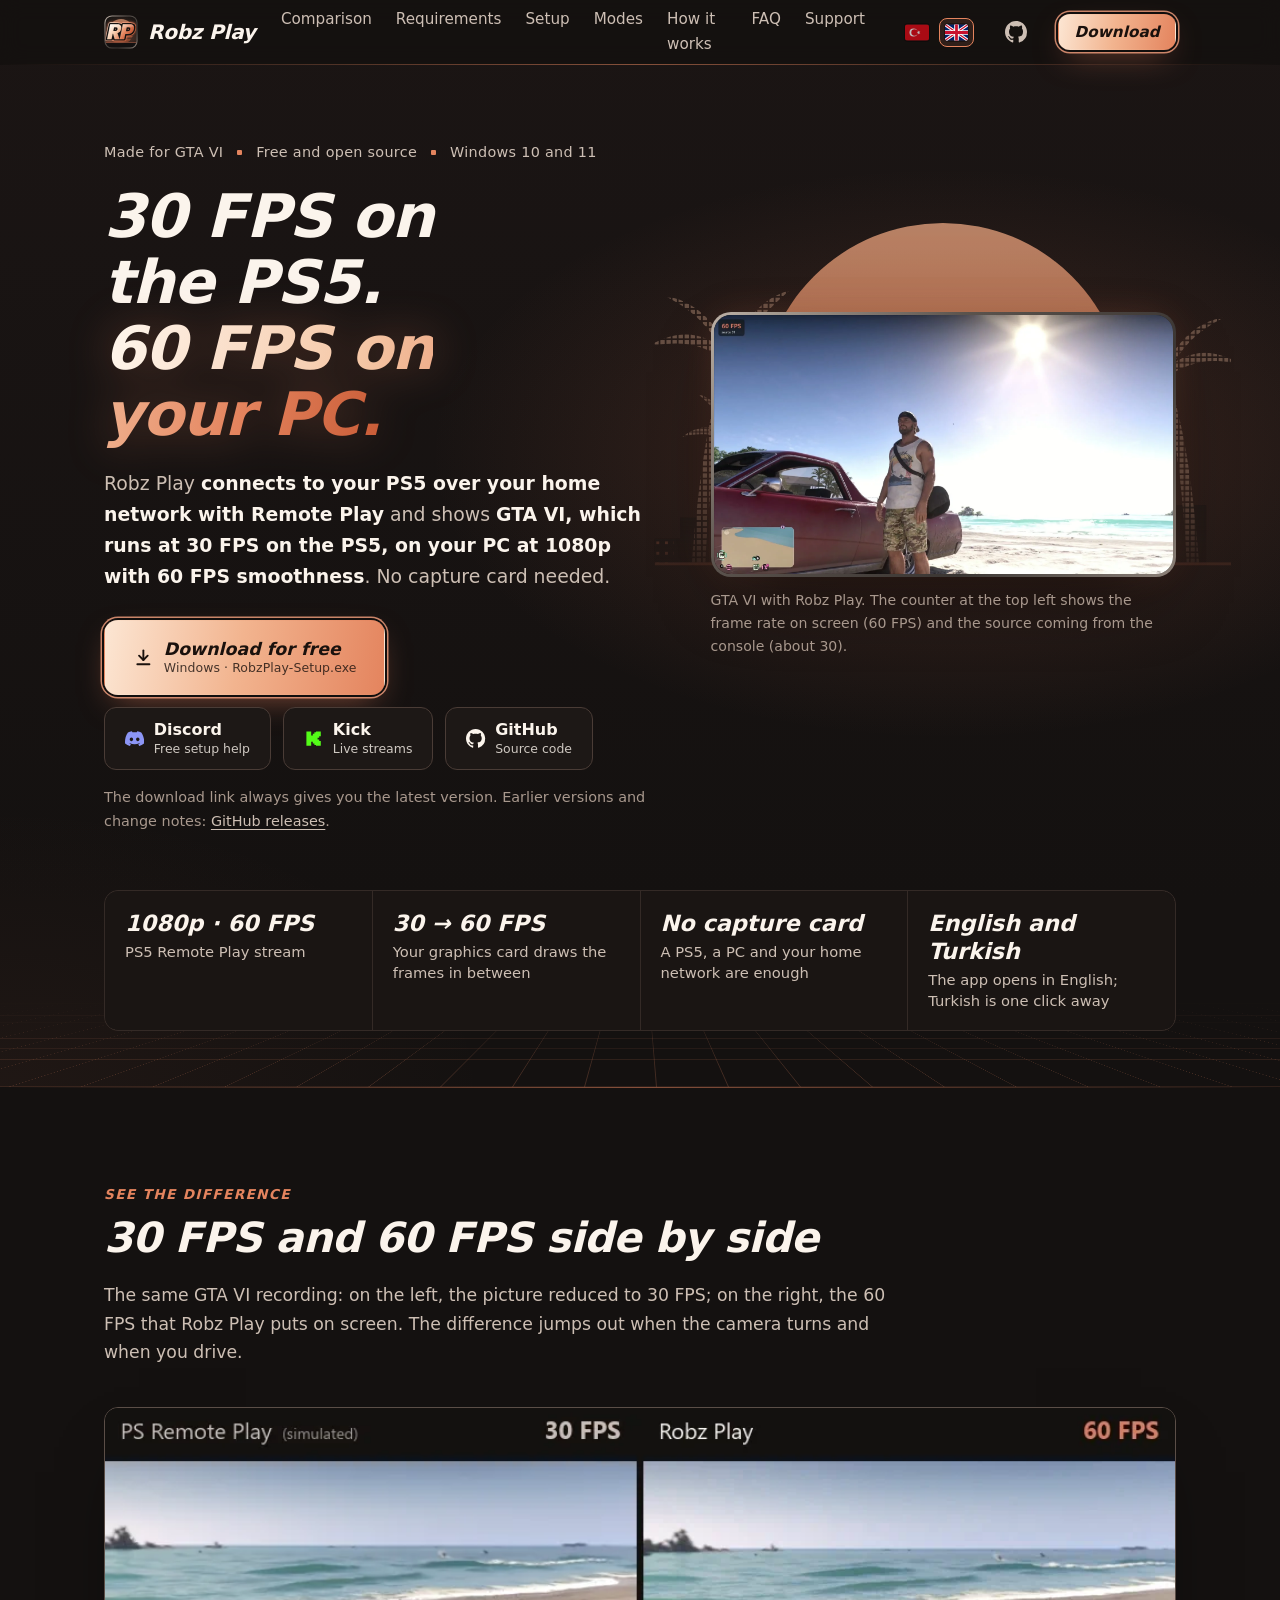
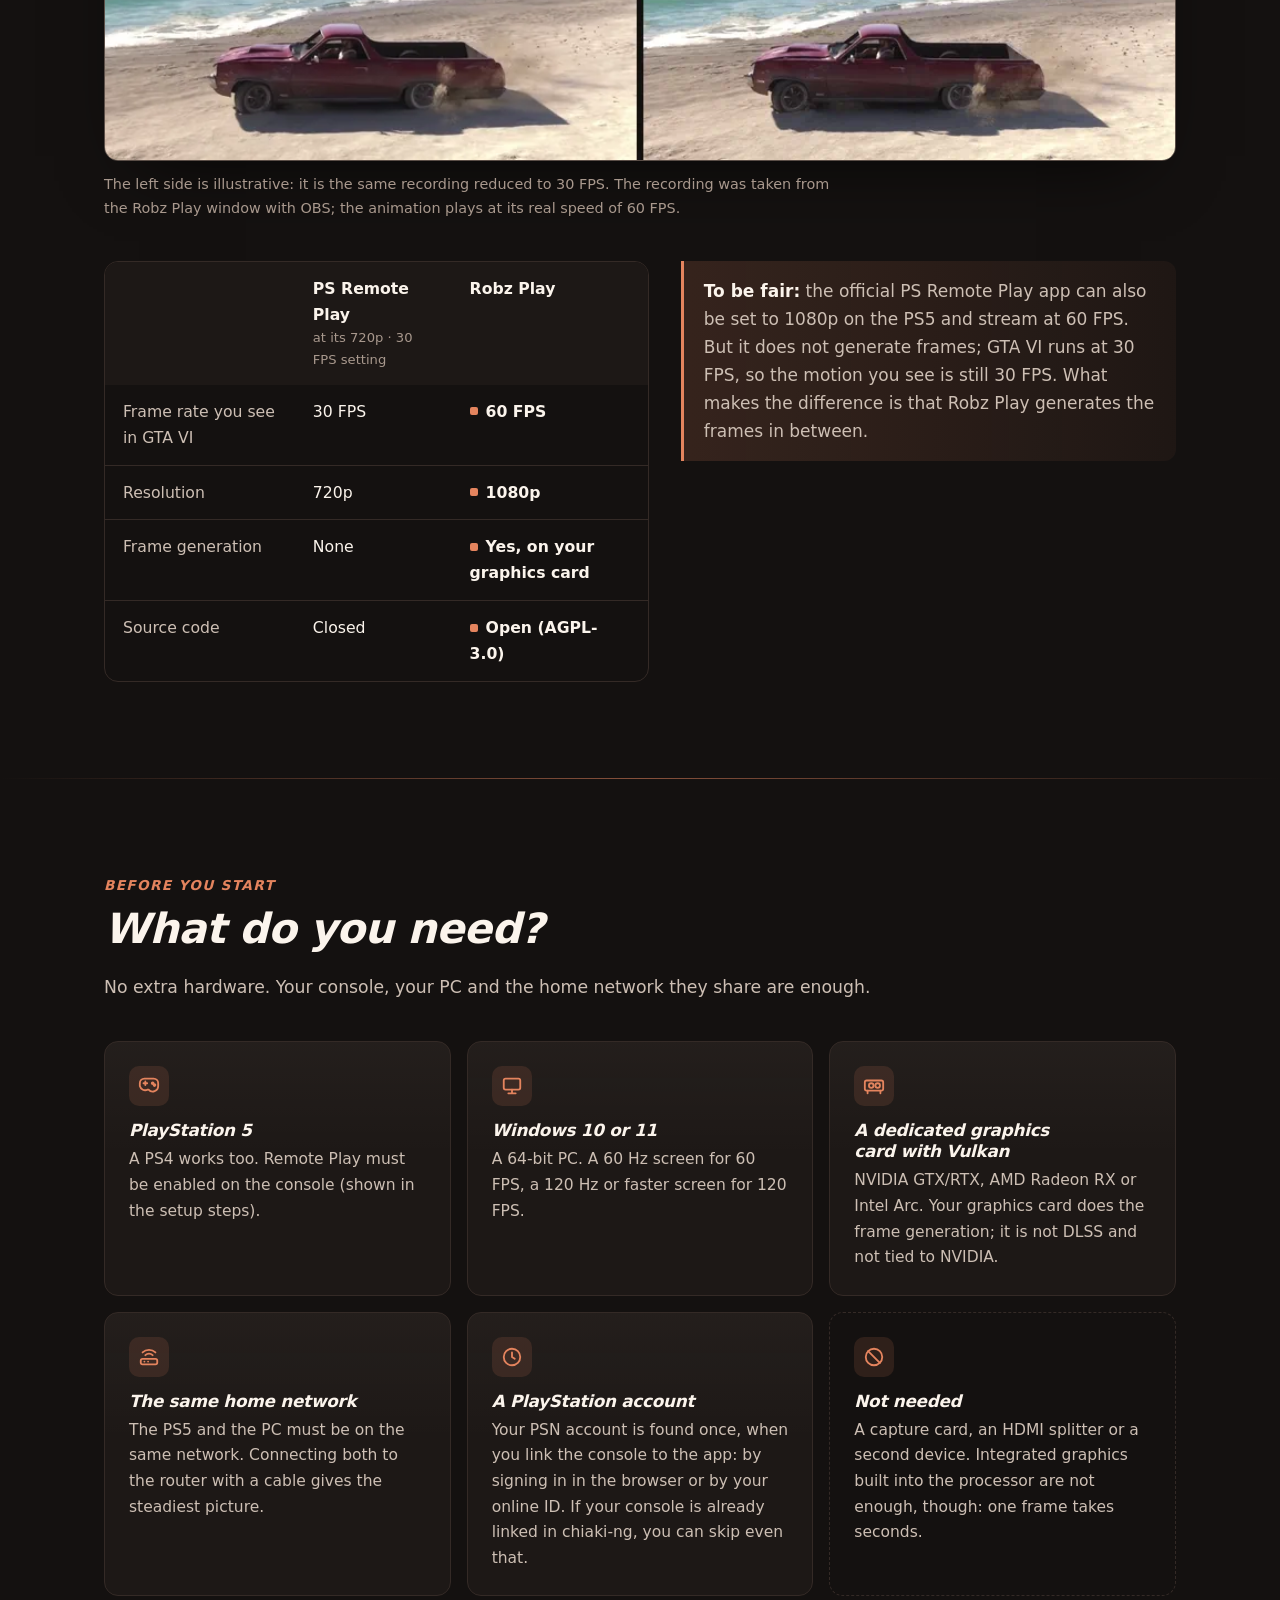
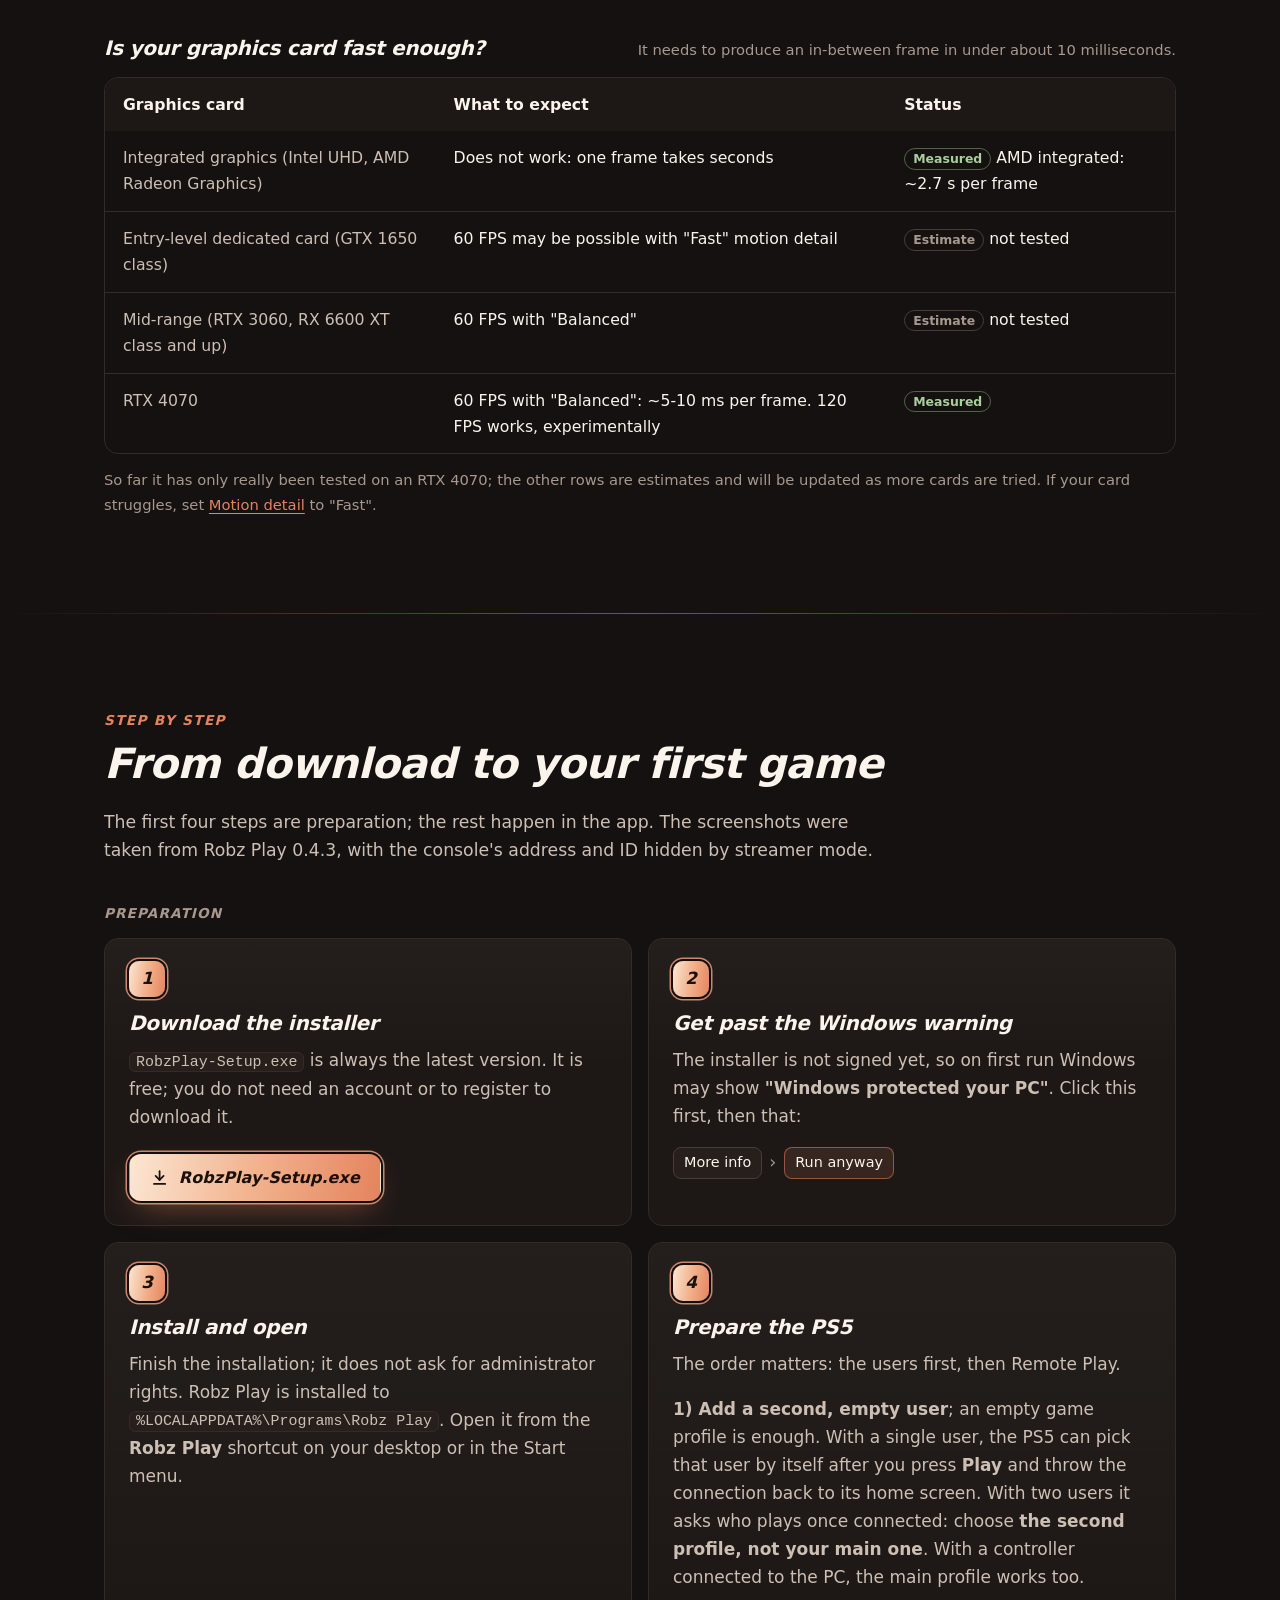
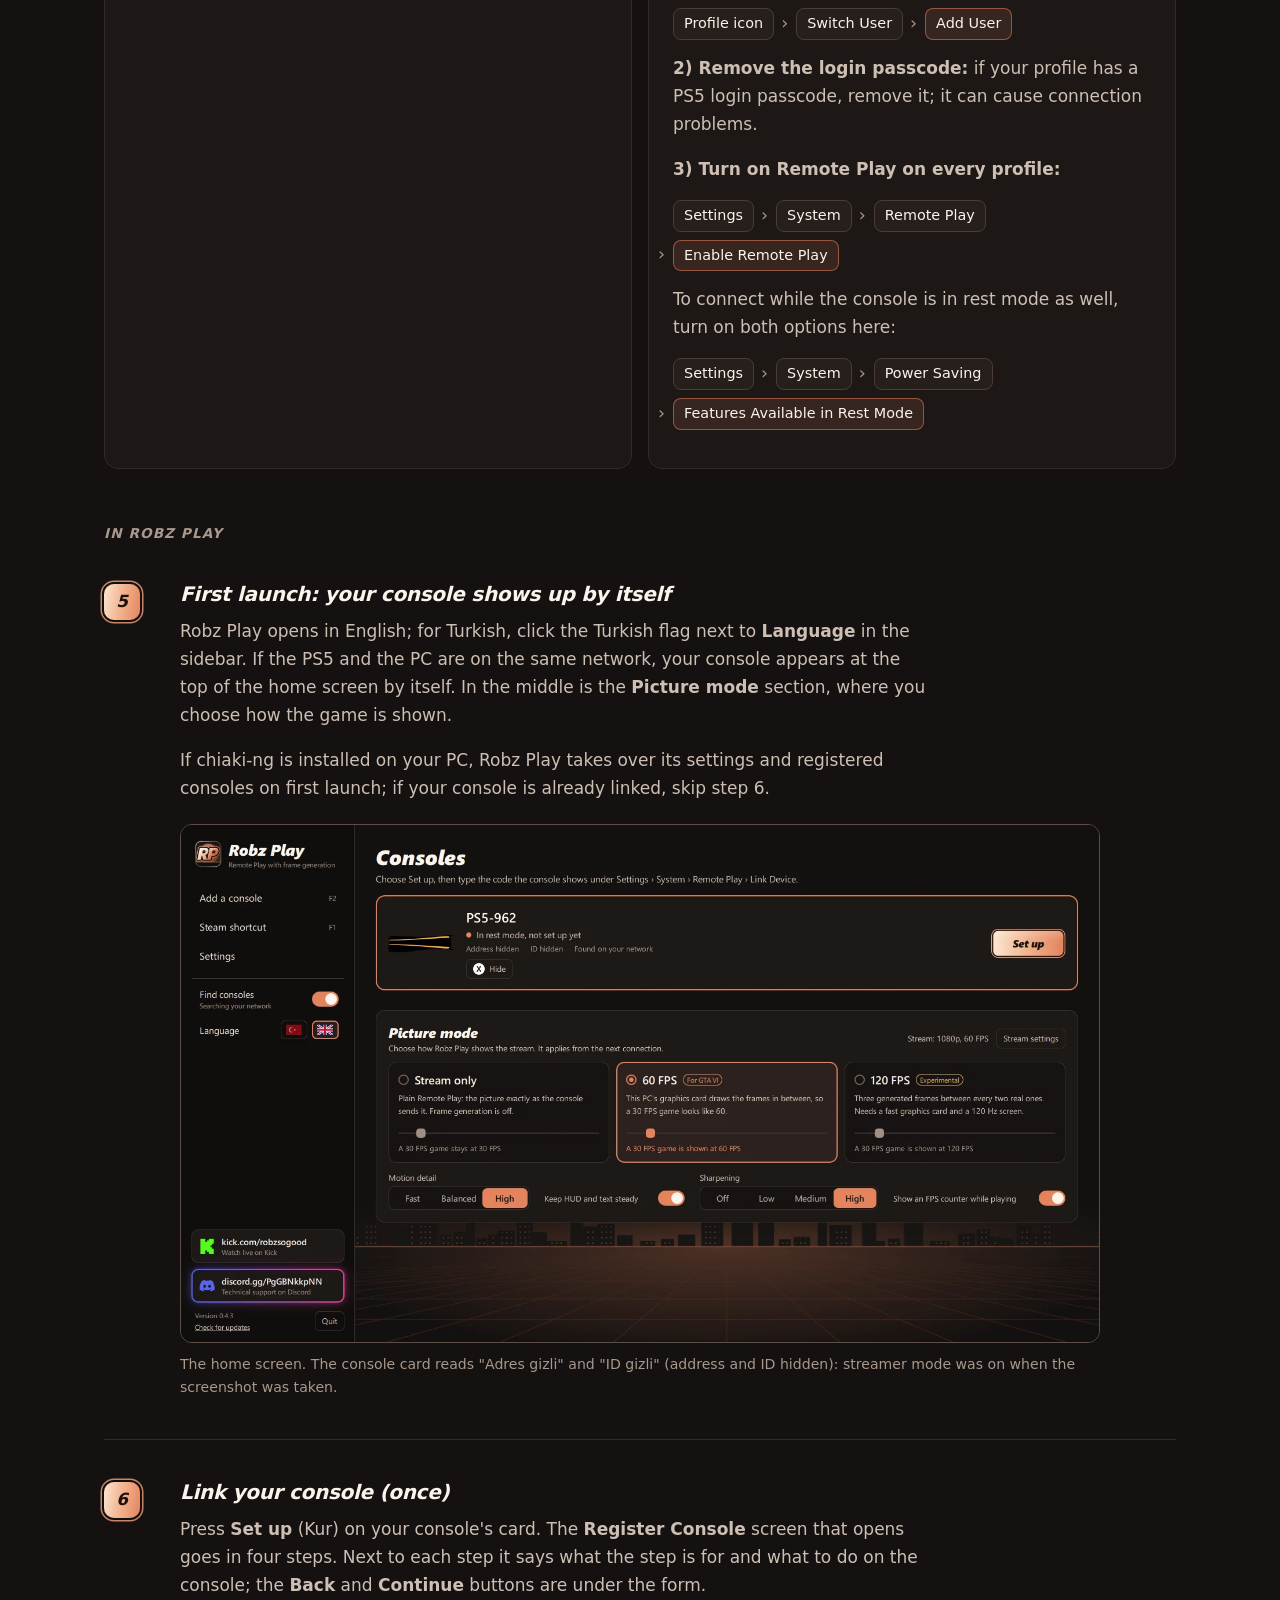
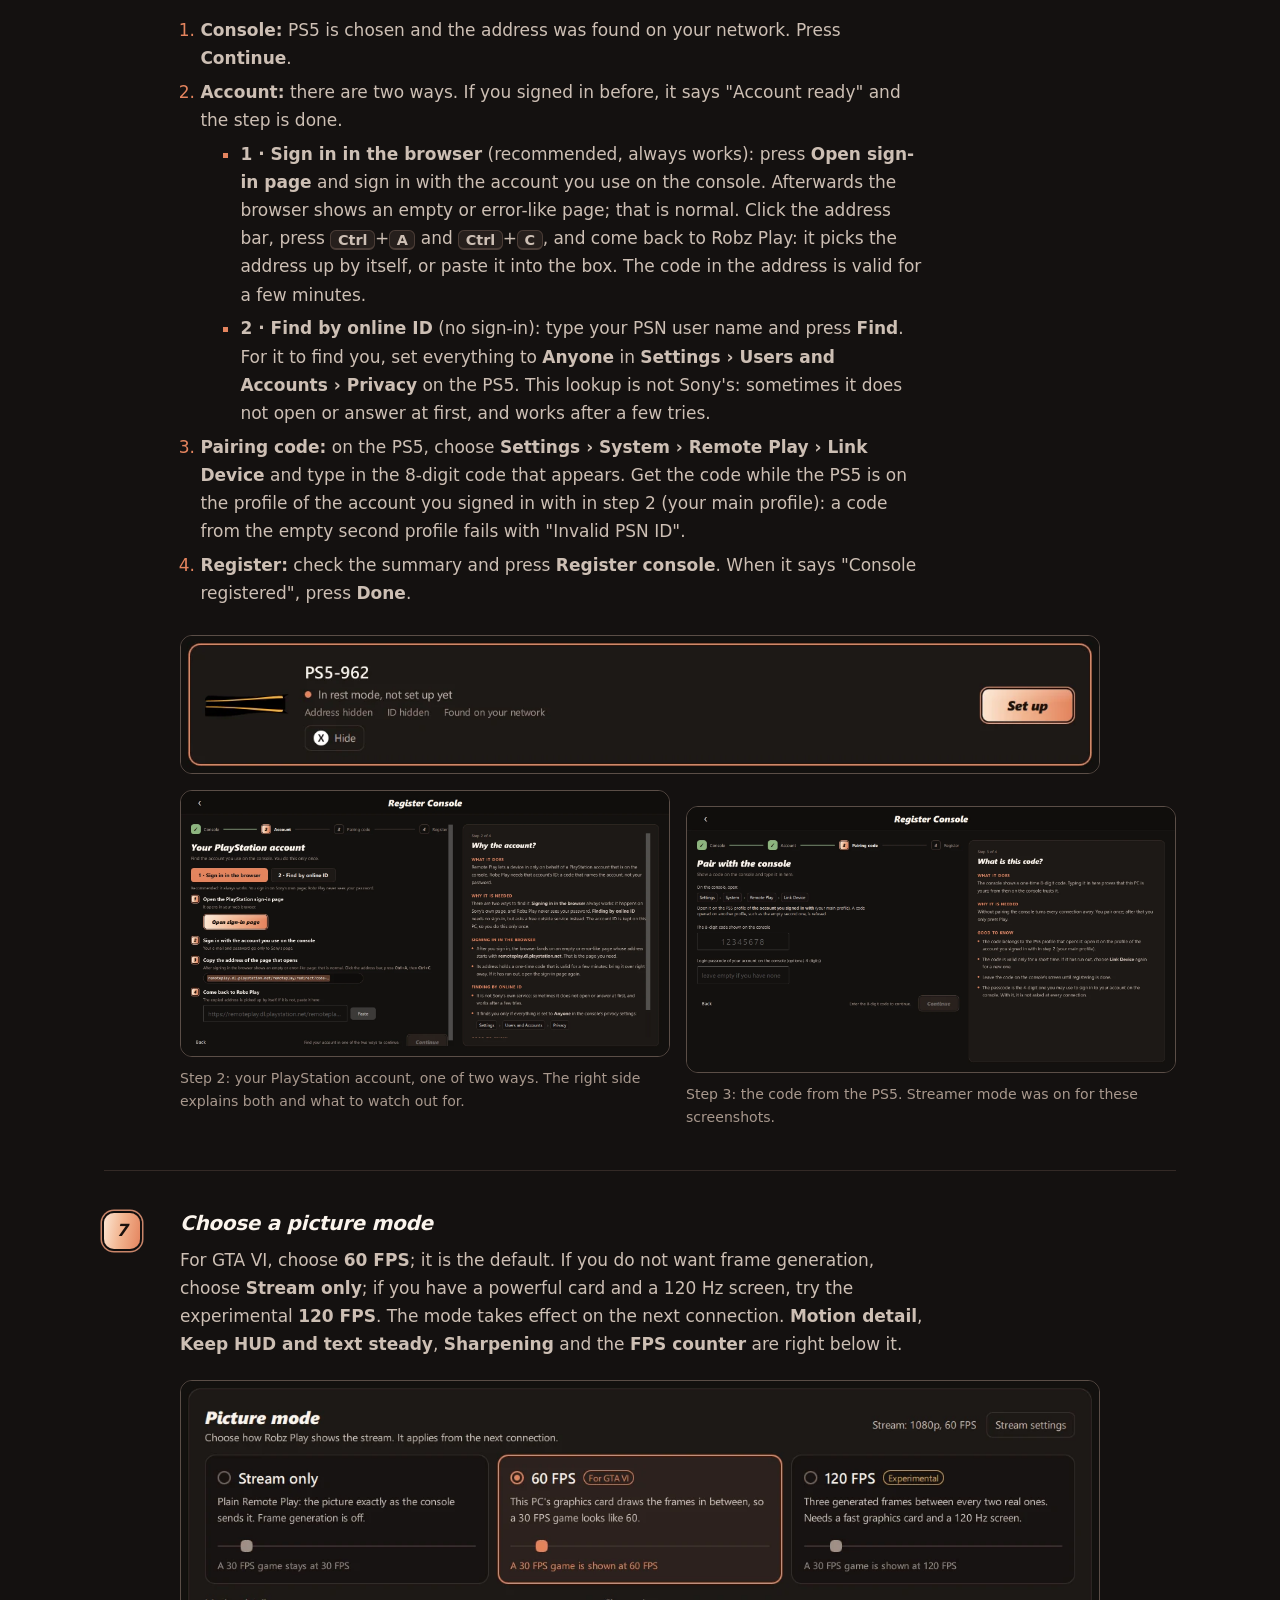
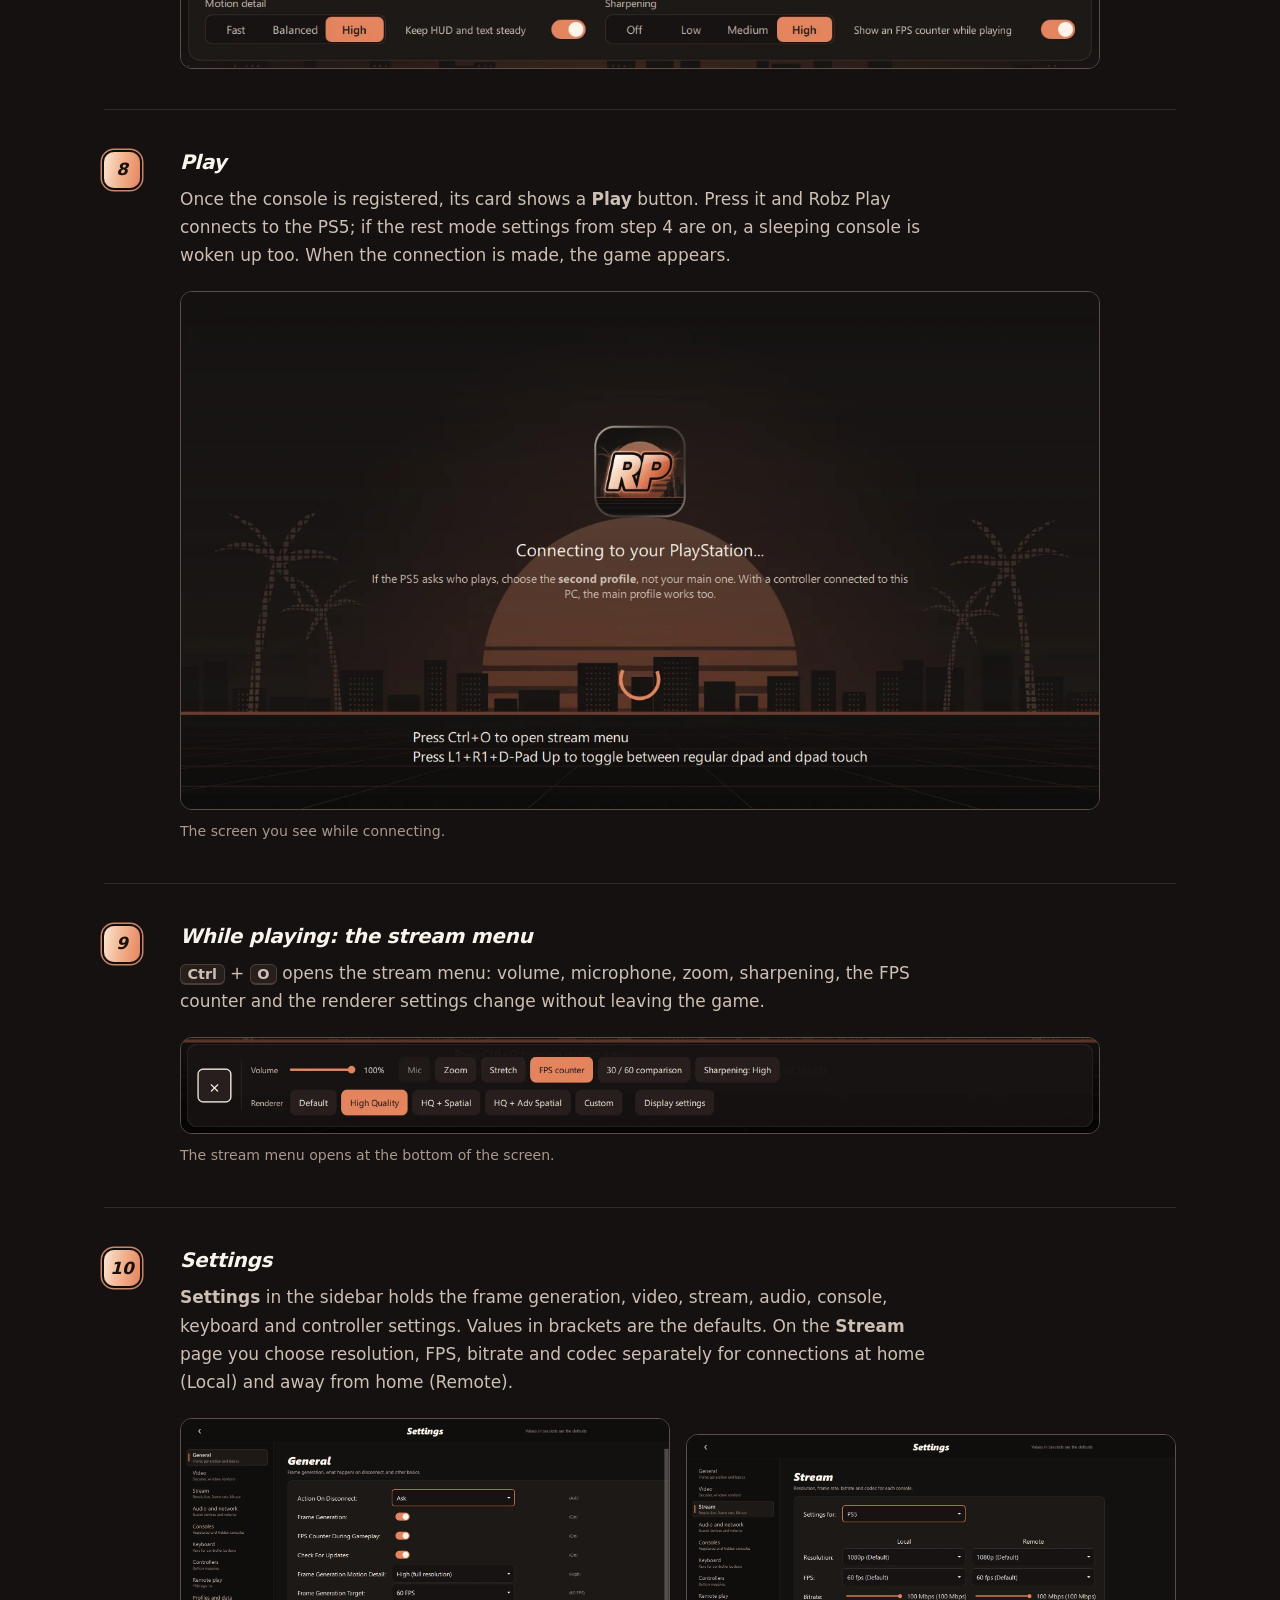
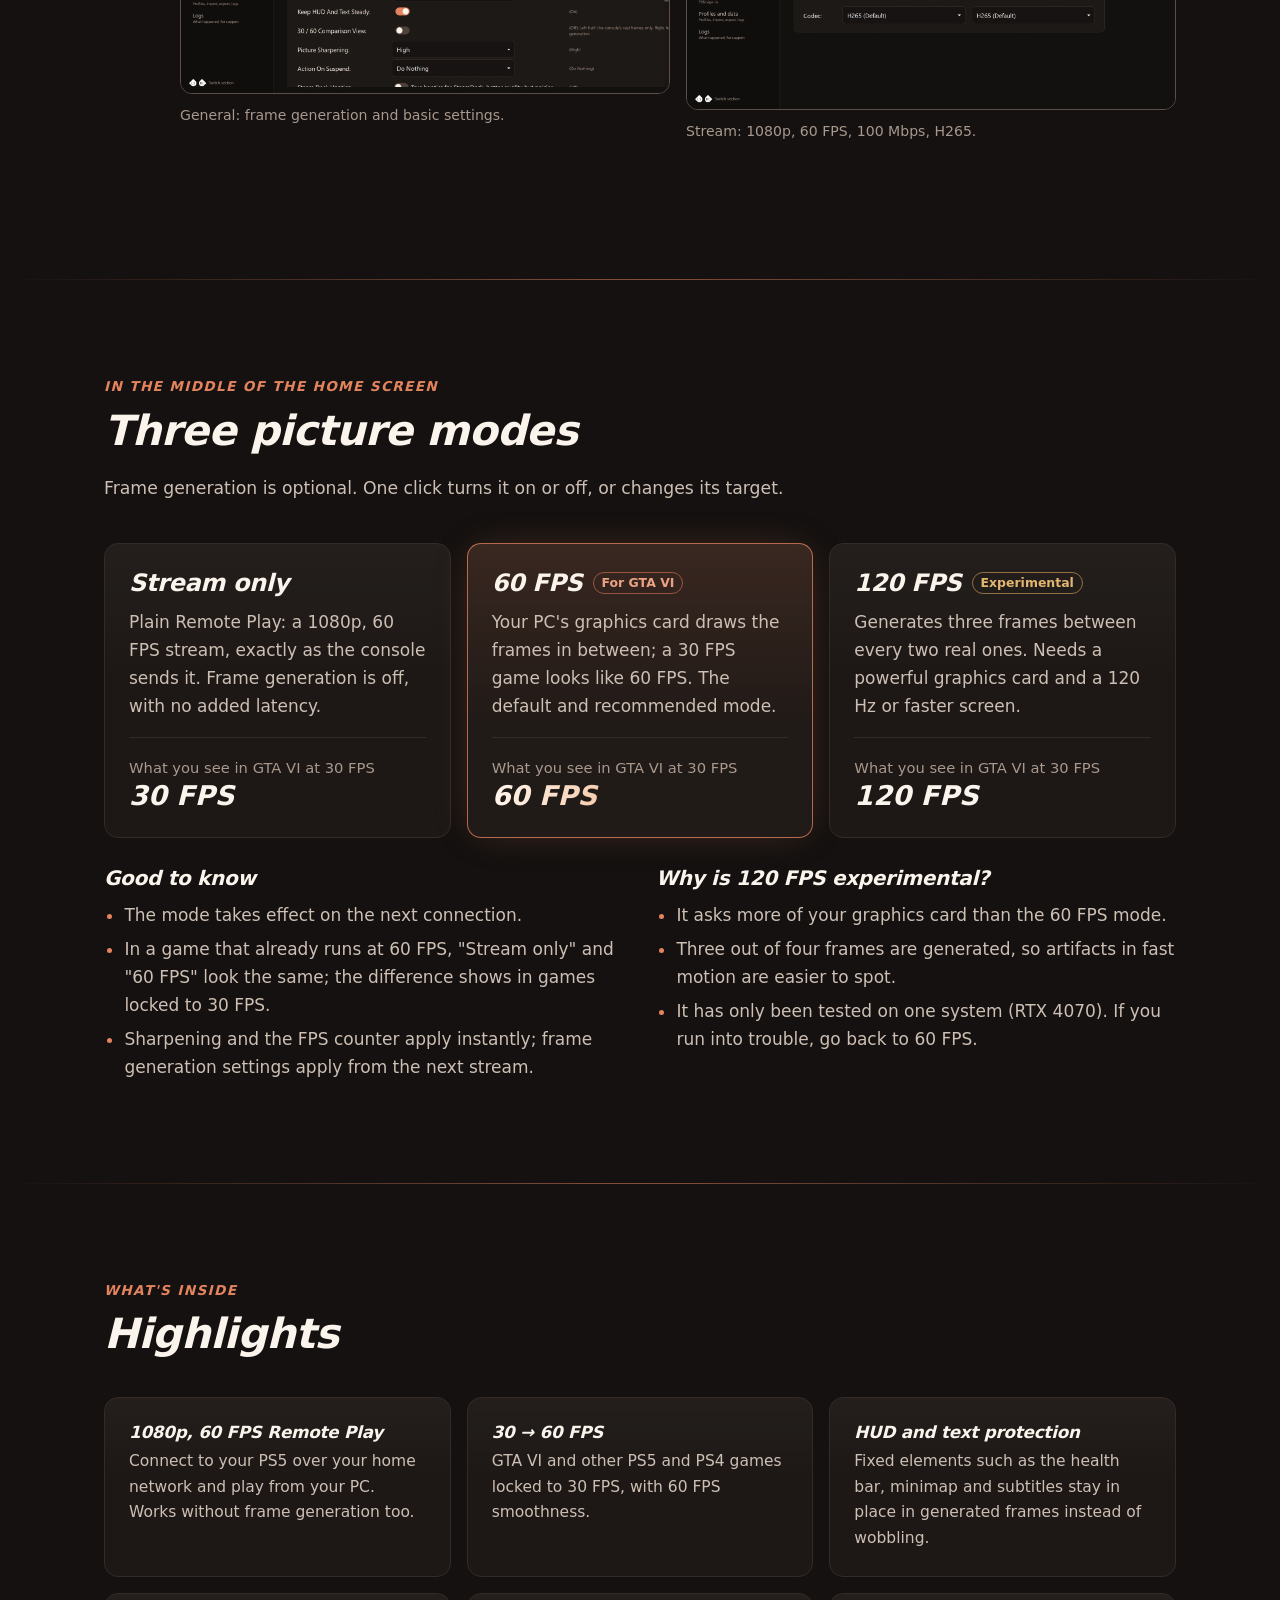
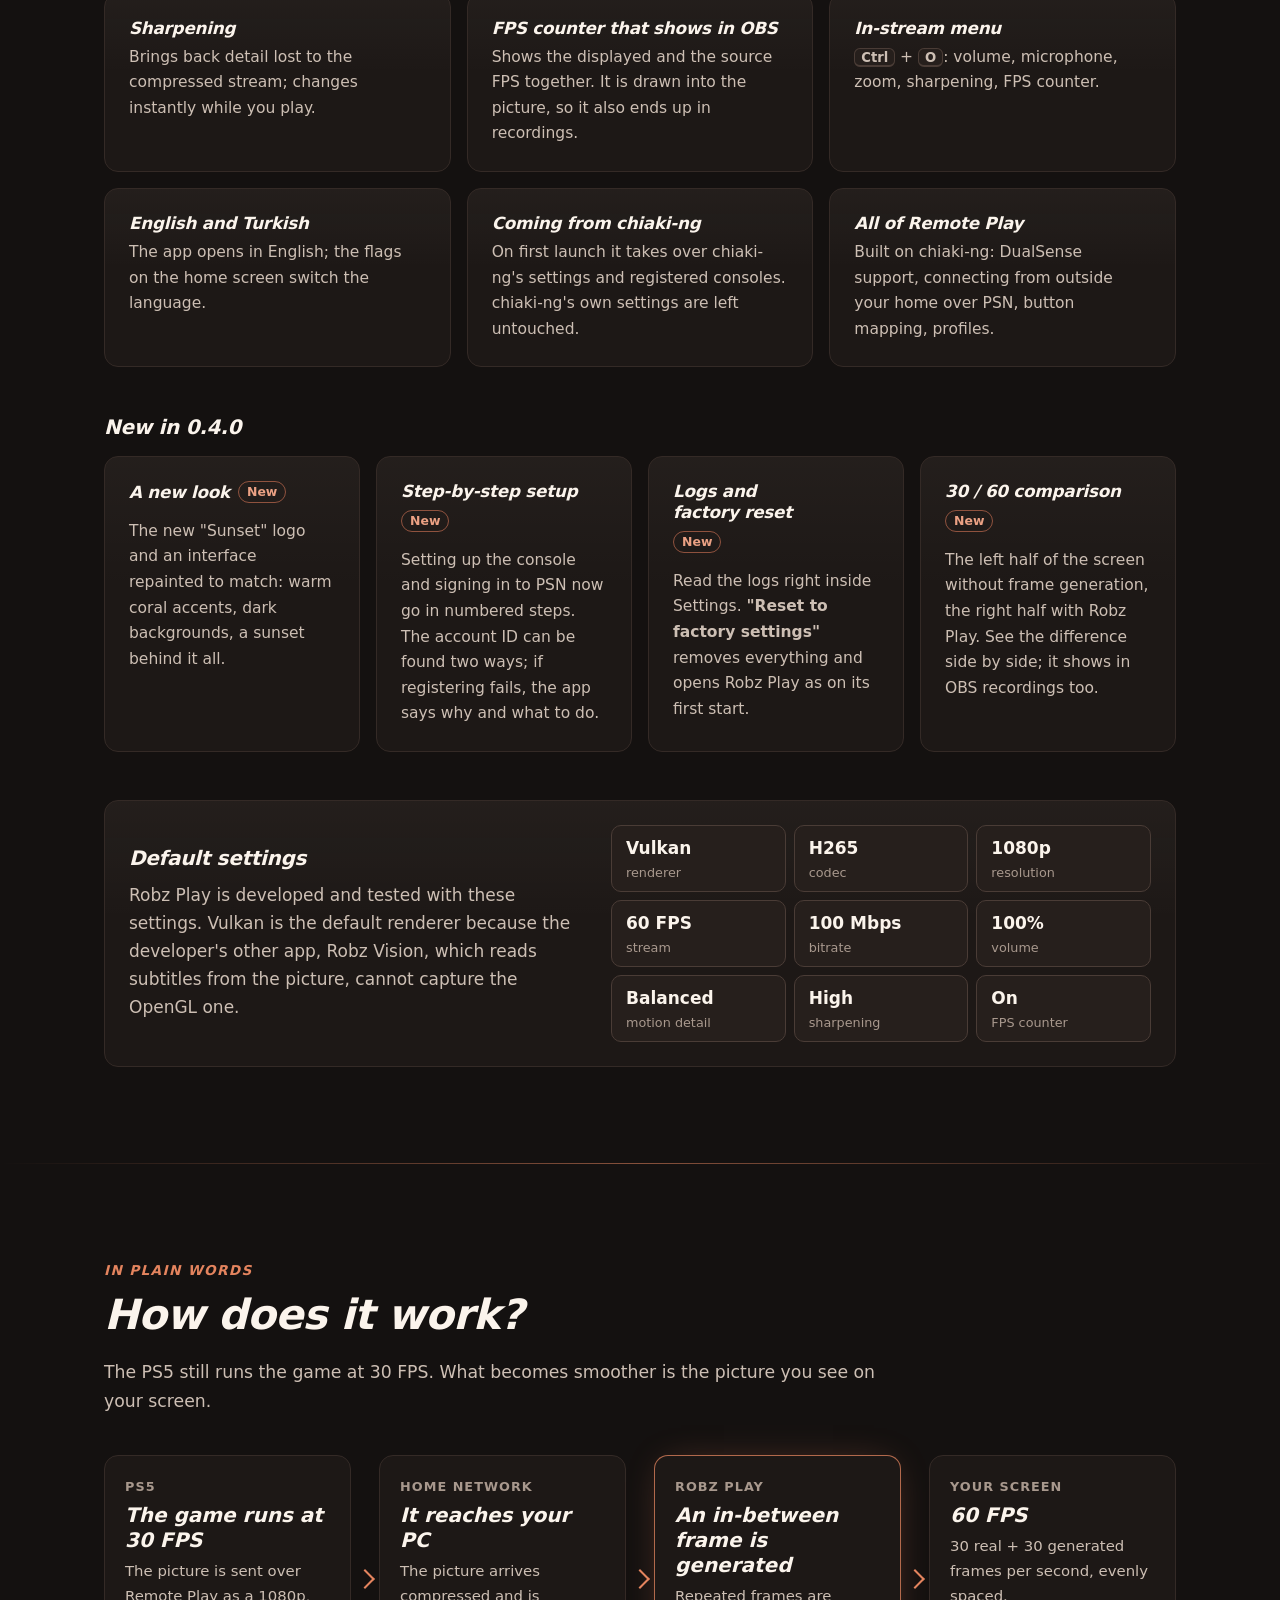
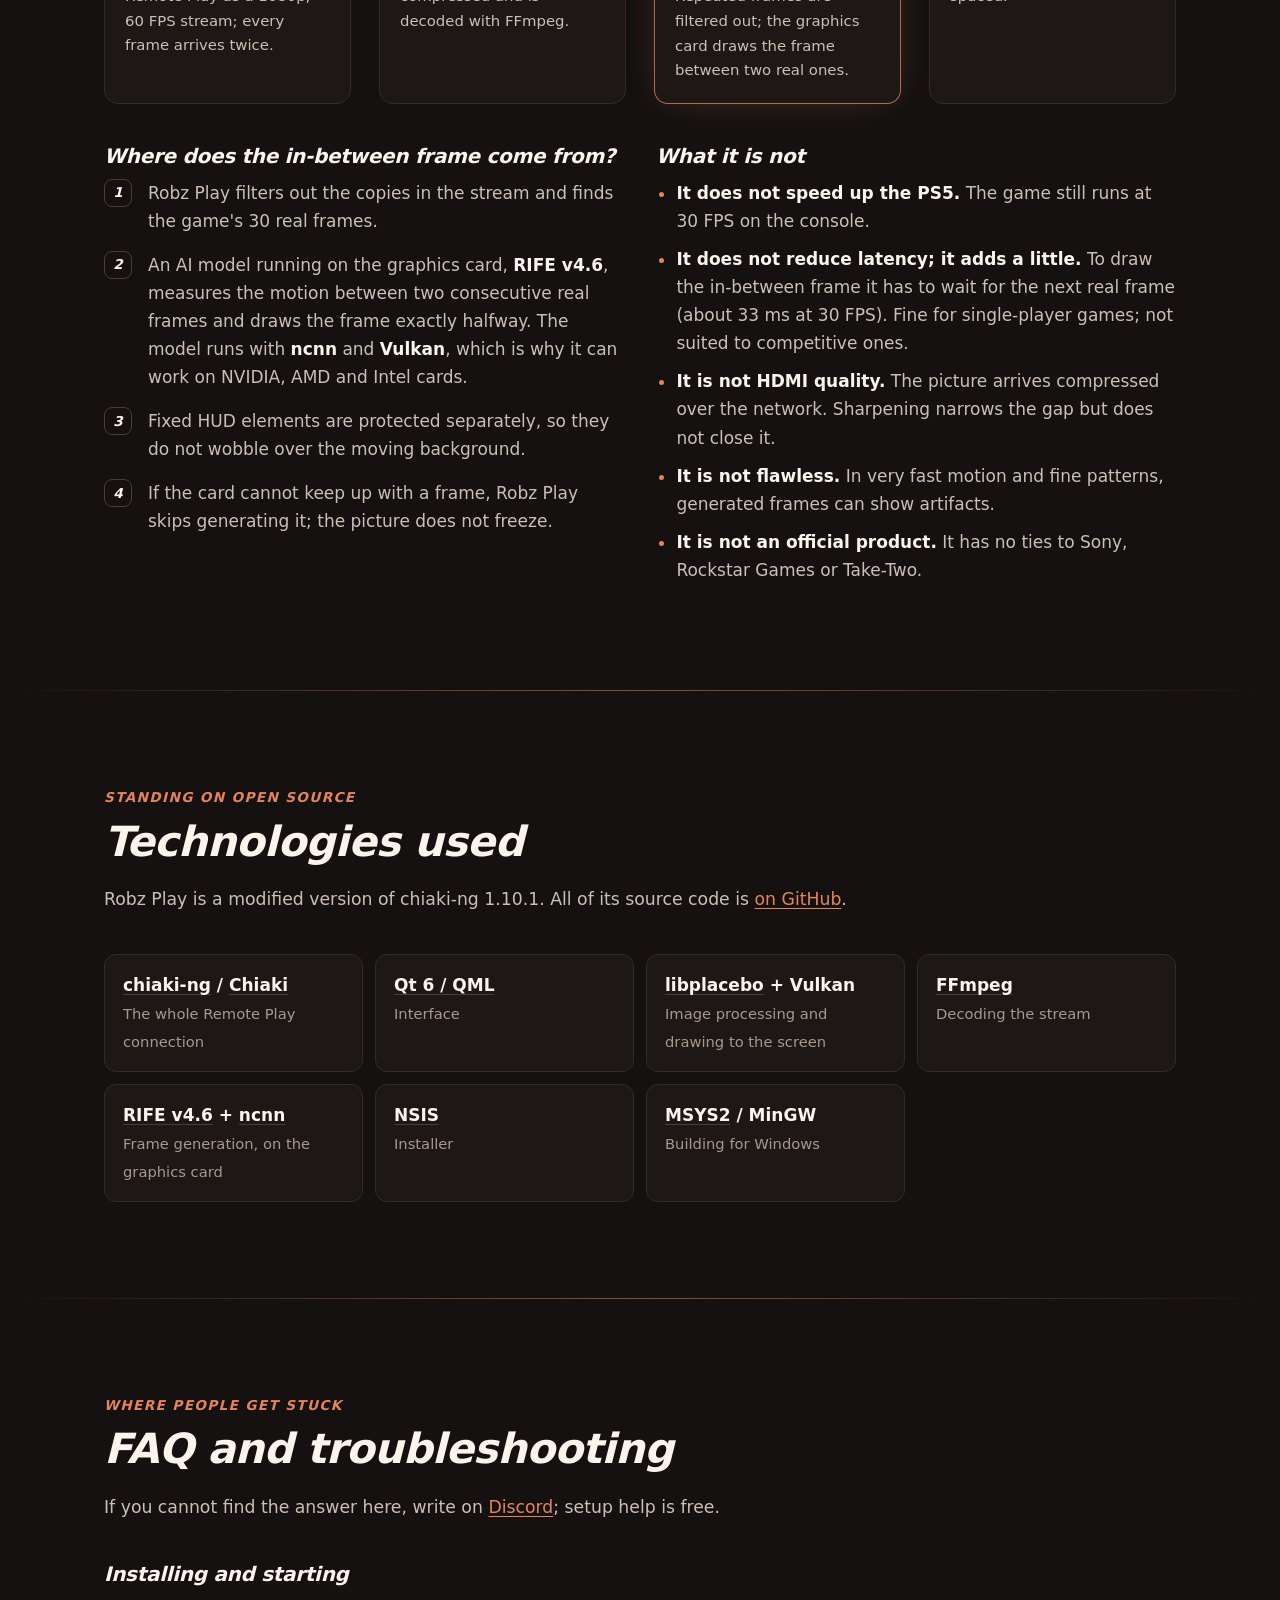
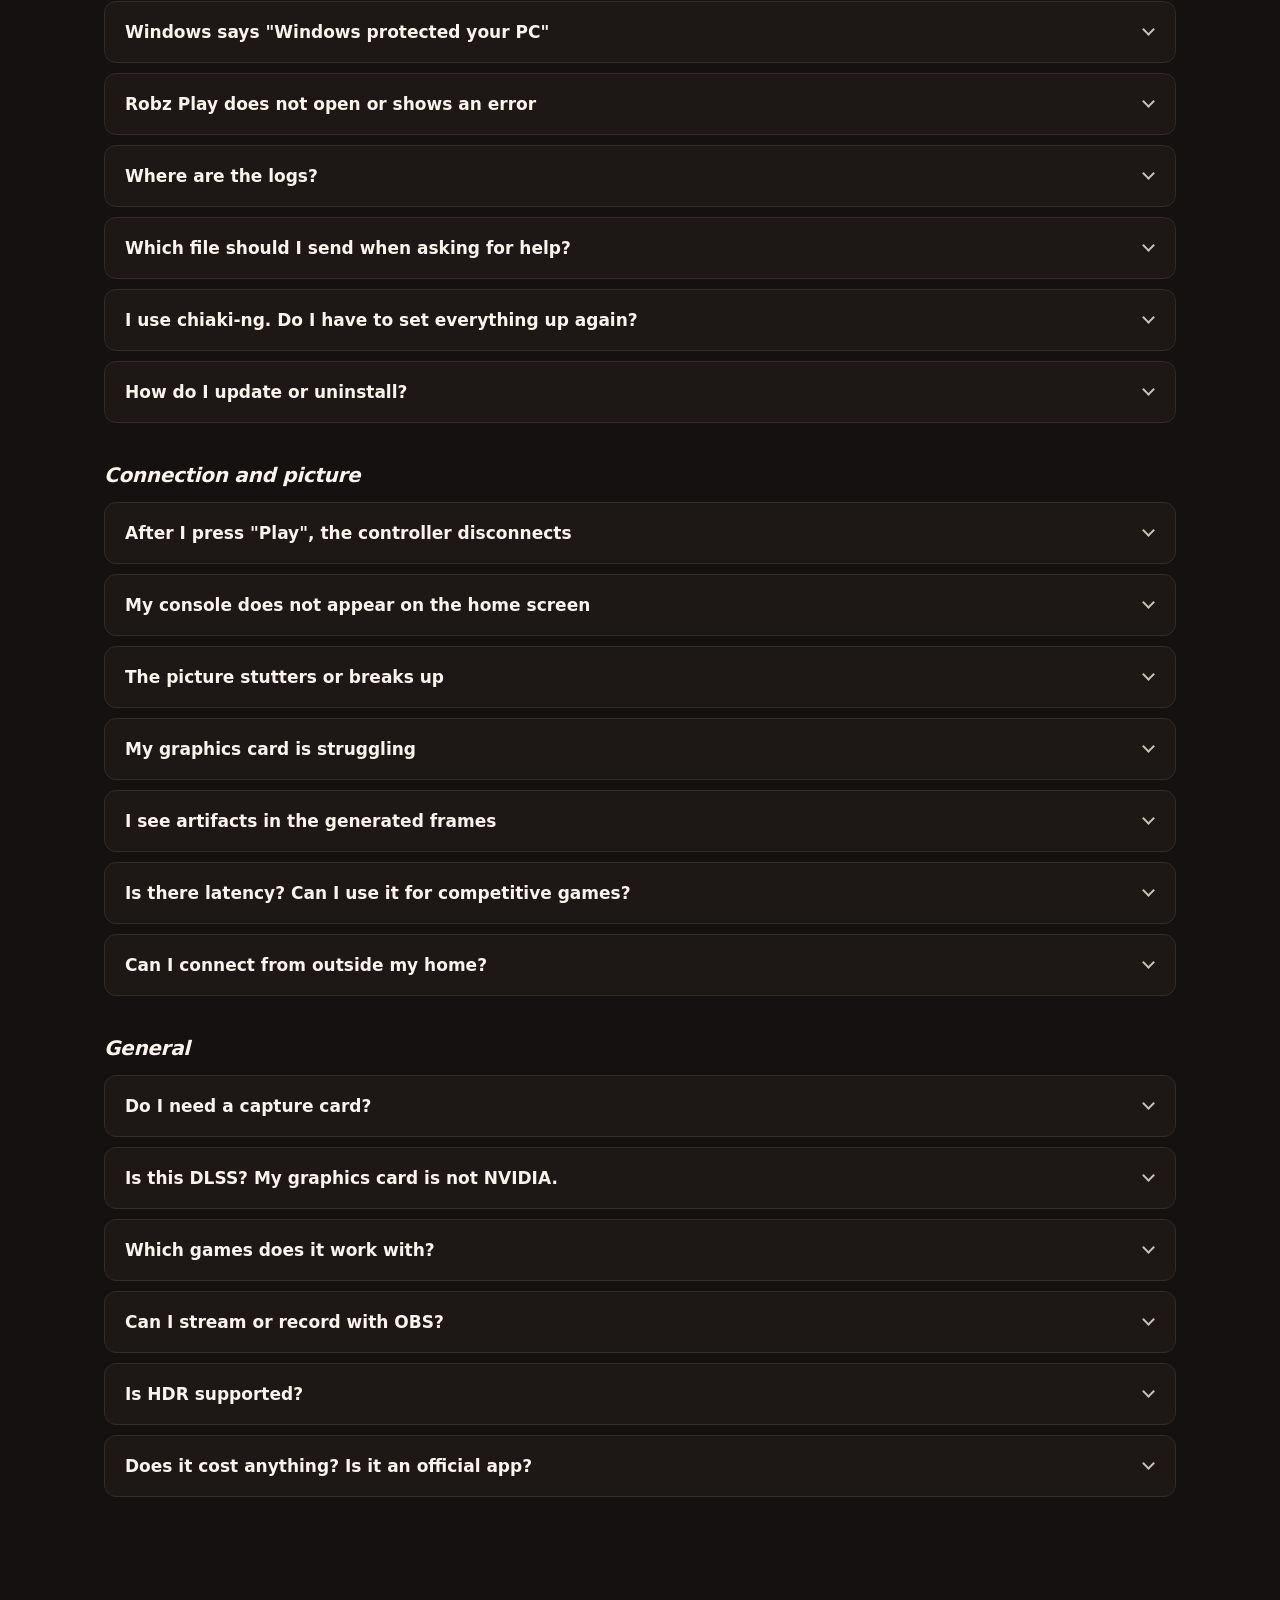
<file: index.html>
<!doctype html>
<html lang="en">
<head>
<meta charset="utf-8">
<meta name="viewport" content="width=device-width, initial-scale=1">
<title>Robz Play · Play GTA VI on your PC at 1080p, 60 FPS</title>
<meta name="description" content="Robz Play is a free, open-source Windows app that connects to your PS5 over your home network with Remote Play. GTA VI runs at 30 FPS on PS5; Robz Play shows it on your PC at 1080p with 60 FPS smoothness. No capture card needed.">
<meta name="theme-color" content="#1F1E1D">
<link rel="icon" href="img/robzplay-kucuk.svg" type="image/svg+xml">
<link rel="icon" href="img/robzplay-32.png" sizes="32x32" type="image/png">
<link rel="apple-touch-icon" href="img/robzplay-180.png">
<link rel="canonical" href="https://kutsalkiremitci.github.io/robz-play/">
<link rel="alternate" hreflang="tr" href="https://kutsalkiremitci.github.io/robz-play/tr/">
<link rel="alternate" hreflang="en" href="https://kutsalkiremitci.github.io/robz-play/">
<link rel="alternate" hreflang="x-default" href="https://kutsalkiremitci.github.io/robz-play/">
<meta property="og:type" content="website">
<meta property="og:locale" content="en_US">
<meta property="og:locale:alternate" content="tr_TR">
<meta property="og:site_name" content="Robz Play">
<meta property="og:title" content="Robz Play · 30 FPS on PS5, 60 FPS on your screen">
<meta property="og:description" content="PS5 Remote Play at 1080p, 60 FPS, plus frame generation. GTA VI at 60 FPS smoothness on your PC. Free, open source, no capture card needed.">
<meta property="og:url" content="https://kutsalkiremitci.github.io/robz-play/">
<meta property="og:image" content="https://kutsalkiremitci.github.io/robz-play/img/robz-play-paylasim-en.jpg">
<meta property="og:image:width" content="1200">
<meta property="og:image:height" content="960">
<meta property="og:image:alt" content="Robz Play promo image: 30 FPS on PS5, 60 FPS on your PC">
<meta name="twitter:card" content="summary_large_image">
<link rel="stylesheet" href="css/site.css">
</head>
<body>
<a class="skip" href="#icerik">Skip to content</a>

<header class="topbar">
  <div class="wrap">
    <a class="brand" href="#" aria-label="Robz Play, top of the page">
      <img src="img/robzplay-kucuk.svg" alt="" width="34" height="34">
      Robz Play
    </a>
    <nav class="nav" aria-label="Sections">
      <a href="#karsilastirma">Comparison</a>
      <a href="#gerekenler">Requirements</a>
      <a href="#kurulum">Setup</a>
      <a href="#modlar">Modes</a>
      <a href="#nasil">How it works</a>
      <a href="#sss">FAQ</a>
      <a href="#destek">Support</a>
    </nav>
    <div class="lang" role="group" aria-label="Language / Dil">
      <a href="tr/" lang="tr" hreflang="tr" aria-label="Türkçe" title="Türkçe" data-lang-switch><img src="img/flag-tr.svg" alt="" width="26" height="17"></a>
      <a href="./" lang="en" hreflang="en" aria-current="page" aria-label="English" title="English"><img src="img/flag-en.svg" alt="" width="26" height="17"></a>
    </div>
    <a class="gh-link" href="https://github.com/kutsalkiremitci/robz-play" aria-label="GitHub: Robz Play source code" title="GitHub: Robz Play source code"><svg viewBox="0 0 16 16" aria-hidden="true"><path fill="currentColor" d="M8 0C3.58 0 0 3.58 0 8c0 3.54 2.29 6.53 5.47 7.59.4.07.55-.17.55-.38 0-.19-.01-.82-.01-1.49-2.01.37-2.53-.49-2.69-.94-.09-.23-.48-.94-.82-1.13-.28-.15-.68-.52-.01-.53.63-.01 1.08.58 1.23.82.72 1.21 1.87.87 2.33.66.07-.52.28-.87.51-1.07-1.78-.2-3.64-.89-3.64-3.95 0-.87.31-1.59.82-2.15-.08-.2-.36-1.02.08-2.12 0 0 .67-.21 2.2.82.64-.18 1.32-.27 2-.27.68 0 1.36.09 2 .27 1.53-1.04 2.2-.82 2.2-.82.44 1.1.16 1.92.08 2.12.51.56.82 1.27.82 2.15 0 3.07-1.87 3.75-3.65 3.95.29.25.54.73.54 1.48 0 1.07-.01 1.93-.01 2.2 0 .21.15.46.55.38A8.013 8.013 0 0 0 16 8c0-4.42-3.58-8-8-8z"/></svg></a>
    <a class="btn btn-primary" href="https://github.com/kutsalkiremitci/robz-play/releases/latest/download/RobzPlay-Setup.exe">Download</a>
  </div>
</header>

<main id="icerik">

<!-- ============ Hero ============ -->
<section class="hero">
  <div class="wrap">
    <div class="hero-grid">
      <div>
        <p class="eyebrow"><span>Made for GTA VI</span><span>Free and open source</span><span>Windows 10 and 11</span></p>
        <h1>30 FPS on <span class="nowrap">the PS5.</span><br><em>60 FPS on <span class="nowrap">your PC.</span></em></h1>
        <p class="lead">Robz Play <strong>connects to your PS5 over your home network with Remote Play</strong> and shows <strong>GTA VI, which runs at 30 FPS on the PS5, on your PC at 1080p with 60 FPS smoothness</strong>. No capture card needed.</p>
        <div class="cta">
          <a class="btn btn-primary btn-lg" href="https://github.com/kutsalkiremitci/robz-play/releases/latest/download/RobzPlay-Setup.exe">
            <svg viewBox="0 0 24 24" fill="none" stroke="currentColor" stroke-width="2.2" stroke-linecap="round" stroke-linejoin="round" aria-hidden="true"><path d="M12 4v11"/><path d="m7 10 5 5 5-5"/><path d="M5 20h14"/></svg>
            <span class="stack">Download for free<small>Windows · RobzPlay-Setup.exe</small></span>
          </a>
          <div class="cta-secondary">
          <a class="btn btn-discord" href="https://discord.gg/PgGBNkkpNN">
            <svg viewBox="0 0 24 24" aria-hidden="true"><path fill="currentColor" d="M20.317 4.37a19.791 19.791 0 0 0-4.885-1.515.074.074 0 0 0-.079.037c-.21.375-.444.864-.608 1.25a18.27 18.27 0 0 0-5.487 0 12.64 12.64 0 0 0-.617-1.25.077.077 0 0 0-.079-.037A19.736 19.736 0 0 0 3.677 4.37a.07.07 0 0 0-.032.027C.533 9.046-.32 13.58.099 18.057a.082.082 0 0 0 .031.057 19.9 19.9 0 0 0 5.993 3.03.078.078 0 0 0 .084-.028 14.09 14.09 0 0 0 1.226-1.994.076.076 0 0 0-.041-.106 13.107 13.107 0 0 1-1.872-.892.077.077 0 0 1-.008-.128 10.2 10.2 0 0 0 .372-.292.074.074 0 0 1 .077-.01c3.928 1.793 8.18 1.793 12.062 0a.074.074 0 0 1 .078.01c.12.098.246.198.373.292a.077.077 0 0 1-.006.127 12.299 12.299 0 0 1-1.873.892.077.077 0 0 0-.041.107c.36.698.772 1.362 1.225 1.993a.076.076 0 0 0 .084.028 19.839 19.839 0 0 0 6.002-3.03.077.077 0 0 0 .032-.054c.5-5.177-.838-9.674-3.549-13.66a.061.061 0 0 0-.031-.03zM8.02 15.33c-1.183 0-2.157-1.085-2.157-2.419 0-1.333.956-2.419 2.157-2.419 1.21 0 2.176 1.096 2.157 2.42 0 1.333-.956 2.418-2.157 2.418zm7.975 0c-1.183 0-2.157-1.085-2.157-2.419 0-1.333.955-2.419 2.157-2.419 1.21 0 2.176 1.096 2.157 2.42 0 1.333-.946 2.418-2.157 2.418z"/></svg>
            <span class="stack">Discord<small>Free setup help</small></span>
          </a>
          <a class="btn btn-kick" href="https://kick.com/robzsogood">
            <svg viewBox="0 0 24 24" aria-hidden="true"><path fill="currentColor" d="M3 3h6v5h2V6h2V4h2V3h6v6h-2v2h-2v2h2v2h2v6h-6v-1h-2v-2h-2v-2H9v5H3z"/></svg>
            <span class="stack">Kick<small>Live streams</small></span>
          </a>
          <a class="btn btn-github" href="https://github.com/kutsalkiremitci/robz-play">
            <svg viewBox="0 0 16 16" aria-hidden="true"><path fill="currentColor" d="M8 0C3.58 0 0 3.58 0 8c0 3.54 2.29 6.53 5.47 7.59.4.07.55-.17.55-.38 0-.19-.01-.82-.01-1.49-2.01.37-2.53-.49-2.69-.94-.09-.23-.48-.94-.82-1.13-.28-.15-.68-.52-.01-.53.63-.01 1.08.58 1.23.82.72 1.21 1.87.87 2.33.66.07-.52.28-.87.51-1.07-1.78-.2-3.64-.89-3.64-3.95 0-.87.31-1.59.82-2.15-.08-.2-.36-1.02.08-2.12 0 0 .67-.21 2.2.82.64-.18 1.32-.27 2-.27.68 0 1.36.09 2 .27 1.53-1.04 2.2-.82 2.2-.82.44 1.1.16 1.92.08 2.12.51.56.82 1.27.82 2.15 0 3.07-1.87 3.75-3.65 3.95.29.25.54.73.54 1.48 0 1.07-.01 1.93-.01 2.2 0 .21.15.46.55.38A8.013 8.013 0 0 0 16 8c0-4.42-3.58-8-8-8z"/></svg>
            <span class="stack">GitHub<small>Source code</small></span>
          </a>
          </div>
        </div>
        <p class="cta-note">The download link always gives you the latest version. Earlier versions and change notes: <a href="https://github.com/kutsalkiremitci/robz-play/releases">GitHub releases</a>.</p>
      </div>

      <figure class="hero-shot">
        <div class="frame">
          <img src="img/gta-vi-60fps.webp" width="1600" height="900" alt="GTA VI with Robz Play: a character standing next to a red car on a beach; the counter at the top left shows 60 FPS and source 31" fetchpriority="high">
        </div>
        <figcaption>GTA VI with Robz Play. The counter at the top left shows the frame rate on screen (60 FPS) and the source coming from the console (about 30).</figcaption>
      </figure>
    </div>

    <ul class="facts" aria-label="At a glance">
      <li><b>1080p · 60 FPS</b><span>PS5 Remote Play stream</span></li>
      <li><b>30 → 60 FPS</b><span>Your graphics card draws the frames in between</span></li>
      <li><b>No capture card</b><span>A PS5, a PC and your home network are enough</span></li>
      <li><b>English and Turkish</b><span>The app opens in English; Turkish is one click away</span></li>
    </ul>
  </div>
</section>

<!-- ============ Comparison ============ -->
<section class="section" id="karsilastirma" aria-labelledby="karsilastirma-baslik">
  <div class="wrap">
    <div class="section-head">
      <span class="kicker">See the difference</span>
      <h2 id="karsilastirma-baslik">30 FPS and 60 FPS side by side</h2>
      <p>The same GTA VI recording: on the left, the picture reduced to 30 FPS; on the right, the 60 FPS that Robz Play puts on screen. The difference jumps out when the camera turns and when you drive.</p>
    </div>

    <figure class="compare-media">
      <img src="img/gta-vi-30-vs-60-en.webp" width="966" height="318" loading="lazy" decoding="async" alt="Animation: on the left, labelled PS Remote Play (simulated), 30 FPS; on the right, labelled Robz Play, 60 FPS; a pickup truck turning on a beach and kicking up dust">
      <figcaption>The left side is illustrative: it is the same recording reduced to 30 FPS. The recording was taken from the Robz Play window with OBS; the animation plays at its real speed of 60 FPS.</figcaption>
    </figure>

    <div class="compare-grid">
      <div class="table-wrap">
        <table>
          <caption class="sr-only">PS Remote Play compared with Robz Play</caption>
          <thead>
            <tr><th scope="col"></th><th scope="col">PS Remote Play<small>at its 720p · 30 FPS setting</small></th><th scope="col">Robz Play</th></tr>
          </thead>
          <tbody>
            <tr><th scope="row">Frame rate you see in GTA VI</th><td>30 FPS</td><td class="win">60 FPS</td></tr>
            <tr><th scope="row">Resolution</th><td>720p</td><td class="win">1080p</td></tr>
            <tr><th scope="row">Frame generation</th><td>None</td><td class="win">Yes, on your graphics card</td></tr>
            <tr><th scope="row">Source code</th><td>Closed</td><td class="win">Open (AGPL-3.0)</td></tr>
          </tbody>
        </table>
      </div>
      <div class="note">
        <p><strong>To be fair:</strong> the official PS Remote Play app can also be set to 1080p on the PS5 and stream at 60 FPS. But it does not generate frames; GTA VI runs at 30 FPS, so the motion you see is still 30 FPS. What makes the difference is that Robz Play generates the frames in between.</p>
      </div>
    </div>
  </div>
</section>

<!-- ============ Requirements ============ -->
<section class="section" id="gerekenler" aria-labelledby="gerekenler-baslik">
  <div class="wrap">
    <div class="section-head">
      <span class="kicker">Before you start</span>
      <h2 id="gerekenler-baslik">What do you need?</h2>
      <p>No extra hardware. Your console, your PC and the home network they share are enough.</p>
    </div>

    <div class="req-grid">
      <div class="card req">
        <div class="ico"><svg viewBox="0 0 24 24" fill="none" stroke="currentColor" stroke-width="2" stroke-linecap="round" stroke-linejoin="round" aria-hidden="true"><path d="M6 9h4M8 7v4"/><circle cx="16" cy="9" r="1"/><circle cx="18" cy="11" r="1"/><path d="M7 4h10a5 5 0 0 1 5 5v3a6 6 0 0 1-10.5 4h-1A6 6 0 0 1 2 12V9a5 5 0 0 1 5-5z"/></svg></div>
        <h3>PlayStation 5</h3>
        <p>A PS4 works too. Remote Play must be enabled on the console (shown in the setup steps).</p>
      </div>
      <div class="card req">
        <div class="ico"><svg viewBox="0 0 24 24" fill="none" stroke="currentColor" stroke-width="2" stroke-linecap="round" stroke-linejoin="round" aria-hidden="true"><rect x="3" y="4" width="18" height="12" rx="2"/><path d="M8 20h8M12 16v4"/></svg></div>
        <h3>Windows 10 or 11</h3>
        <p>A 64-bit PC. A 60 Hz screen for 60 FPS, a 120 Hz or faster screen for 120 FPS.</p>
      </div>
      <div class="card req">
        <div class="ico"><svg viewBox="0 0 24 24" fill="none" stroke="currentColor" stroke-width="2" stroke-linecap="round" stroke-linejoin="round" aria-hidden="true"><rect x="2" y="6" width="20" height="11" rx="2"/><circle cx="9" cy="11.5" r="2.5"/><circle cx="16" cy="11.5" r="2.5"/><path d="M5 17v3M19 17v3"/></svg></div>
        <h3>A dedicated graphics card with Vulkan</h3>
        <p>NVIDIA GTX/RTX, AMD Radeon RX or Intel Arc. Your graphics card does the frame generation; it is not DLSS and not tied to NVIDIA.</p>
      </div>
      <div class="card req">
        <div class="ico"><svg viewBox="0 0 24 24" fill="none" stroke="currentColor" stroke-width="2" stroke-linecap="round" stroke-linejoin="round" aria-hidden="true"><rect x="3" y="14" width="18" height="6" rx="2"/><path d="M7 17h.01M11 17h.01"/><path d="M8 10a6 6 0 0 1 8 0M5 7a10 10 0 0 1 14 0"/></svg></div>
        <h3>The same home network</h3>
        <p>The PS5 and the PC must be on the same network. Connecting both to the router with a cable gives the steadiest picture.</p>
      </div>
      <div class="card req">
        <div class="ico"><svg viewBox="0 0 24 24" fill="none" stroke="currentColor" stroke-width="2" stroke-linecap="round" stroke-linejoin="round" aria-hidden="true"><circle cx="12" cy="12" r="9"/><path d="M12 7v5l3 2"/></svg></div>
        <h3>A PlayStation account</h3>
        <p>Your PSN account is found once, when you link the console to the app: by signing in in the browser or by your online ID. If your console is already linked in chiaki-ng, you can skip even that.</p>
      </div>
      <div class="card req no">
        <div class="ico"><svg viewBox="0 0 24 24" fill="none" stroke="currentColor" stroke-width="2" stroke-linecap="round" stroke-linejoin="round" aria-hidden="true"><circle cx="12" cy="12" r="9"/><path d="M5.6 5.6l12.8 12.8"/></svg></div>
        <h3>Not needed</h3>
        <p>A capture card, an HDMI splitter or a second device. Integrated graphics built into the processor are not enough, though: one frame takes seconds.</p>
      </div>
    </div>

    <div class="gpu-head">
      <h3>Is your graphics card fast enough?</h3>
      <p>It needs to produce an in-between frame in under about 10 milliseconds.</p>
    </div>
    <div class="table-wrap">
      <table>
        <thead>
          <tr><th scope="col">Graphics card</th><th scope="col">What to expect</th><th scope="col">Status</th></tr>
        </thead>
        <tbody>
          <tr><th scope="row">Integrated graphics (Intel UHD, AMD Radeon Graphics)</th><td>Does not work: one frame takes seconds</td><td><span class="tag tag-ok">Measured</span> AMD integrated: ~2.7 s per frame</td></tr>
          <tr><th scope="row">Entry-level dedicated card (GTX 1650 class)</th><td>60 FPS may be possible with "Fast" motion detail</td><td><span class="tag tag-guess">Estimate</span> not tested</td></tr>
          <tr><th scope="row">Mid-range (RTX 3060, RX 6600 XT class and up)</th><td>60 FPS with "Balanced"</td><td><span class="tag tag-guess">Estimate</span> not tested</td></tr>
          <tr><th scope="row">RTX 4070</th><td>60 FPS with "Balanced": ~5-10 ms per frame. 120 FPS works, experimentally</td><td><span class="tag tag-ok">Measured</span></td></tr>
        </tbody>
      </table>
    </div>
    <p class="small-note">So far it has only really been tested on an RTX 4070; the other rows are estimates and will be updated as more cards are tried. If your card struggles, set <a href="#sss">Motion detail</a> to "Fast".</p>
  </div>
</section>

<!-- ============ Setup ============ -->
<section class="section" id="kurulum" aria-labelledby="kurulum-baslik">
  <div class="wrap">
    <div class="section-head">
      <span class="kicker">Step by step</span>
      <h2 id="kurulum-baslik">From download to your first game</h2>
      <p>The first four steps are preparation; the rest happen in the app. The screenshots were taken from Robz Play 0.4.3, with the console's address and ID hidden by streamer mode.</p>
    </div>

    <h3 class="subhead">Preparation</h3>
    <ol class="steps prep">
      <li class="card">
        <span class="num" aria-hidden="true">1</span>
        <h3>Download the installer</h3>
        <p><code>RobzPlay-Setup.exe</code> is always the latest version. It is free; you do not need an account or to register to download it.</p>
        <a class="btn btn-primary" href="https://github.com/kutsalkiremitci/robz-play/releases/latest/download/RobzPlay-Setup.exe">
          <svg viewBox="0 0 24 24" fill="none" stroke="currentColor" stroke-width="2.2" stroke-linecap="round" stroke-linejoin="round" aria-hidden="true"><path d="M12 4v11"/><path d="m7 10 5 5 5-5"/><path d="M5 20h14"/></svg>
          RobzPlay-Setup.exe
        </a>
      </li>
      <li class="card">
        <span class="num" aria-hidden="true">2</span>
        <h3>Get past the Windows warning</h3>
        <p>The installer is not signed yet, so on first run Windows may show <strong>"Windows protected your PC"</strong>. Click this first, then that:</p>
        <ol class="path" aria-label="To get past the warning">
          <li>More info</li>
          <li>Run anyway</li>
        </ol>
      </li>
      <li class="card">
        <span class="num" aria-hidden="true">3</span>
        <h3>Install and open</h3>
        <p>Finish the installation; it does not ask for administrator rights. Robz Play is installed to <code>%LOCALAPPDATA%\Programs\Robz Play</code>. Open it from the <strong>Robz Play</strong> shortcut on your desktop or in the Start menu.</p>
      </li>
      <li class="card">
        <span class="num" aria-hidden="true">4</span>
        <h3>Prepare the PS5</h3>
        <p>The order matters: the users first, then Remote Play.</p>
        <p><strong>1) Add a second, empty user</strong>; an empty game profile is enough. With a single user, the PS5 can pick that user by itself after you press <strong>Play</strong> and throw the connection back to its home screen. With two users it asks who plays once connected: choose <strong>the second profile, not your main one</strong>. With a controller connected to the PC, the main profile works too.</p>
        <ol class="path" aria-label="Adding a user">
          <li>Profile icon</li><li>Switch User</li><li>Add User</li>
        </ol>
        <p><strong>2) Remove the login passcode:</strong> if your profile has a PS5 login passcode, remove it; it can cause connection problems.</p>
        <p><strong>3) Turn on Remote Play on every profile:</strong></p>
        <ol class="path" aria-label="PS5 menu path">
          <li>Settings</li><li>System</li><li>Remote Play</li><li>Enable Remote Play</li>
        </ol>
        <p>To connect while the console is in rest mode as well, turn on both options here:</p>
        <ol class="path" aria-label="Rest mode settings">
          <li>Settings</li><li>System</li><li>Power Saving</li><li>Features Available in Rest Mode</li>
        </ol>
      </li>
    </ol>

    <h3 class="subhead subhead-gap">In Robz Play</h3>
    <ol class="steps" start="5">
      <li class="flow-step">
        <span class="num" aria-hidden="true">5</span>
        <div class="flow-text">
          <h3>First launch: your console shows up by itself</h3>
          <p>Robz Play opens in English; for Turkish, click the Turkish flag next to <strong>Language</strong> in the sidebar. If the PS5 and the PC are on the same network, your console appears at the top of the home screen by itself. In the middle is the <strong>Picture mode</strong> section, where you choose how the game is shown.</p>
          <p>If chiaki-ng is installed on your PC, Robz Play takes over its settings and registered consoles on first launch; if your console is already linked, skip step 6.</p>
        </div>
        <figure class="shot">
          <a href="img/app-ana-ekran.webp"><img src="img/app-ana-ekran-en.webp" width="1584" height="891" loading="lazy" decoding="async" alt="Robz Play home screen: a menu with Kick and Discord links on the left; the PS5 found on the network with its Set up button at the top; the Picture mode section with Stream only, 60 FPS and 120 FPS in the middle"></a>
          <figcaption>The home screen. The console card reads "Adres gizli" and "ID gizli" (address and ID hidden): streamer mode was on when the screenshot was taken.</figcaption>
        </figure>
      </li>

      <li class="flow-step">
        <span class="num" aria-hidden="true">6</span>
        <div class="flow-text">
          <h3>Link your console (once)</h3>
          <p>Press <strong>Set up</strong> (Kur) on your console's card. The <strong>Register Console</strong> screen that opens goes in four steps. Next to each step it says what the step is for and what to do on the console; the <strong>Back</strong> and <strong>Continue</strong> buttons are under the form.</p>
          <ol class="plain-list">
            <li><strong>Console:</strong> PS5 is chosen and the address was found on your network. Press <strong>Continue</strong>.</li>
            <li><strong>Account:</strong> there are two ways. If you signed in before, it says "Account ready" and the step is done.
              <ul>
                <li><strong>1 · Sign in in the browser</strong> (recommended, always works): press <strong>Open sign-in page</strong> and sign in with the account you use on the console. Afterwards the browser shows an empty or error-like page; that is normal. Click the address bar, press <kbd>Ctrl</kbd>+<kbd>A</kbd> and <kbd>Ctrl</kbd>+<kbd>C</kbd>, and come back to Robz Play: it picks the address up by itself, or paste it into the box. The code in the address is valid for a few minutes.</li>
                <li><strong>2 · Find by online ID</strong> (no sign-in): type your PSN user name and press <strong>Find</strong>. For it to find you, set everything to <strong>Anyone</strong> in <strong>Settings › Users and Accounts › Privacy</strong> on the PS5. This lookup is not Sony's: sometimes it does not open or answer at first, and works after a few tries.</li>
              </ul>
            </li>
            <li><strong>Pairing code:</strong> on the PS5, choose <strong>Settings › System › Remote Play › Link Device</strong> and type in the 8-digit code that appears. Get the code while the PS5 is on the profile of the account you signed in with in step 2 (your main profile): a code from the empty second profile fails with "Invalid PSN ID".</li>
            <li><strong>Register:</strong> check the summary and press <strong>Register console</strong>. When it says "Console registered", press <strong>Done</strong>.</li>
          </ol>
        </div>
        <figure class="shot">
          <a href="img/app-konsol-kur.webp"><img src="img/app-konsol-kur-en.webp" width="1232" height="184" loading="lazy" decoding="async" alt="The card of the console found on the network: in rest mode, not set up yet; the Set up button on the right"></a>
        </figure>
        <div class="shot-pair">
          <figure class="shot">
            <a href="img/app-kurulum-hesap-en.webp"><img src="img/app-kurulum-hesap-en.webp" width="1584" height="861" loading="lazy" decoding="async" alt="Register Console, step 2 Account: the two ways; the four steps of Sign in in the browser (open the sign-in page, sign in, copy the address, come back and paste); on the right both ways explained and where the privacy settings are"></a>
            <figcaption>Step 2: your PlayStation account, one of two ways. The right side explains both and what to watch out for.</figcaption>
          </figure>
          <figure class="shot">
            <a href="img/app-kurulum-kod-en.webp"><img src="img/app-kurulum-kod-en.webp" width="1584" height="861" loading="lazy" decoding="async" alt="Register Console, step 3 Pairing code: the menu path on the PS5, Settings, System, Remote Play, Link Device; the 8-digit code field; on the right what the code is"></a>
            <figcaption>Step 3: the code from the PS5. Streamer mode was on for these screenshots.</figcaption>
          </figure>
        </div>
      </li>

      <li class="flow-step">
        <span class="num" aria-hidden="true">7</span>
        <div class="flow-text">
          <h3>Choose a picture mode</h3>
          <p>For GTA VI, choose <strong>60 FPS</strong>; it is the default. If you do not want frame generation, choose <strong>Stream only</strong>; if you have a powerful card and a 120 Hz screen, try the experimental <strong>120 FPS</strong>. The mode takes effect on the next connection. <strong>Motion detail</strong>, <strong>Keep HUD and text steady</strong>, <strong>Sharpening</strong> and the <strong>FPS counter</strong> are right below it.</p>
        </div>
        <figure class="shot">
          <a href="img/app-goruntu-modu.webp"><img src="img/app-goruntu-modu-en.webp" width="1232" height="386" loading="lazy" decoding="async" alt="Picture mode section: 60 FPS (For GTA VI) selected; below it Motion detail High, Keep HUD and text steady on, Sharpening High, FPS counter on"></a>
        </figure>
      </li>

      <li class="flow-step">
        <span class="num" aria-hidden="true">8</span>
        <div class="flow-text">
          <h3>Play</h3>
          <p>Once the console is registered, its card shows a <strong>Play</strong> button. Press it and Robz Play connects to the PS5; if the rest mode settings from step 4 are on, a sleeping console is woken up too. When the connection is made, the game appears.</p>
        </div>
        <figure class="shot">
          <a href="img/app-baglaniyor.webp"><img src="img/app-baglaniyor-en.webp" width="1280" height="720" loading="lazy" decoding="async" alt="Connecting screen: the RP logo in the middle with the text Connecting to your PlayStation and a note to choose the second profile if the PS5 asks who plays, before the sunset of the logo; below it a hint about opening the stream menu with Ctrl+O"></a>
          <figcaption>The screen you see while connecting.</figcaption>
        </figure>
      </li>

      <li class="flow-step">
        <span class="num" aria-hidden="true">9</span>
        <div class="flow-text">
          <h3>While playing: the stream menu</h3>
          <p><kbd>Ctrl</kbd> + <kbd>O</kbd> opens the stream menu: volume, microphone, zoom, sharpening, the FPS counter and the renderer settings change without leaving the game.</p>
        </div>
        <figure class="shot">
          <a href="img/app-yayin-menusu.webp"><img src="img/app-yayin-menusu-cubuk-en.webp" width="1564" height="162" loading="lazy" decoding="async" alt="Stream menu: Volume at 100 percent, Mic, Zoom, Stretch, FPS counter, 30 / 60 comparison, Sharpening: High; renderer presets Default, High Quality, HQ + Spatial, HQ + Adv Spatial, Custom; Display settings"></a>
          <figcaption>The stream menu opens at the bottom of the screen.</figcaption>
        </figure>
      </li>

      <li class="flow-step">
        <span class="num" aria-hidden="true">10</span>
        <div class="flow-text">
          <h3>Settings</h3>
          <p><strong>Settings</strong> in the sidebar holds the frame generation, video, stream, audio, console, keyboard and controller settings. Values in brackets are the defaults. On the <strong>Stream</strong> page you choose resolution, FPS, bitrate and codec separately for connections at home (Local) and away from home (Remote).</p>
        </div>
        <div class="shot-pair">
          <figure class="shot">
            <a href="img/app-ayarlar-genel.webp"><img src="img/app-ayarlar-genel-en.webp" width="1584" height="891" loading="lazy" decoding="async" alt="Settings, General page: Action on disconnect Ask, Frame generation on, FPS counter on, Check for updates on, motion detail High (full resolution), frame generation target 60 FPS, Keep HUD and text steady on, 30 / 60 comparison view off, picture sharpening High"></a>
            <figcaption>General: frame generation and basic settings.</figcaption>
          </figure>
          <figure class="shot">
            <a href="img/app-ayarlar-yayin.webp"><img src="img/app-ayarlar-yayin-en.webp" width="1584" height="891" loading="lazy" decoding="async" alt="Settings, Stream page: 1080p, 60 fps, 100 Mbps and H265 for both Local and Remote"></a>
            <figcaption>Stream: 1080p, 60 FPS, 100 Mbps, H265.</figcaption>
          </figure>
        </div>
      </li>
    </ol>
  </div>
</section>

<!-- ============ Picture modes ============ -->
<section class="section" id="modlar" aria-labelledby="modlar-baslik">
  <div class="wrap">
    <div class="section-head">
      <span class="kicker">In the middle of the home screen</span>
      <h2 id="modlar-baslik">Three picture modes</h2>
      <p>Frame generation is optional. One click turns it on or off, or changes its target.</p>
    </div>

    <div class="modes">
      <div class="card mode">
        <h3>Stream only</h3>
        <p>Plain Remote Play: a 1080p, 60 FPS stream, exactly as the console sends it. Frame generation is off, with no added latency.</p>
        <p class="result">What you see in GTA VI at 30 FPS <b>30 FPS</b></p>
      </div>
      <div class="card mode is-default">
        <h3>60 FPS <span class="tag tag-accent">For GTA VI</span></h3>
        <p>Your PC's graphics card draws the frames in between; a 30 FPS game looks like 60 FPS. The default and recommended mode.</p>
        <p class="result">What you see in GTA VI at 30 FPS <b>60 FPS</b></p>
      </div>
      <div class="card mode">
        <h3>120 FPS <span class="tag tag-warn">Experimental</span></h3>
        <p>Generates three frames between every two real ones. Needs a powerful graphics card and a 120 Hz or faster screen.</p>
        <p class="result">What you see in GTA VI at 30 FPS <b>120 FPS</b></p>
      </div>
    </div>

    <div class="two-col">
      <div>
        <h3>Good to know</h3>
        <ul class="plain-list">
          <li>The mode takes effect on the next connection.</li>
          <li>In a game that already runs at 60 FPS, "Stream only" and "60 FPS" look the same; the difference shows in games locked to 30 FPS.</li>
          <li>Sharpening and the FPS counter apply instantly; frame generation settings apply from the next stream.</li>
        </ul>
      </div>
      <div>
        <h3>Why is 120 FPS experimental?</h3>
        <ul class="plain-list">
          <li>It asks more of your graphics card than the 60 FPS mode.</li>
          <li>Three out of four frames are generated, so artifacts in fast motion are easier to spot.</li>
          <li>It has only been tested on one system (RTX 4070). If you run into trouble, go back to 60 FPS.</li>
        </ul>
      </div>
    </div>
  </div>
</section>

<!-- ============ Features ============ -->
<section class="section" id="ozellikler" aria-labelledby="ozellikler-baslik">
  <div class="wrap">
    <div class="section-head">
      <span class="kicker">What's inside</span>
      <h2 id="ozellikler-baslik">Highlights</h2>
    </div>

    <div class="features">
      <div class="card feature"><h3>1080p, 60 FPS Remote Play</h3><p>Connect to your PS5 over your home network and play from your PC. Works without frame generation too.</p></div>
      <div class="card feature"><h3>30 → 60 FPS</h3><p>GTA VI and other PS5 and PS4 games locked to 30 FPS, with 60 FPS smoothness.</p></div>
      <div class="card feature"><h3>HUD and text protection</h3><p>Fixed elements such as the health bar, minimap and subtitles stay in place in generated frames instead of wobbling.</p></div>
      <div class="card feature"><h3>Sharpening</h3><p>Brings back detail lost to the compressed stream; changes instantly while you play.</p></div>
      <div class="card feature"><h3>FPS counter that shows in OBS</h3><p>Shows the displayed and the source FPS together. It is drawn into the picture, so it also ends up in recordings.</p></div>
      <div class="card feature"><h3>In-stream menu</h3><p><kbd>Ctrl</kbd> + <kbd>O</kbd>: volume, microphone, zoom, sharpening, FPS counter.</p></div>
      <div class="card feature"><h3>English and Turkish</h3><p>The app opens in English; the flags on the home screen switch the language.</p></div>
      <div class="card feature"><h3>Coming from chiaki-ng</h3><p>On first launch it takes over chiaki-ng's settings and registered consoles. chiaki-ng's own settings are left untouched.</p></div>
      <div class="card feature"><h3>All of Remote Play</h3><p>Built on chiaki-ng: DualSense support, connecting from outside your home over PSN, button mapping, profiles.</p></div>
    </div>

    <div class="newin">
      <h3>New in 0.4.0</h3>
      <div class="features features-4">
        <div class="card feature"><h3>A new look <span class="tag tag-accent">New</span></h3><p>The new "Sunset" logo and an interface repainted to match: warm coral accents, dark backgrounds, a sunset behind it all.</p></div>
        <div class="card feature"><h3>Step-by-step setup <span class="tag tag-accent">New</span></h3><p>Setting up the console and signing in to PSN now go in numbered steps. The account ID can be found two ways; if registering fails, the app says why and what to do.</p></div>
        <div class="card feature"><h3>Logs and factory reset <span class="tag tag-accent">New</span></h3><p>Read the logs right inside Settings. <strong>"Reset to factory settings"</strong> removes everything and opens Robz Play as on its first start.</p></div>
        <div class="card feature"><h3>30 / 60 comparison <span class="tag tag-accent">New</span></h3><p>The left half of the screen without frame generation, the right half with Robz Play. See the difference side by side; it shows in OBS recordings too.</p></div>
      </div>
    </div>

    <div class="defaults card">
      <div>
        <h3>Default settings</h3>
        <p class="muted">Robz Play is developed and tested with these settings. Vulkan is the default renderer because the developer's other app, Robz Vision, which reads subtitles from the picture, cannot capture the OpenGL one.</p>
      </div>
      <ul class="chips" aria-label="Default settings">
        <li>Vulkan<span>renderer</span></li>
        <li>H265<span>codec</span></li>
        <li>1080p<span>resolution</span></li>
        <li>60 FPS<span>stream</span></li>
        <li>100 Mbps<span>bitrate</span></li>
        <li>100%<span>volume</span></li>
        <li>Balanced<span>motion detail</span></li>
        <li>High<span>sharpening</span></li>
        <li>On<span>FPS counter</span></li>
      </ul>
    </div>
  </div>
</section>

<!-- ============ How it works ============ -->
<section class="section" id="nasil" aria-labelledby="nasil-baslik">
  <div class="wrap">
    <div class="section-head">
      <span class="kicker">In plain words</span>
      <h2 id="nasil-baslik">How does it work?</h2>
      <p>The PS5 still runs the game at 30 FPS. What becomes smoother is the picture you see on your screen.</p>
    </div>

    <ol class="pipeline" aria-label="The path of the picture">
      <li><span class="where">PS5</span><b>The game runs at 30 FPS</b><p>The picture is sent over Remote Play as a 1080p, 60 FPS stream; every frame arrives twice.</p></li>
      <li><span class="where">Home network</span><b>It reaches your PC</b><p>The picture arrives compressed and is decoded with FFmpeg.</p></li>
      <li class="hl"><span class="where">Robz Play</span><b>An in-between frame is generated</b><p>Repeated frames are filtered out; the graphics card draws the frame between two real ones.</p></li>
      <li><span class="where">Your screen</span><b>60 FPS</b><p>30 real + 30 generated frames per second, evenly spaced.</p></li>
    </ol>

    <div class="two-col">
      <div>
        <h3>Where does the in-between frame come from?</h3>
        <ol class="explain">
          <li>Robz Play filters out the copies in the stream and finds the game's 30 real frames.</li>
          <li>An AI model running on the graphics card, <strong>RIFE v4.6</strong>, measures the motion between two consecutive real frames and draws the frame exactly halfway. The model runs with <strong>ncnn</strong> and <strong>Vulkan</strong>, which is why it can work on NVIDIA, AMD and Intel cards.</li>
          <li>Fixed HUD elements are protected separately, so they do not wobble over the moving background.</li>
          <li>If the card cannot keep up with a frame, Robz Play skips generating it; the picture does not freeze.</li>
        </ol>
      </div>
      <div>
        <h3>What it is not</h3>
        <ul class="plain-list isnt">
          <li><strong>It does not speed up the PS5.</strong> The game still runs at 30 FPS on the console.</li>
          <li><strong>It does not reduce latency; it adds a little.</strong> To draw the in-between frame it has to wait for the next real frame (about 33 ms at 30 FPS). Fine for single-player games; not suited to competitive ones.</li>
          <li><strong>It is not HDMI quality.</strong> The picture arrives compressed over the network. Sharpening narrows the gap but does not close it.</li>
          <li><strong>It is not flawless.</strong> In very fast motion and fine patterns, generated frames can show artifacts.</li>
          <li><strong>It is not an official product.</strong> It has no ties to Sony, Rockstar Games or Take-Two.</li>
        </ul>
      </div>
    </div>
  </div>
</section>

<!-- ============ Technologies ============ -->
<section class="section" id="teknolojiler" aria-labelledby="teknolojiler-baslik">
  <div class="wrap">
    <div class="section-head">
      <span class="kicker">Standing on open source</span>
      <h2 id="teknolojiler-baslik">Technologies used</h2>
      <p>Robz Play is a modified version of chiaki-ng 1.10.1. All of its source code is <a href="https://github.com/kutsalkiremitci/robz-play">on GitHub</a>.</p>
    </div>
    <ul class="tech">
      <li><b><a href="https://github.com/chiaki-ng/chiaki-ng">chiaki-ng</a> / <a href="https://git.sr.ht/~thestr4ng3r/chiaki">Chiaki</a></b><span>The whole Remote Play connection</span></li>
      <li><b><a href="https://www.qt.io/">Qt 6 / QML</a></b><span>Interface</span></li>
      <li><b><a href="https://code.videolan.org/videolan/libplacebo">libplacebo</a> + Vulkan</b><span>Image processing and drawing to the screen</span></li>
      <li><b><a href="https://ffmpeg.org/">FFmpeg</a></b><span>Decoding the stream</span></li>
      <li><b><a href="https://github.com/hzwer/Practical-RIFE">RIFE v4.6</a> + <a href="https://github.com/Tencent/ncnn">ncnn</a></b><span>Frame generation, on the graphics card</span></li>
      <li><b><a href="https://nsis.sourceforge.io/">NSIS</a></b><span>Installer</span></li>
      <li><b><a href="https://www.msys2.org/">MSYS2</a> / MinGW</b><span>Building for Windows</span></li>
    </ul>
  </div>
</section>

<!-- ============ FAQ ============ -->
<section class="section" id="sss" aria-labelledby="sss-baslik">
  <div class="wrap">
    <div class="section-head">
      <span class="kicker">Where people get stuck</span>
      <h2 id="sss-baslik">FAQ and troubleshooting</h2>
      <p>If you cannot find the answer here, write on <a href="https://discord.gg/PgGBNkkpNN">Discord</a>; setup help is free.</p>
    </div>

    <div class="faq-group">
      <h3>Installing and starting</h3>

      <details>
        <summary>Windows says "Windows protected your PC"</summary>
        <div class="answer">
          <p>The installer is not signed yet, so Windows may show this warning. Click <strong>More info</strong>, then <strong>Run anyway</strong>. A signed installer is on the roadmap.</p>
        </div>
      </details>

      <details>
        <summary>Robz Play does not open or shows an error</summary>
        <div class="answer">
          <p>First install the latest version: 0.3.0 fixed a start-up problem on PCs whose Windows user name contains Turkish letters such as ğ, ı or ş. If the problem continues, look at the logs and create the diagnostics file (below).</p>
        </div>
      </details>

      <details>
        <summary>Where are the logs?</summary>
        <div class="answer">
          <p>The <strong>"Robz Play logs"</strong> shortcut in the Start menu (<strong>"Robz Play günlükleri"</strong> on a Turkish Windows, and up to version 0.4.1) opens the log folder: <code>%APPDATA%\RobzPlay\RobzPlay\log</code></p>
          <ul>
            <li><code>robzplay-acilis.log</code>: written on every launch; the previous launch is kept as <code>robzplay-acilis-onceki.log</code>. If the app crashes, the last line says which file it crashed in.</li>
            <li><code>chiaki_session_….log</code>: one log per stream.</li>
          </ul>
        </div>
      </details>

      <details>
        <summary>Which file should I send when asking for help?</summary>
        <div class="answer">
          <p>Double-click <strong><code>Tani.bat</code></strong> in the install folder (<code>%LOCALAPPDATA%\Programs\Robz Play</code>). It writes information about your PC, your graphics card and the last launches to <code>robzplay-tani.txt</code> on your desktop. Attach that file when you describe your problem on <a href="https://discord.gg/PgGBNkkpNN">Discord</a>.</p>
        </div>
      </details>

      <details>
        <summary>I use chiaki-ng. Do I have to set everything up again?</summary>
        <div class="answer">
          <p>No. On first launch Robz Play takes over chiaki-ng's settings and registered consoles by itself; you do not need to link the console again. chiaki-ng's own settings are left untouched.</p>
        </div>
      </details>

      <details>
        <summary>How do I update or uninstall?</summary>
        <div class="answer">
          <p>From 0.3.0 on, when a new version is out Robz Play lists the changes in a <strong>"What's new"</strong> window; <strong>"Update now"</strong> downloads and installs the new version and reopens the app. The app checks by itself at start-up and every few hours; if you do not want to wait, click the <strong>"Check for updates"</strong> link under the version number at the bottom left. If you are up to date, it says "Robz Play is up to date"; if it cannot reach the internet, it says "Could not check. Is the internet connected?". You can also simply download and run the new <code>RobzPlay-Setup.exe</code>; your settings and registered consoles are kept.</p>
          <p>To uninstall, remove Robz Play from the "Installed apps" list in Windows. Your settings stay in the Windows registry.</p>
        </div>
      </details>
    </div>

    <div class="faq-group">
      <h3>Connection and picture</h3>

      <details>
        <summary>After I press "Play", the controller disconnects</summary>
        <div class="answer">
          <p>If the stream starts but the DualSense does not work in the game, or its connection drops, the reason is that the PS5 has <strong>only one user profile</strong>. Robz Play uses the same Remote Play connection as chiaki-ng, and with this connection the console needs a second user profile for the remote controller. So the problem does not come from frame generation, but from this behaviour of Remote Play (and chiaki-ng).</p>
          <p><strong>The fix:</strong></p>
          <ol>
            <li>Add a new user profile (a second account) on the PS5: on the home screen, open the profile icon at the top right (or open the control centre with the PS button), choose <strong>Switch User</strong>, then <strong>Add User</strong>.</li>
            <li>If your profile has a PS5 login passcode, remove it; it can cause connection problems.</li>
            <li>Press <strong>Play</strong> in Robz Play again. This time the PS5 shows a profile selection screen with two profiles.</li>
            <li>Choose <strong>the second profile</strong> and continue; the controller works. With a controller (DualSense) connected to the PC, the main profile works too.</li>
          </ol>
          <p><strong>Important for GTA VI:</strong> to play a game bought on your main account while signed in with the second profile, the main account must have <strong>Console Sharing and Offline Play</strong> turned on for that PS5. On the PS5, signed in with the main account: <strong>Settings › Users and Accounts › Other › Console Sharing and Offline Play</strong>. It is usually already on for the first account set up on the console.</p>
          <p>Menu names may differ slightly between PS5 system software versions. If the connection still drops after these steps, ask on <a href="https://discord.gg/PgGBNkkpNN">Discord</a> and attach <code>robzplay-tani.txt</code>.</p>
        </div>
      </details>

      <details>
        <summary>My console does not appear on the home screen</summary>
        <div class="answer">
          <p>Make sure Remote Play is enabled on the PS5 (<strong>Settings › System › Remote Play</strong>) and that the PS5 and the PC are on the same network. The <strong>Find consoles</strong> switch on the left of the home screen must be on. If the console is in rest mode, both options under <strong>Settings › System › Power Saving › Features Available in Rest Mode</strong> must be on.</p>
        </div>
      </details>

      <details>
        <summary>The picture stutters or breaks up</summary>
        <div class="answer">
          <p><strong>Connect the PS5 and the PC to the router with a cable.</strong> A wired connection gives the steadiest picture; stutter is more common over Wi-Fi.</p>
        </div>
      </details>

      <details>
        <summary>My graphics card is struggling</summary>
        <div class="answer">
          <p>Set <strong>Motion detail</strong> on the home screen to <strong>"Fast"</strong>. Motion is then measured at a quarter of the picture's resolution, which noticeably lowers the load. When frame generation cannot keep up, Robz Play skips generating frames by itself; the picture does not freeze. If you use 120 FPS, go back to 60 FPS.</p>
          <p>Integrated graphics built into the processor are not enough for frame generation; you need a dedicated graphics card with Vulkan. To play without frame generation, choose the "Stream only" mode.</p>
        </div>
      </details>

      <details>
        <summary>I see artifacts in the generated frames</summary>
        <div class="answer">
          <p>Motion is estimated from the picture, so generated frames can show artifacts in very fast motion and fine patterns. They are more visible in 120 FPS mode, where three out of four frames are generated. Keep <strong>Keep HUD and text steady</strong> on. If your card can handle it, set <strong>Motion detail</strong> to "High": it gives cleaner results, but is about three times heavier on the graphics card.</p>
        </div>
      </details>

      <details>
        <summary>Is there latency? Can I use it for competitive games?</summary>
        <div class="answer">
          <p>Frame generation adds a little latency: to draw the in-between frame it waits for the next real frame (about 33 ms at 30 FPS), on top of Remote Play's own latency. Fine for single-player games; not suited to competitive ones. Where latency matters, choose "Stream only".</p>
        </div>
      </details>

      <details>
        <summary>Can I connect from outside my home?</summary>
        <div class="answer">
          <p>Yes, Remote Play supports connecting from outside your home with your PSN account (Settings › Remote play › Login to PSN). But the default 100 Mbps is too much for most home upload speeds: lower the bitrate in the <strong>Remote</strong> column on the <strong>Settings › Stream</strong> page. On a weak connection, picture quality and latency get worse.</p>
        </div>
      </details>
    </div>

    <div class="faq-group">
      <h3>General</h3>

      <details>
        <summary>Do I need a capture card?</summary>
        <div class="answer"><p>No. The picture comes from the PS5 over the network, with Remote Play.</p></div>
      </details>

      <details>
        <summary>Is this DLSS? My graphics card is not NVIDIA.</summary>
        <div class="answer">
          <p>No, it is not DLSS, and it does not use any technology tied to NVIDIA or AMD. Frame generation is done by the open-source RIFE v4.6 model with ncnn and Vulkan; it works on dedicated graphics cards that support Vulkan (NVIDIA GTX/RTX, AMD Radeon RX, Intel Arc). So far it has only been tested on an RTX 4070.</p>
          <p>DLSS runs inside the game and takes motion information from the game engine. GTA VI, however, runs on the PS5; only the picture reaches your PC. Robz Play estimates the motion from that picture. That is why it works on any brand of card and with every game you open over Remote Play.</p>
        </div>
      </details>

      <details>
        <summary>Which games does it work with?</summary>
        <div class="answer"><p>It was designed for GTA VI and developed while playing GTA VI, but it works with every PS5 and PS4 game that Remote Play allows. The biggest difference shows in games locked to 30 FPS; in a game that already runs at 60 FPS, the 60 FPS mode adds nothing.</p></div>
      </details>

      <details>
        <summary>Can I stream or record with OBS?</summary>
        <div class="answer"><p>Yes. Add the Robz Play window as a game capture source; the generated frames and the FPS counter end up in the recording.</p></div>
      </details>

      <details>
        <summary>Is HDR supported?</summary>
        <div class="answer"><p>Frame generation has not been tested with an HDR stream yet.</p></div>
      </details>

      <details>
        <summary>Does it cost anything? Is it an official app?</summary>
        <div class="answer"><p>It is free and open source (AGPL-3.0). It is not an official product: it has no ties to Sony Interactive Entertainment, Rockstar Games or Take-Two Interactive and is not endorsed by them.</p></div>
      </details>
    </div>
  </div>
</section>

<!-- ============ Support ============ -->
<section class="section" id="destek" aria-labelledby="destek-baslik">
  <div class="wrap support">
    <figure class="shot">
      <a href="https://discord.gg/PgGBNkkpNN"><img src="img/destek-banner-en.webp" width="1200" height="675" loading="lazy" decoding="async" alt="Free setup support banner: for GTA VI, 1080p 60 FPS and Turkish subtitles; help on Discord with setting up Robz Play and Robz Vision; discord.gg/PgGBNkkpNN"></a>
    </figure>
    <div>
      <span class="kicker">Free setup help</span>
      <h2 id="destek-baslik">Stuck? Come to Discord</h2>
      <p class="muted">If you get stuck installing Robz Play or on the first connection, you can get help on our Discord server, Robz Community. To solve it quickly:</p>
      <ol class="support-steps">
        <li>Double-click <strong>Tani.bat</strong> in the install folder; <code>robzplay-tani.txt</code> is written to your desktop.</li>
        <li>Briefly describe the problem and when it happens.</li>
        <li>Attach the file to your message.</li>
      </ol>
      <a class="btn btn-primary btn-lg" href="https://discord.gg/PgGBNkkpNN">
        <svg viewBox="0 0 24 24" aria-hidden="true"><path fill="currentColor" d="M20.317 4.37a19.791 19.791 0 0 0-4.885-1.515.074.074 0 0 0-.079.037c-.21.375-.444.864-.608 1.25a18.27 18.27 0 0 0-5.487 0 12.64 12.64 0 0 0-.617-1.25.077.077 0 0 0-.079-.037A19.736 19.736 0 0 0 3.677 4.37a.07.07 0 0 0-.032.027C.533 9.046-.32 13.58.099 18.057a.082.082 0 0 0 .031.057 19.9 19.9 0 0 0 5.993 3.03.078.078 0 0 0 .084-.028 14.09 14.09 0 0 0 1.226-1.994.076.076 0 0 0-.041-.106 13.107 13.107 0 0 1-1.872-.892.077.077 0 0 1-.008-.128 10.2 10.2 0 0 0 .372-.292.074.074 0 0 1 .077-.01c3.928 1.793 8.18 1.793 12.062 0a.074.074 0 0 1 .078.01c.12.098.246.198.373.292a.077.077 0 0 1-.006.127 12.299 12.299 0 0 1-1.873.892.077.077 0 0 0-.041.107c.36.698.772 1.362 1.225 1.993a.076.076 0 0 0 .084.028 19.839 19.839 0 0 0 6.002-3.03.077.077 0 0 0 .032-.054c.5-5.177-.838-9.674-3.549-13.66a.061.061 0 0 0-.031-.03zM8.02 15.33c-1.183 0-2.157-1.085-2.157-2.419 0-1.333.956-2.419 2.157-2.419 1.21 0 2.176 1.096 2.157 2.42 0 1.333-.956 2.418-2.157 2.418zm7.975 0c-1.183 0-2.157-1.085-2.157-2.419 0-1.333.955-2.419 2.157-2.419 1.21 0 2.176 1.096 2.157 2.42 0 1.333-.946 2.418-2.157 2.418z"/></svg>
        discord.gg/PgGBNkkpNN
      </a>
      <p class="small-note">To report a bug, the <a href="https://github.com/kutsalkiremitci/robz-play/issues">issue list on GitHub</a> is open too.</p>
    </div>
  </div>
</section>

<!-- ============ The post on X ============ -->
<section class="section" id="paylasim" aria-labelledby="paylasim-baslik">
  <div class="wrap">
    <div class="section-head">
      <span class="kicker">The post that took off</span>
      <h2 id="paylasim-baslik">The launch post on X</h2>
    </div>
    <article class="post">
      <a class="post-media" href="https://x.com/robzsogood/status/2123874178713715030" tabindex="-1" aria-hidden="true">
        <img src="img/robz-play-tweet-en.webp" width="1200" height="960" loading="lazy" decoding="async" alt="">
      </a>
      <div class="post-body">
        <div class="post-meta">
          <img src="img/robzplay-kucuk.svg" alt="" width="44" height="44">
          <div><b>@robzsogood</b>on X</div>
          <svg viewBox="0 0 24 24" role="img" aria-label="X"><path fill="currentColor" d="M18.244 2.25h3.308l-7.227 8.26 8.502 11.24H16.17l-5.214-6.817L4.99 21.75H1.68l7.73-8.835L1.254 2.25H8.08l4.713 6.231zm-1.161 17.52h1.833L7.084 4.126H5.117z"/></svg>
        </div>
        <h3>“GTA VI runs at 30 FPS on PS5. With Robz Play, it plays on your PC at 1080p with 60 FPS smoothness.”</h3>
        <p>The post announcing Robz Play spread quickly on X and was shared widely. It is written in Turkish; the line above is a translation. The full post and the replies are on X.</p>
        <a class="btn" href="https://x.com/robzsogood/status/2123874178713715030">
          <svg viewBox="0 0 24 24" aria-hidden="true"><path fill="currentColor" d="M18.244 2.25h3.308l-7.227 8.26 8.502 11.24H16.17l-5.214-6.817L4.99 21.75H1.68l7.73-8.835L1.254 2.25H8.08l4.713 6.231zm-1.161 17.52h1.833L7.084 4.126H5.117z"/></svg>
          Open the post on X
        </a>
      </div>
    </article>
  </div>
</section>

<!-- ============ Disclaimer ============ -->
<section class="section" id="sorumluluk" aria-labelledby="sorumluluk-baslik">
  <div class="wrap">
    <div class="section-head">
      <span class="kicker">Open and honest</span>
      <h2 id="sorumluluk-baslik">Disclaimer</h2>
      <p>Robz Play is an open source fork of chiaki-ng. Here is plainly what belongs to whom, what the app does and what it does not do.</p>
    </div>
    <div class="features">
      <div class="card feature"><h3>An open source fork of chiaki-ng</h3><p>Robz Play is a fork of <a href="https://github.com/chiaki-ng/chiaki-ng">chiaki-ng</a>, the open source Remote Play client. All of Remote Play, connecting to the PS5, receiving the picture and sound, controller support and the PSN sign-in, comes from chiaki-ng. On top of it, Robz Play adds frame generation, the Turkish interface, the step-by-step setup screens, the installer and the update notices. The person who develops the app also uses Robz Play regularly with their own PS5.</p></div>
      <div class="card feature"><h3>Not a virus or malware</h3><p>All of the source code is public <a href="https://github.com/kutsalkiremitci/robz-play">on GitHub</a>; every published installer is built from this code, and its SHA-256 value is in the <a href="https://github.com/kutsalkiremitci/robz-play/releases">release notes</a>. The app sends no data to the developer, contains no ads or usage statistics, and does not ask for administrator rights when installing. Windows' "Windows protected your PC" warning and the Smart App Control block do not mean the file is harmful; they mean it is not digitally signed yet. Some antivirus programs may also raise false alarms on new, unsigned files.</p></div>
      <div class="card feature"><h3>The PSN sign-in belongs to chiaki-ng</h3><p>The method of signing in with a PlayStation account was not developed by Robz Play; it is taken over from chiaki-ng as it is. You sign in on Sony's own page, in your own browser; your e-mail address and password never reach Robz Play. The account ID and session keys Sony gives are stored only on this PC and are removed with <strong>Reset to factory settings</strong>. The "Find by online ID" way comes from chiaki-ng too, and asks a third-party service, psn.flipscreen.games, about your PSN user name.</p></div>
      <div class="card feature"><h3>Where the app connects</h3><p>Your PS5; Sony's servers, for the PSN sign-in and for connecting from away from home; public STUN servers, to find the network address when connecting from away from home; GitHub, to check for updates; and psn.flipscreen.games, only if you choose the online ID lookup.</p></div>
      <div class="card feature"><h3>Use at your own risk</h3><p>As stated in sections 15 and 16 of the AGPL-3.0 license, Robz Play is provided "as is", without warranty of any kind, express or implied. To the extent permitted by applicable law, the developer and contributors cannot be held liable for any data loss, hardware or software problems, restrictions that may be applied to a PlayStation Network account, or any other direct or indirect damage arising from the use of the app or the inability to use it.</p></div>
      <div class="card feature"><h3>Unofficial and independent</h3><p>Robz Play is an unofficial Remote Play client; complying with the PlayStation Network terms of service is the user's responsibility. Robz Play is not made, endorsed or supported by Sony Interactive Entertainment, Rockstar Games, Take-Two Interactive, or the developers of chiaki-ng and Chiaki.</p></div>
    </div>
    <p class="small-note">By downloading and using Robz Play, you accept that you use it at your own risk. The binding license text: <a href="https://github.com/kutsalkiremitci/robz-play/blob/robzplay/COPYING">AGPL-3.0</a>.</p>
  </div>
</section>

</main>

<footer class="footer">
  <div class="wrap">
    <div class="footer-grid">
      <div>
        <a class="brand" href="#"><img src="img/robzplay-kucuk.svg" alt="" width="34" height="34">Robz Play</a>
        <p class="footer-tag">PS5 Remote Play and frame generation. Free and open source.</p>
        <p>Robz Play is a modified version of <a href="https://github.com/chiaki-ng/chiaki-ng">chiaki-ng</a> 1.10.1 and, like chiaki-ng, is licensed under the <a href="https://github.com/kutsalkiremitci/robz-play/blob/robzplay/COPYING">AGPL-3.0</a>. It is not made or endorsed by the chiaki-ng or Chiaki developers.</p>
      </div>
      <div>
        <h2>Robz Play</h2>
        <ul>
          <li><a href="https://github.com/kutsalkiremitci/robz-play/releases/latest/download/RobzPlay-Setup.exe">Download (RobzPlay-Setup.exe)</a></li>
          <li><a href="https://github.com/kutsalkiremitci/robz-play/releases">Releases</a></li>
          <li><a href="https://github.com/kutsalkiremitci/robz-play">Source code</a></li>
          <li><a href="#sorumluluk">Disclaimer</a></li>
          <li><a href="https://github.com/kutsalkiremitci/robz-play/issues">Report a problem</a></li>
        </ul>
      </div>
      <div>
        <h2>Community</h2>
        <ul>
          <li><a href="https://discord.gg/PgGBNkkpNN">Discord: free technical support</a></li>
          <li><a href="https://kick.com/robzsogood">Kick: live streams</a></li>
          <li><a href="https://x.com/robzsogood/status/2123874178713715030">The launch post on X</a></li>
        </ul>
      </div>
    </div>
    <div class="legal">
      <p>Thanks to: chiaki-ng and Florian Märkl's Chiaki (Remote Play), RIFE (hzwer) and rife-ncnn-vulkan (nihui), ncnn, libplacebo, FFmpeg, Qt. The RIFE model and the rife-ncnn-vulkan code are MIT licensed.</p>
      <p>PlayStation, PS5, PS4 and DualSense are trademarks of Sony Interactive Entertainment. Grand Theft Auto and GTA are trademarks of Take-Two Interactive; the GTA images on this page belong to Rockstar Games and are used only to show how Robz Play works. Robz Play is not affiliated with Sony Interactive Entertainment, Rockstar Games or Take-Two Interactive, and is not endorsed or supported by them.</p>
    </div>
  </div>
</footer>
<script src="js/lang.js" defer></script>
</body>
</html>
</file>
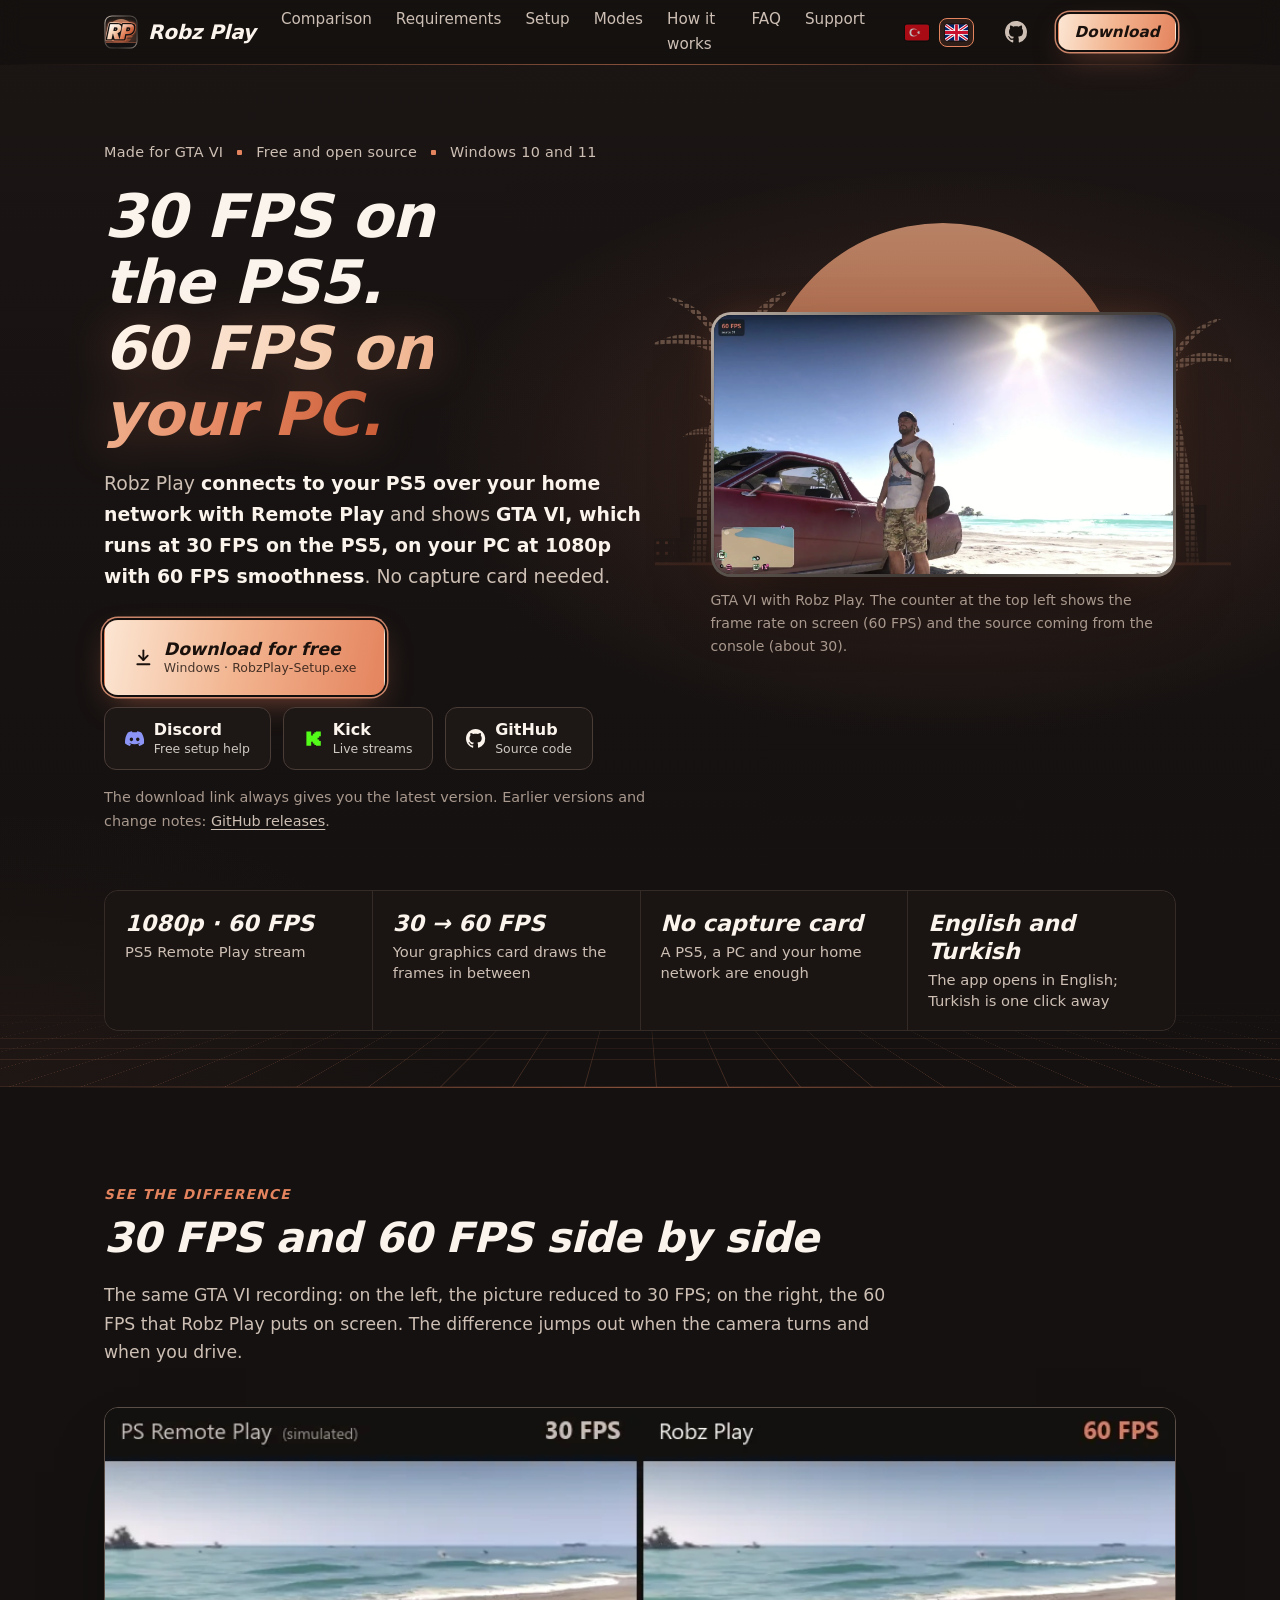
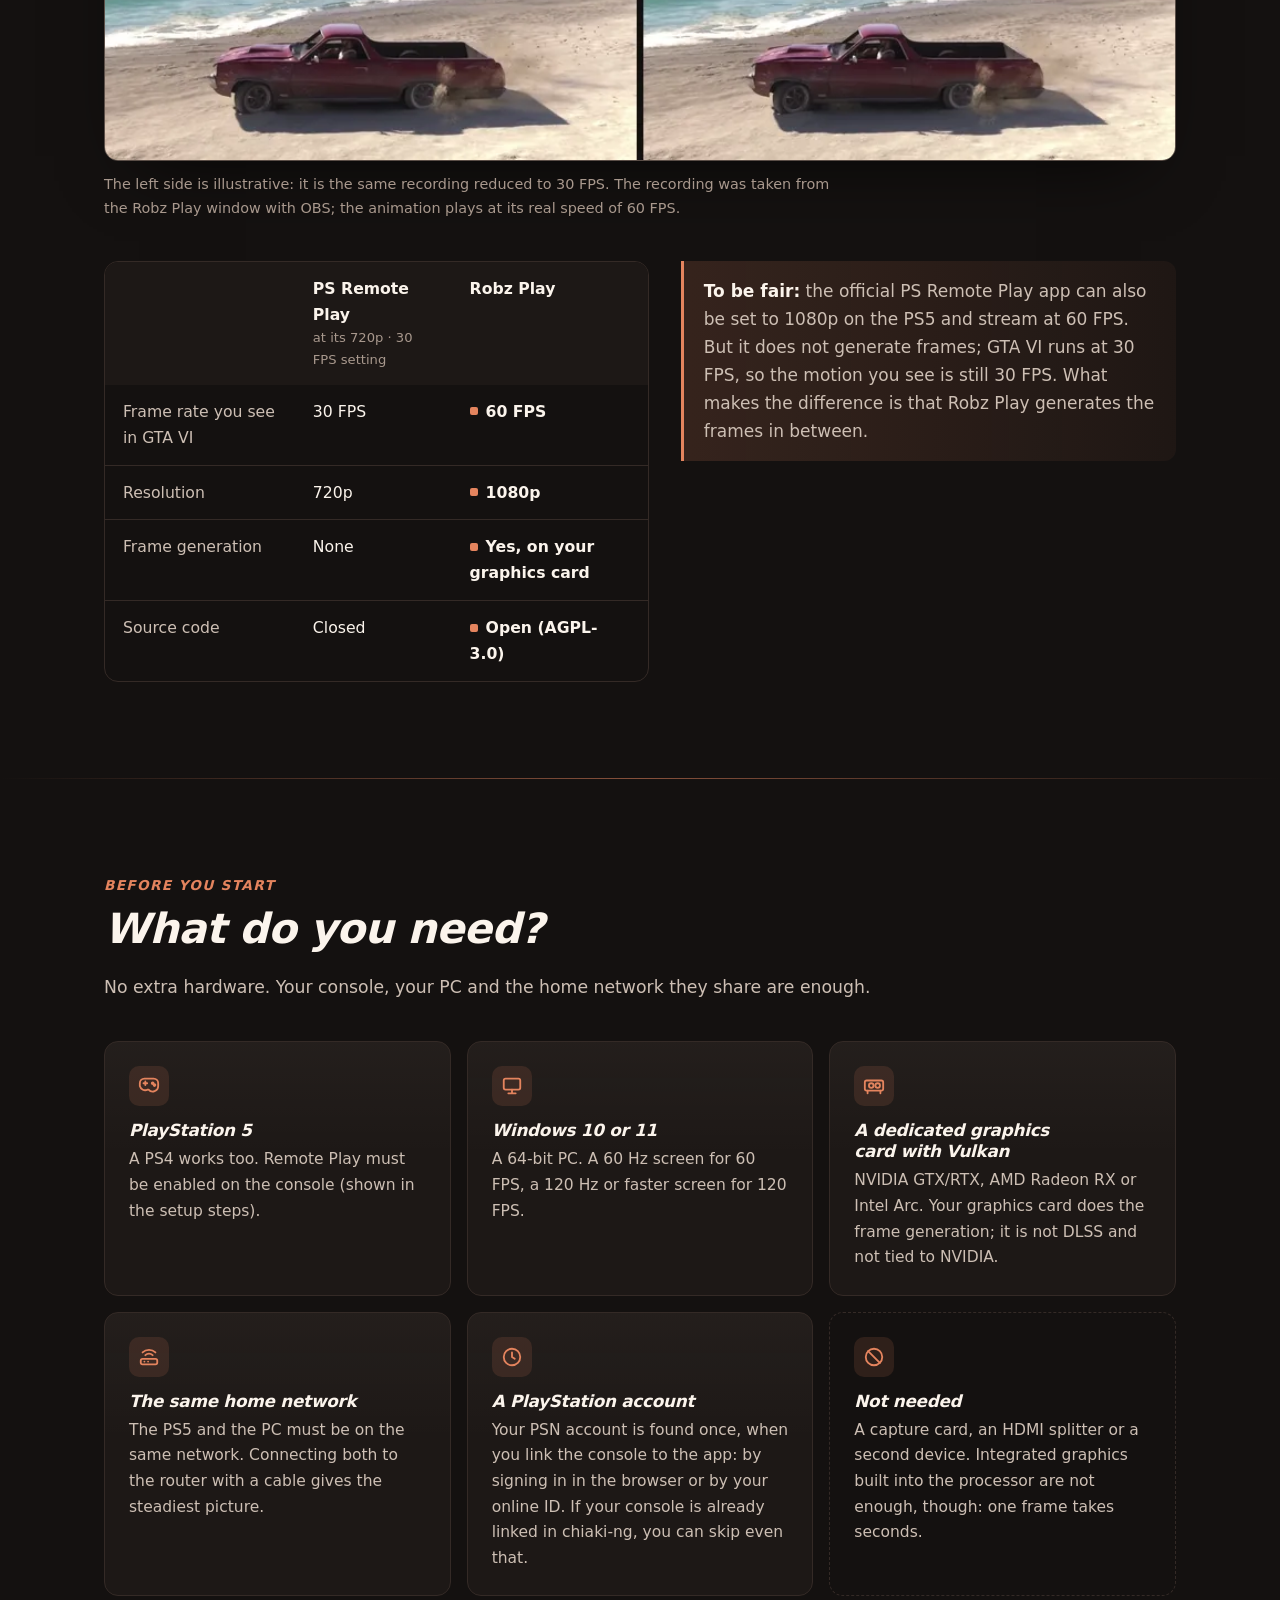
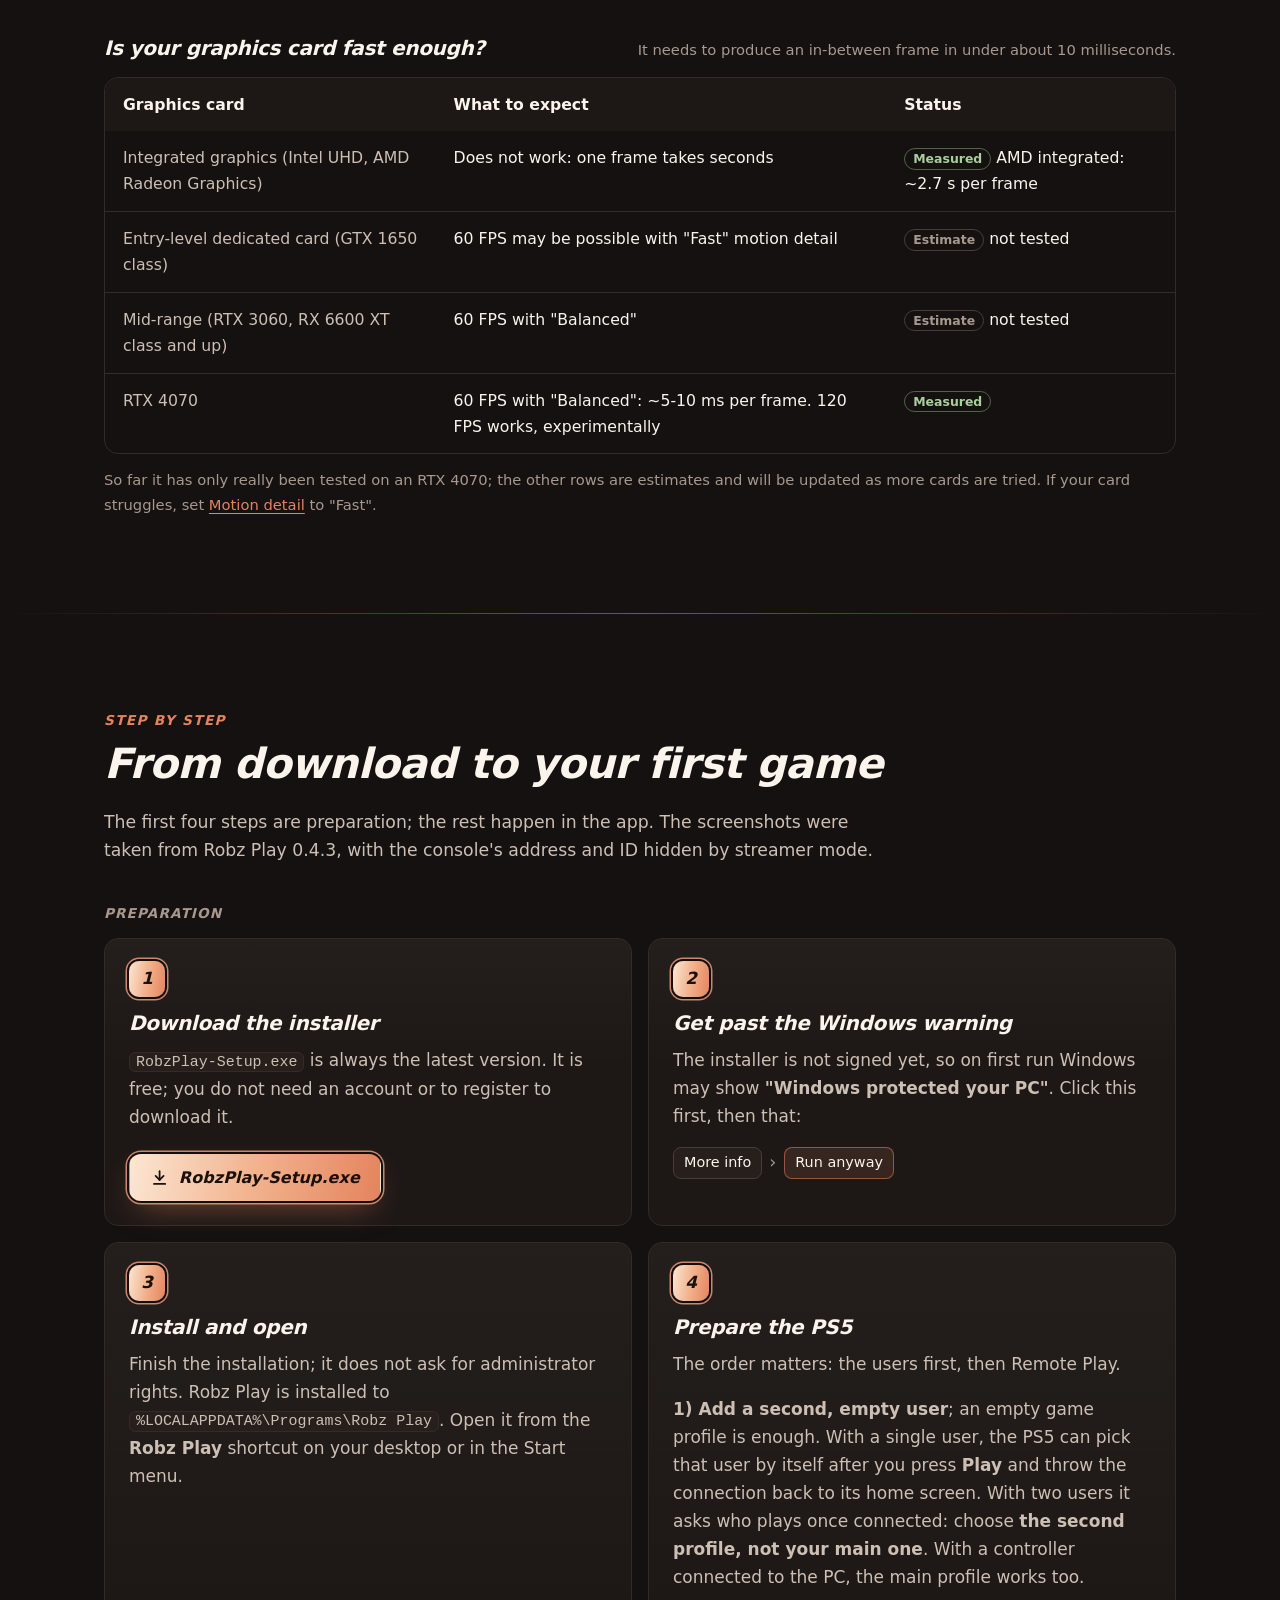
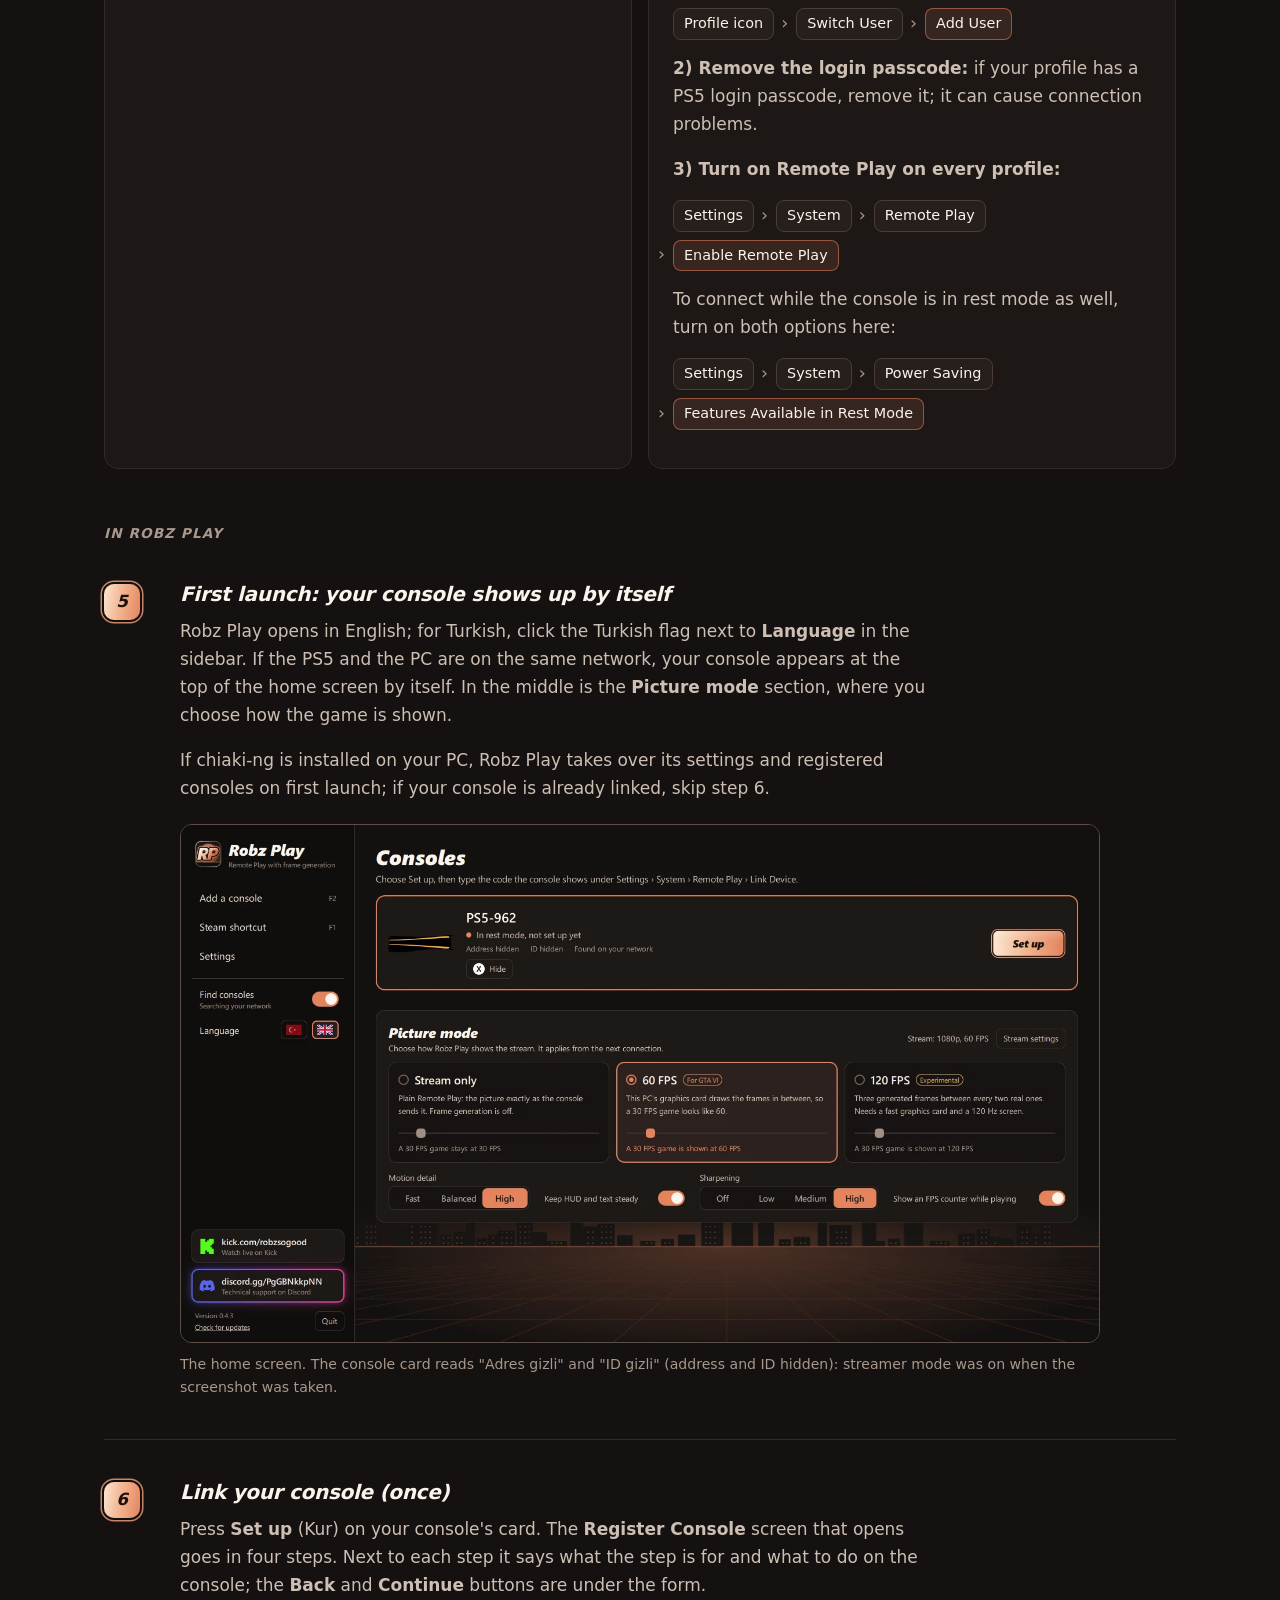
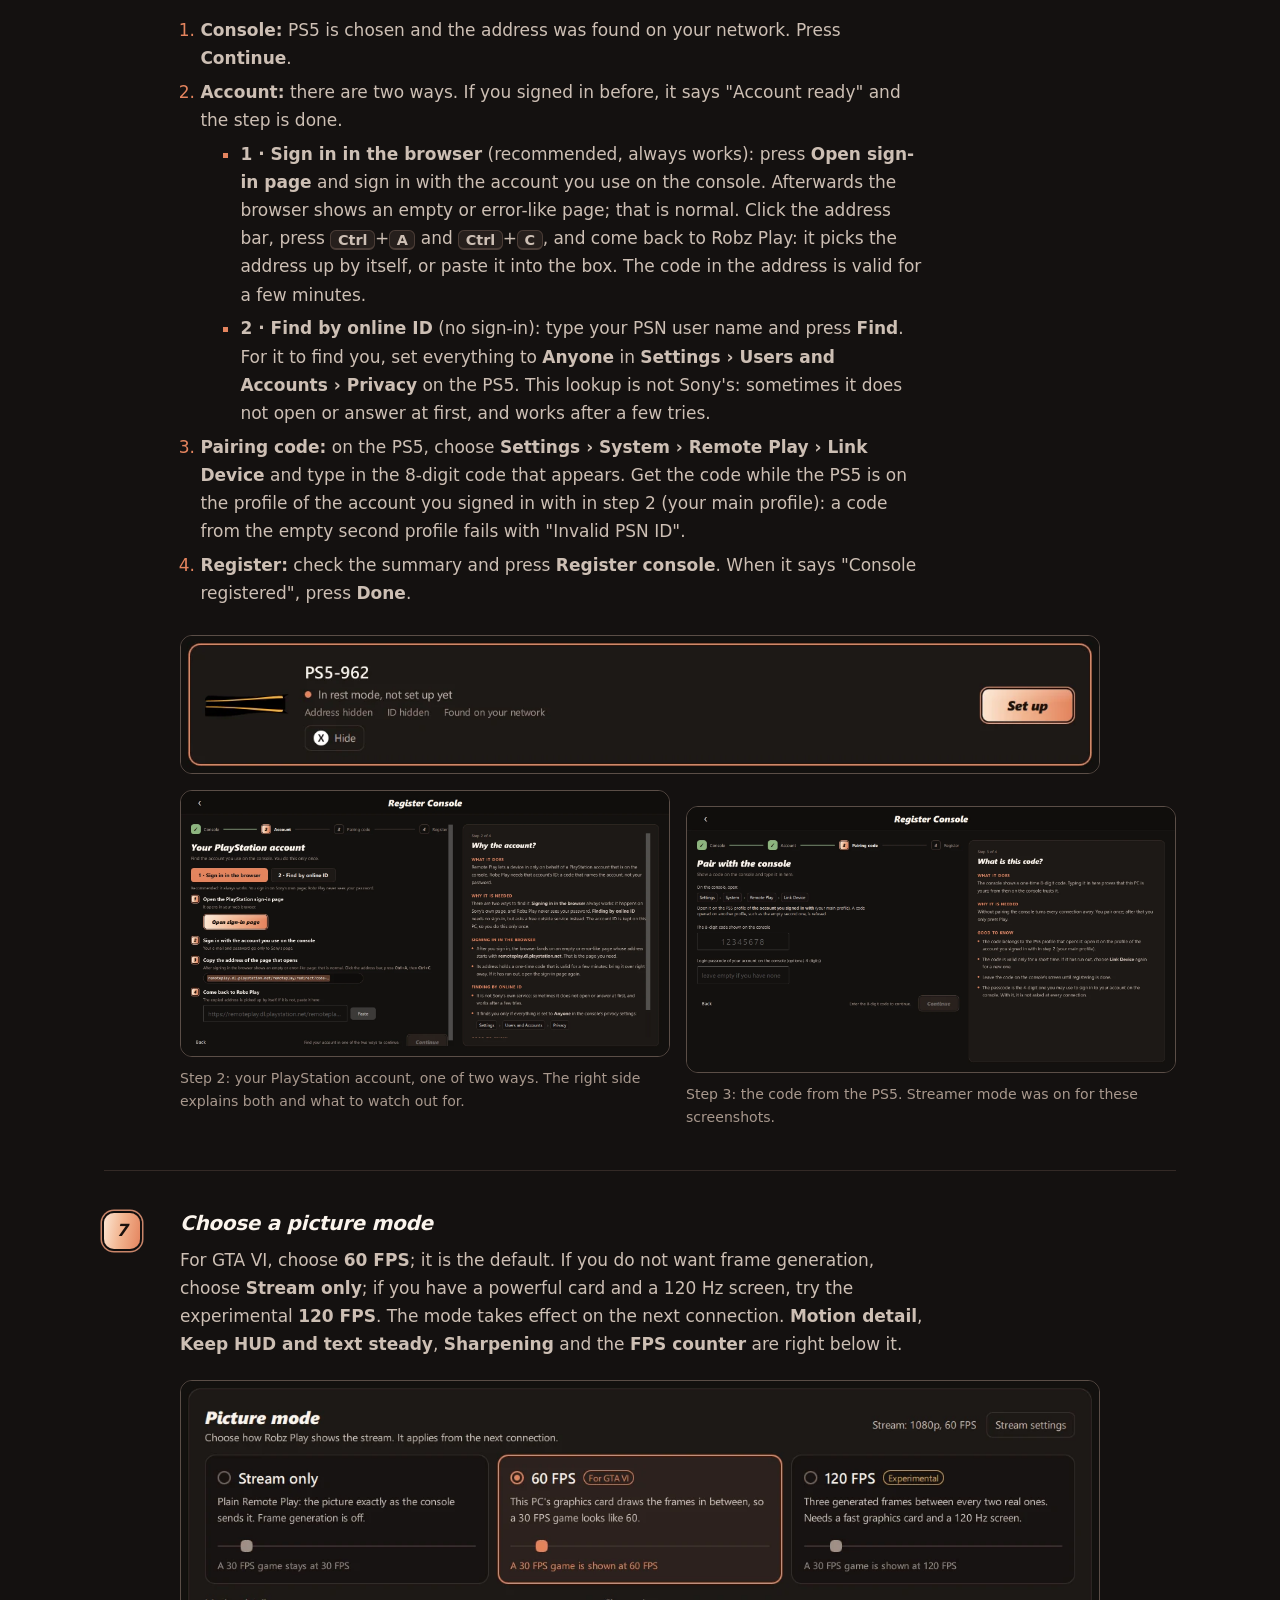
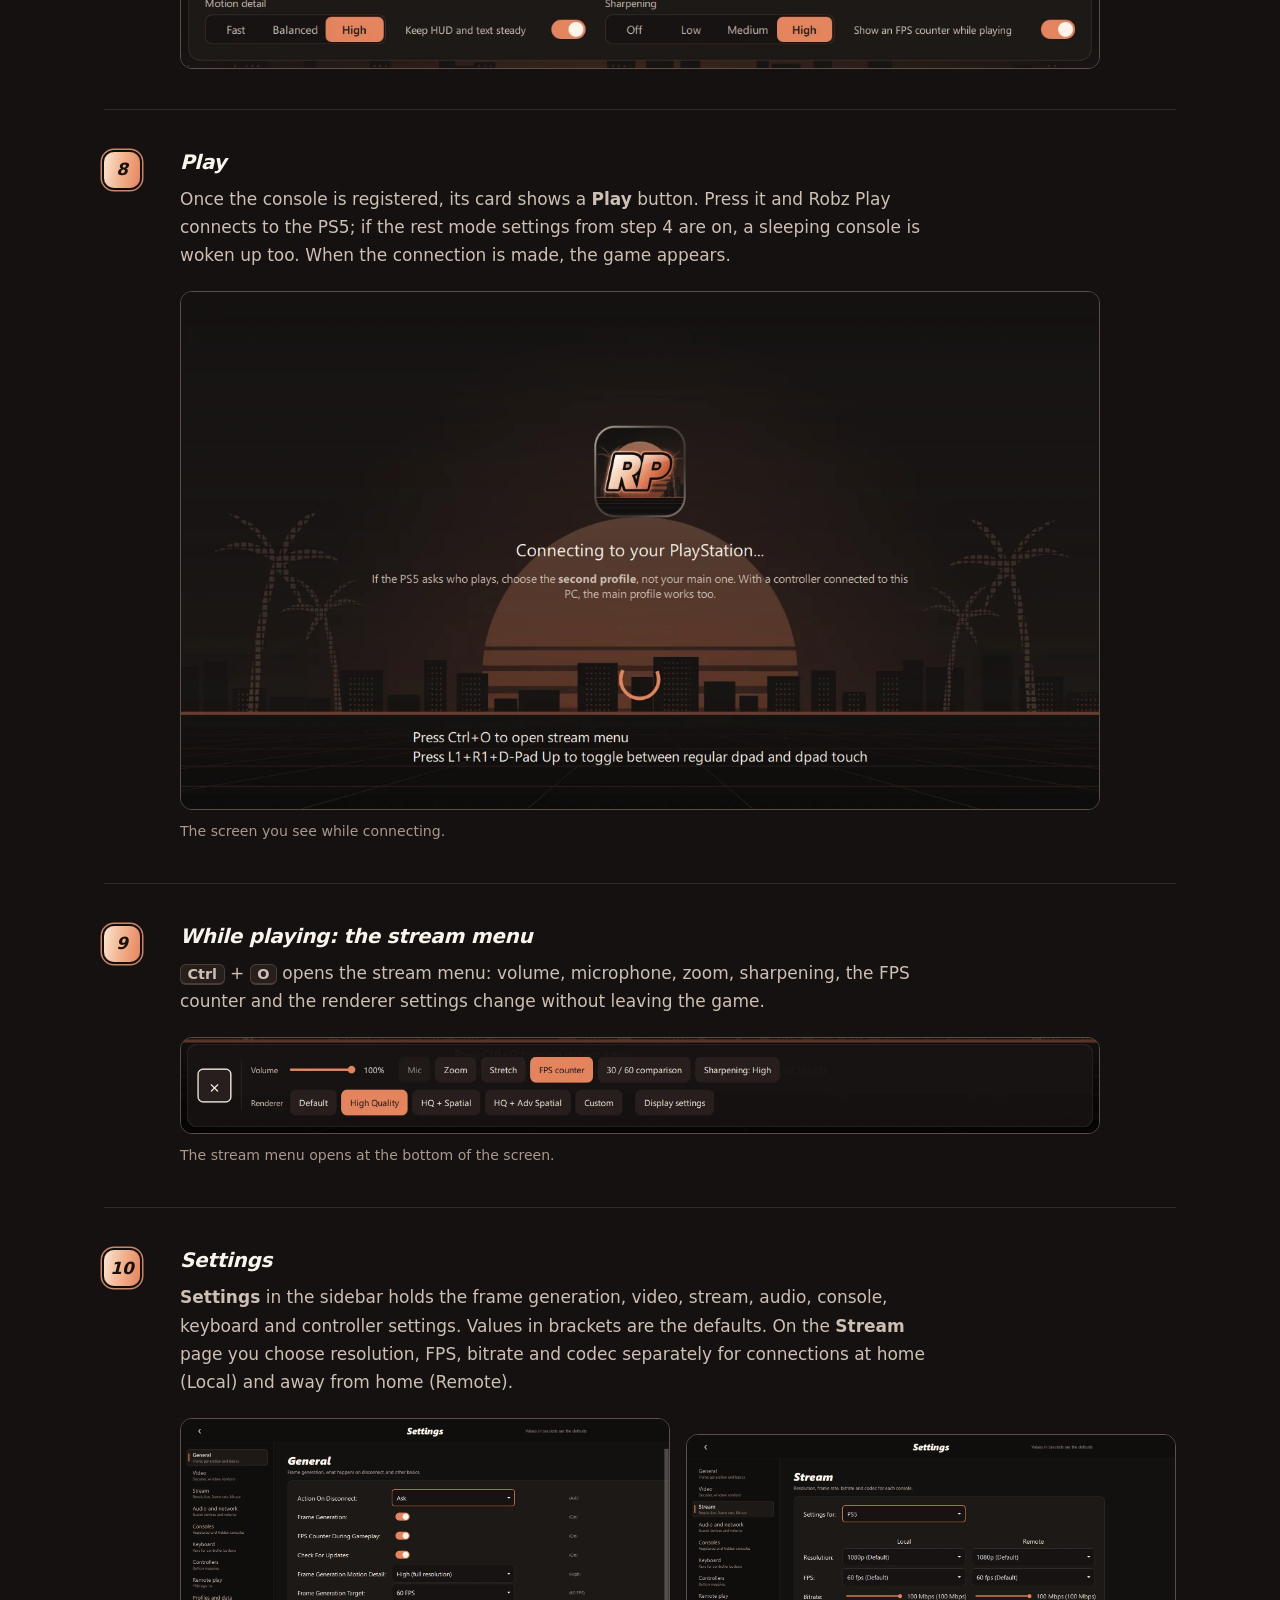
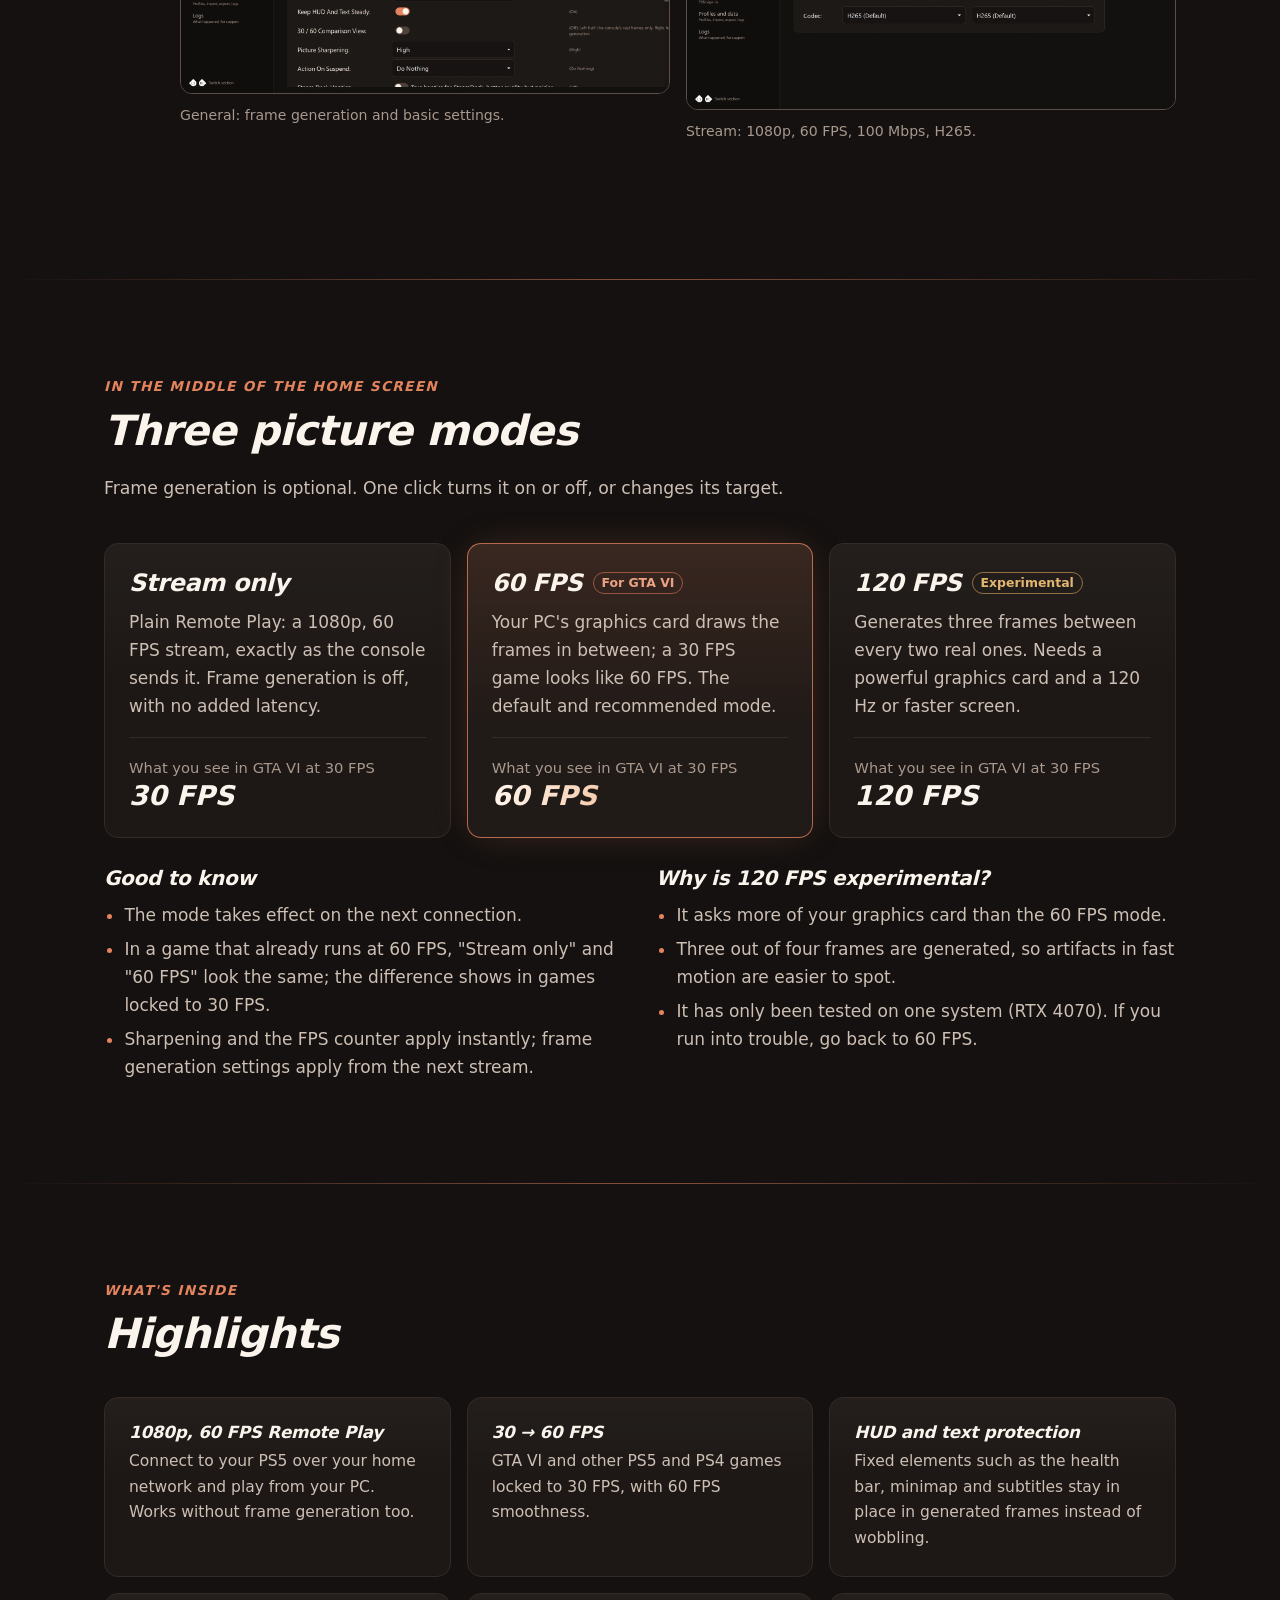
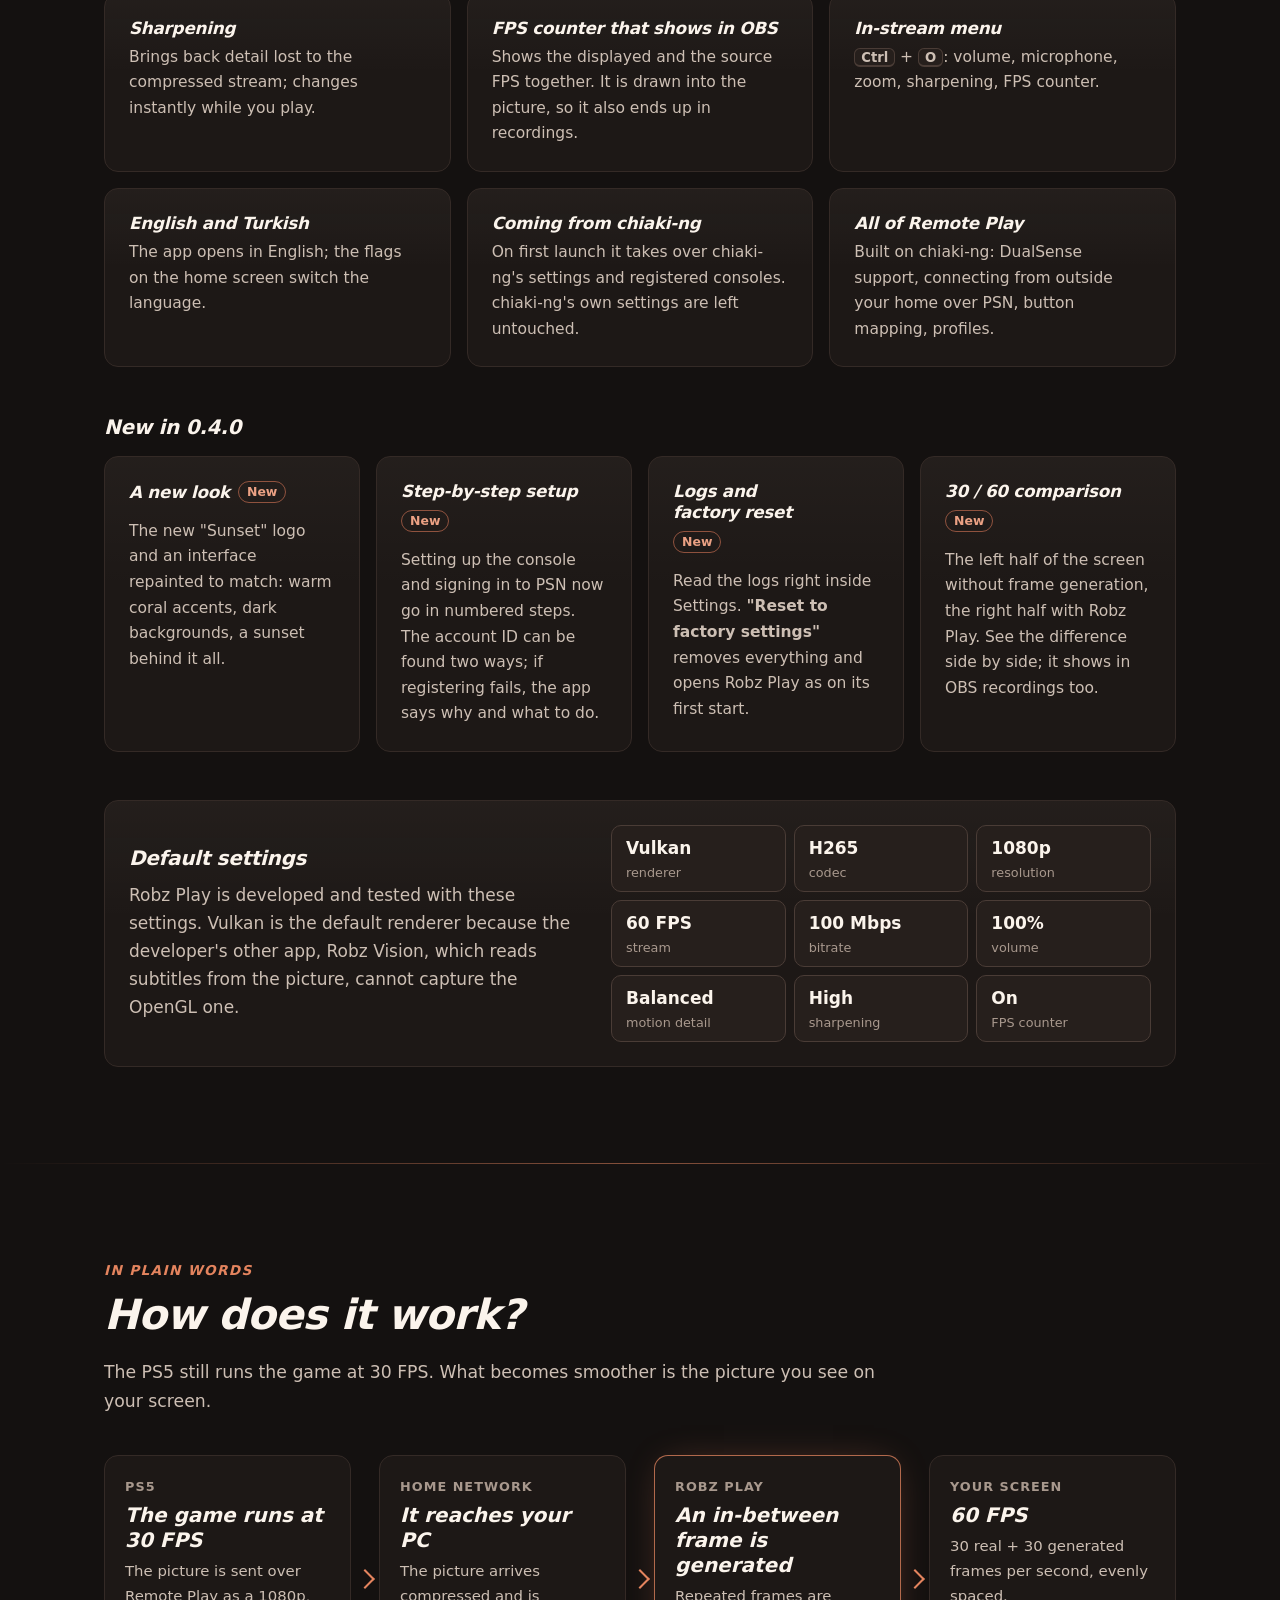
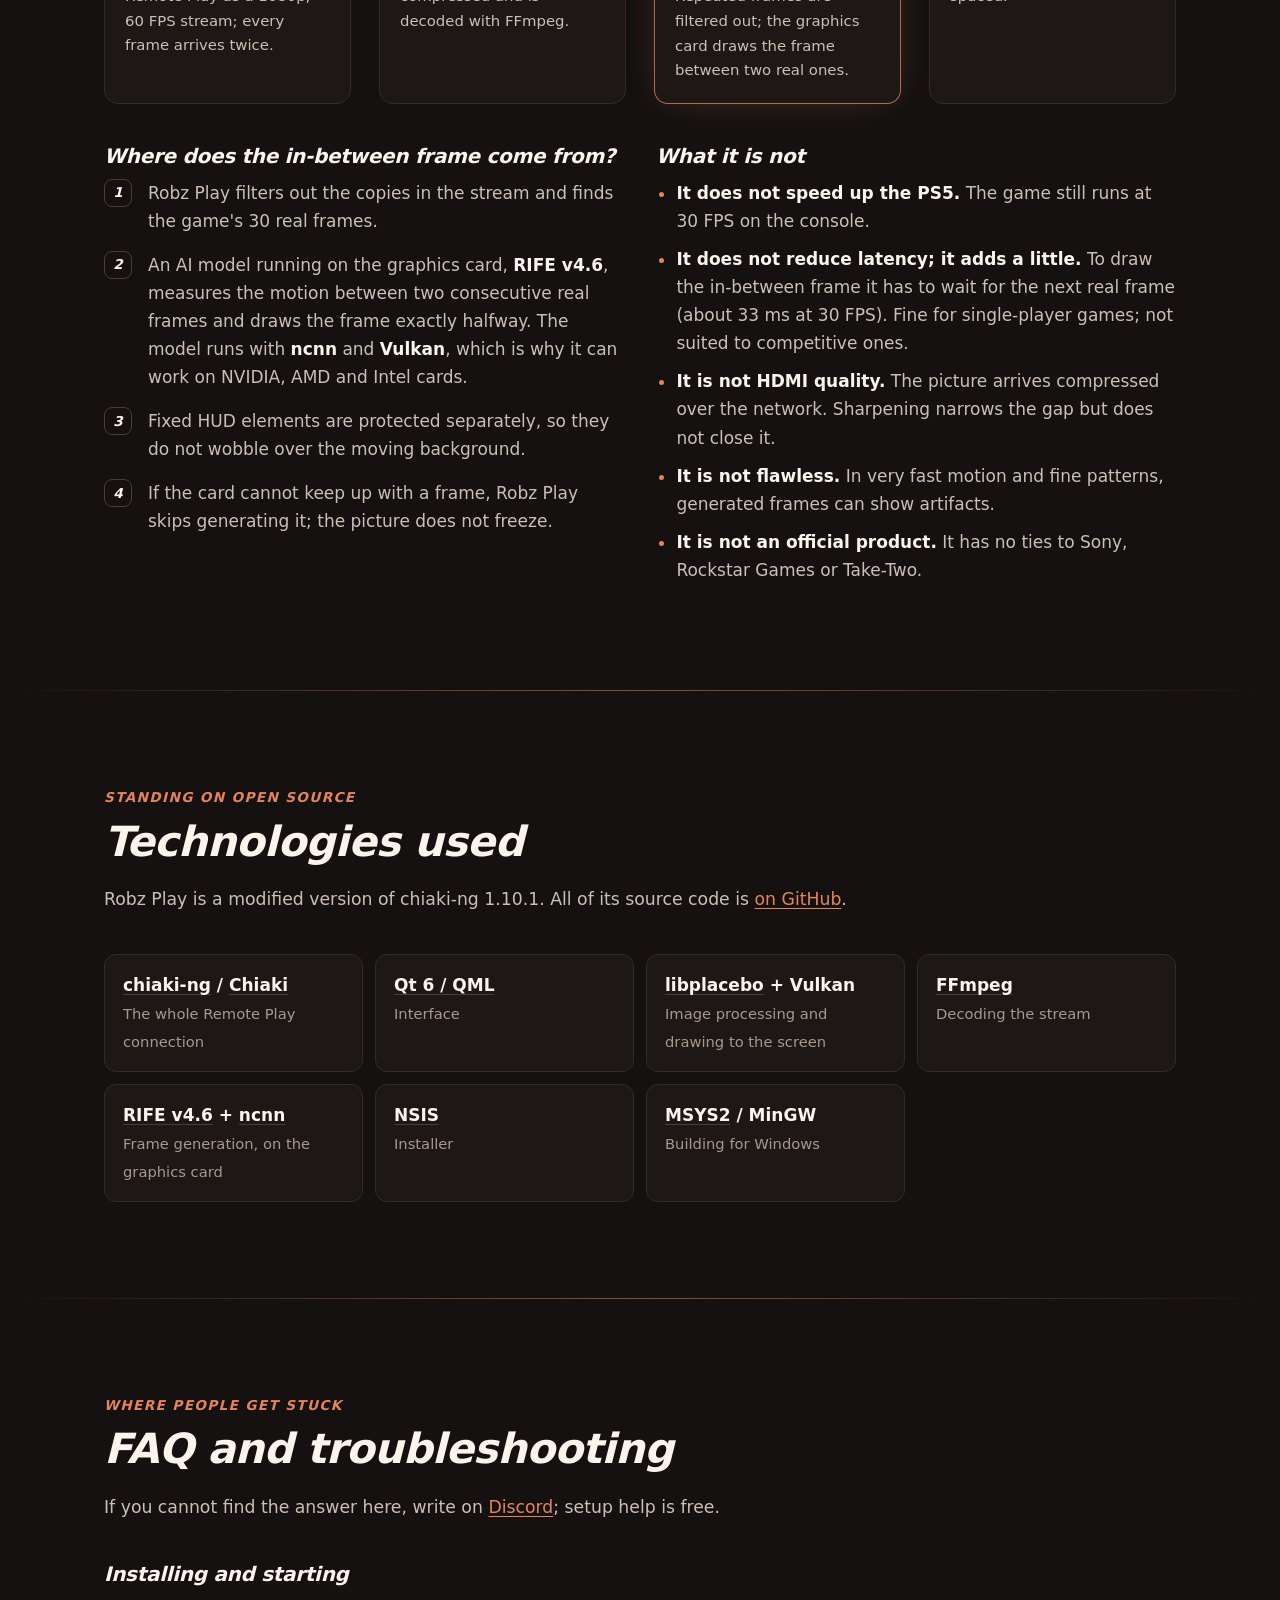
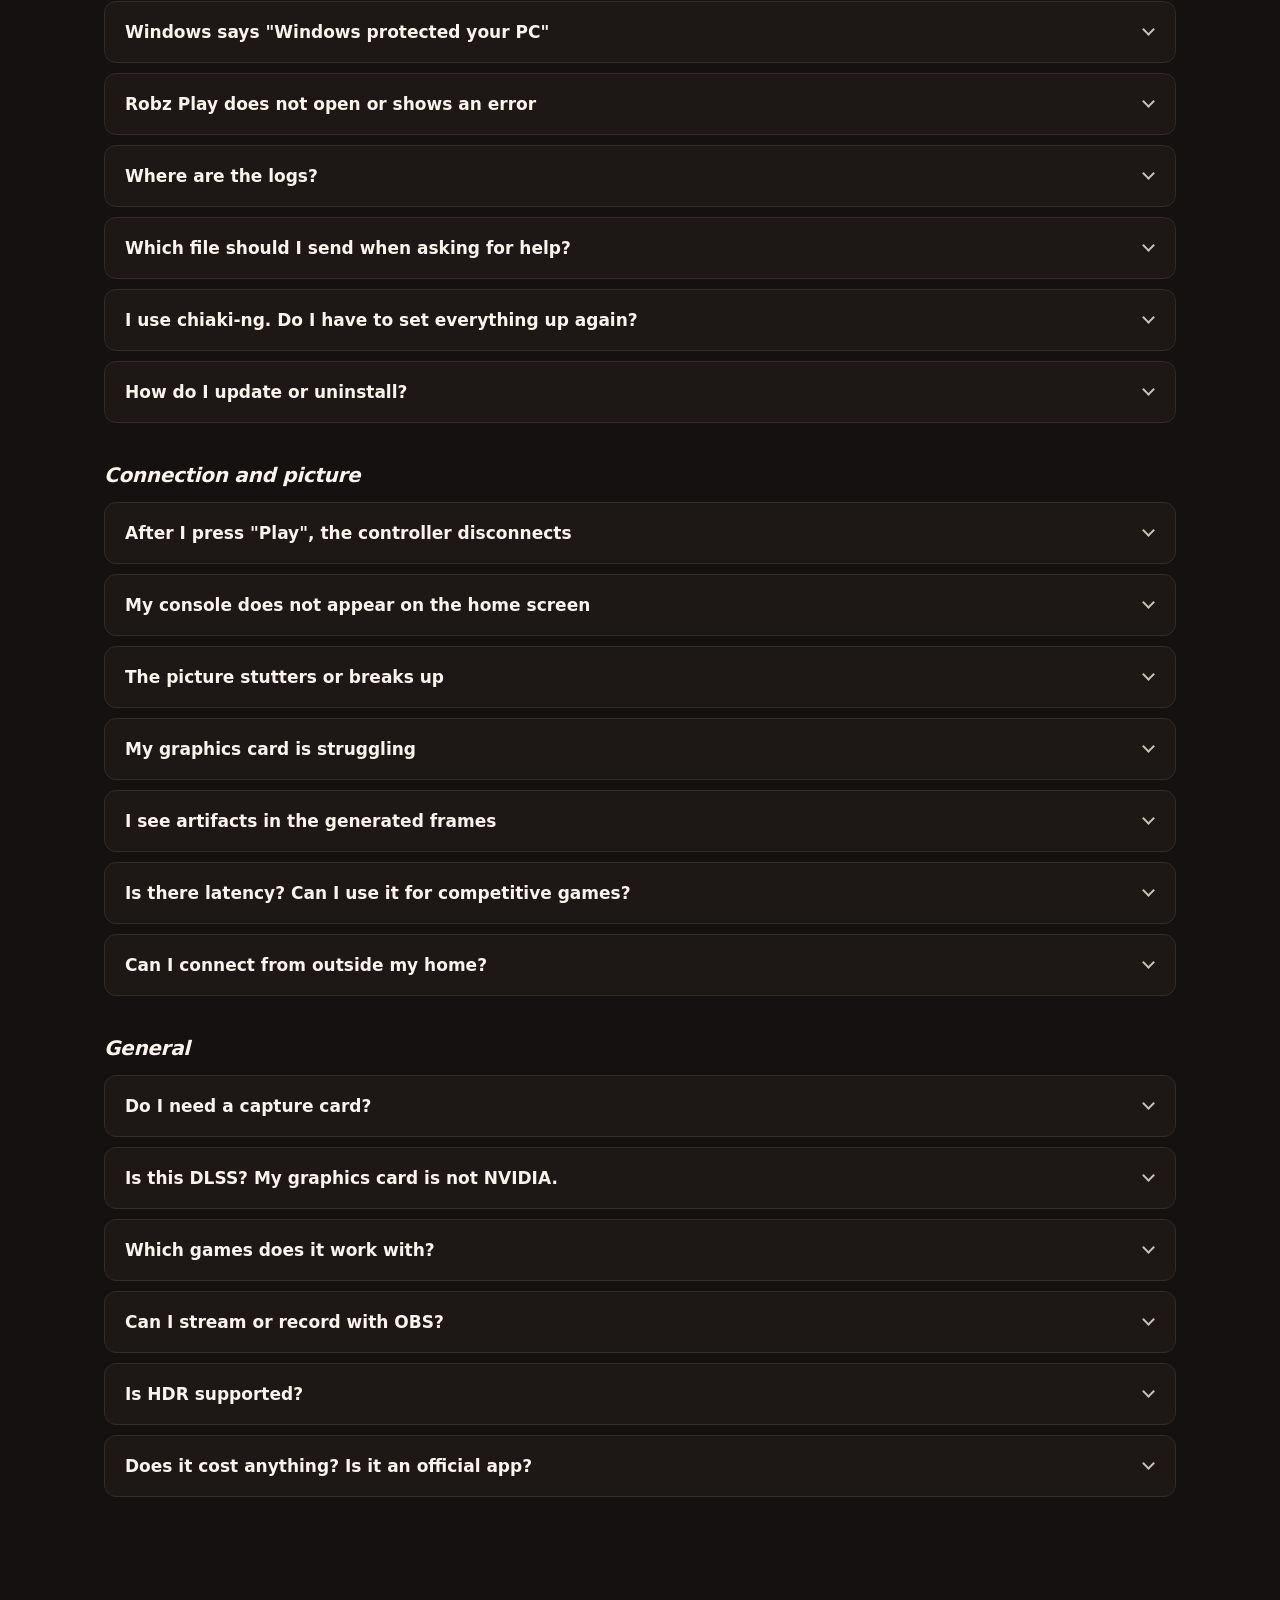
<file: en/index.html>
<!doctype html>
<html lang="en">
<head>
<meta charset="utf-8">
<meta name="viewport" content="width=device-width, initial-scale=1">
<title>Robz Play</title>
<meta name="robots" content="noindex">
<link rel="canonical" href="https://kutsalkiremitci.github.io/robz-play/">
<meta http-equiv="refresh" content="0; url=../">
<script>location.replace('../' + location.hash);</script>
<style>body{margin:0;padding:24px 16px;background:#141110;color:#FBF4EC;font:16px/1.5 system-ui,sans-serif}a{color:#E4845E}</style>
</head>
<body>
<p>Robz Play moved to <a href="../">kutsalkiremitci.github.io/robz-play</a>.</p>
</body>
</html>
</file>
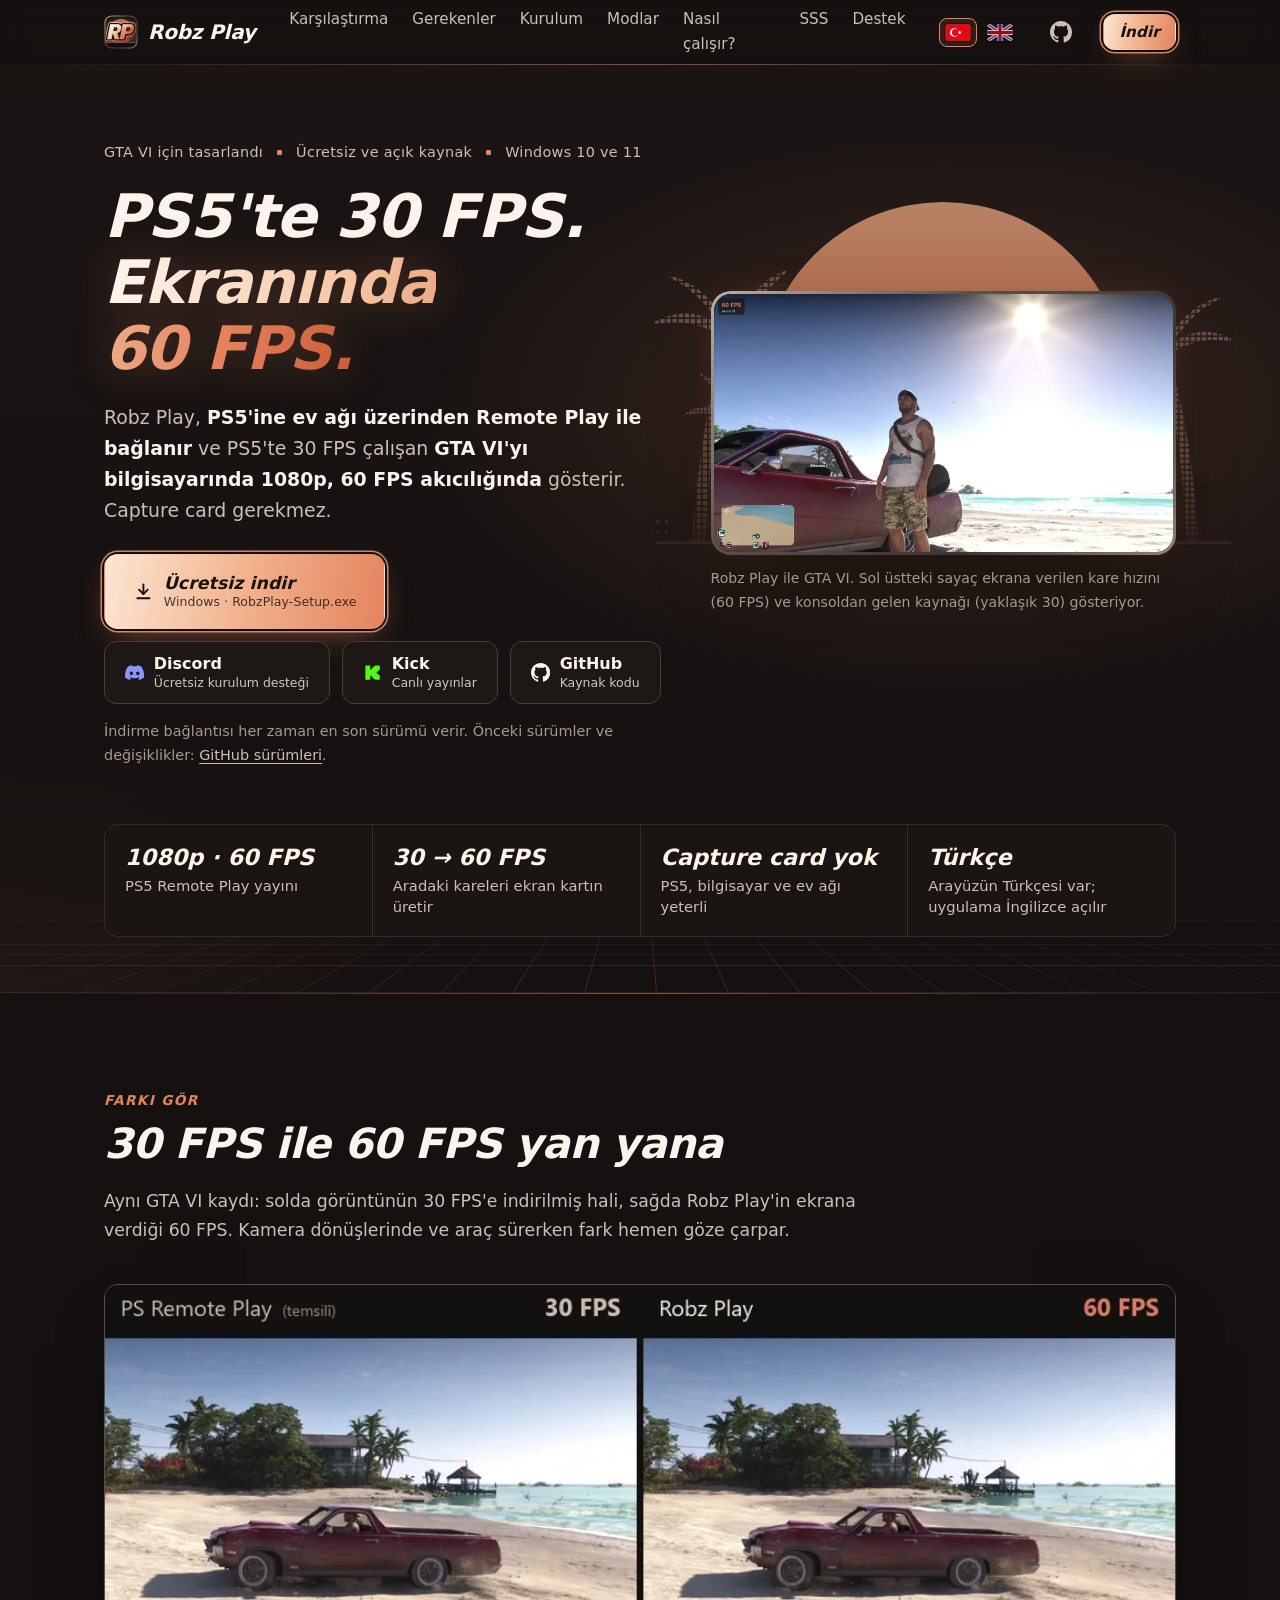
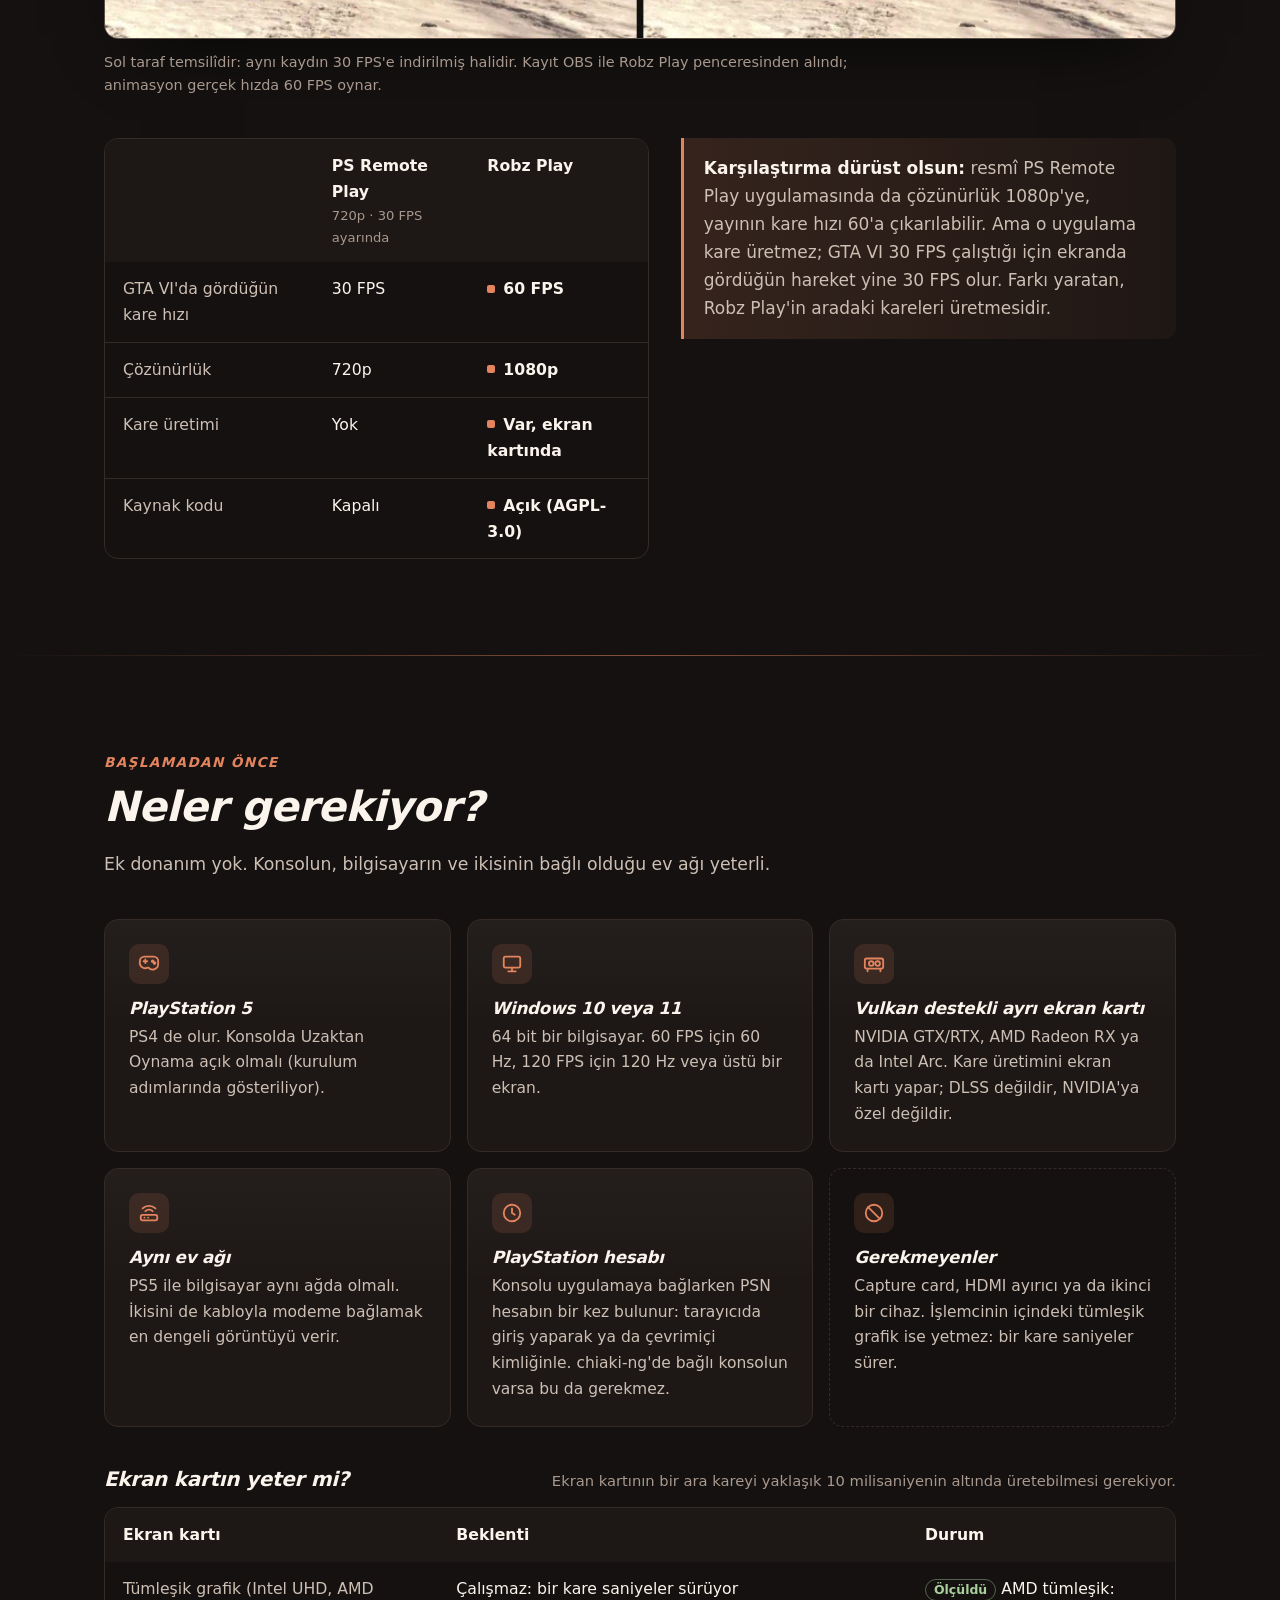
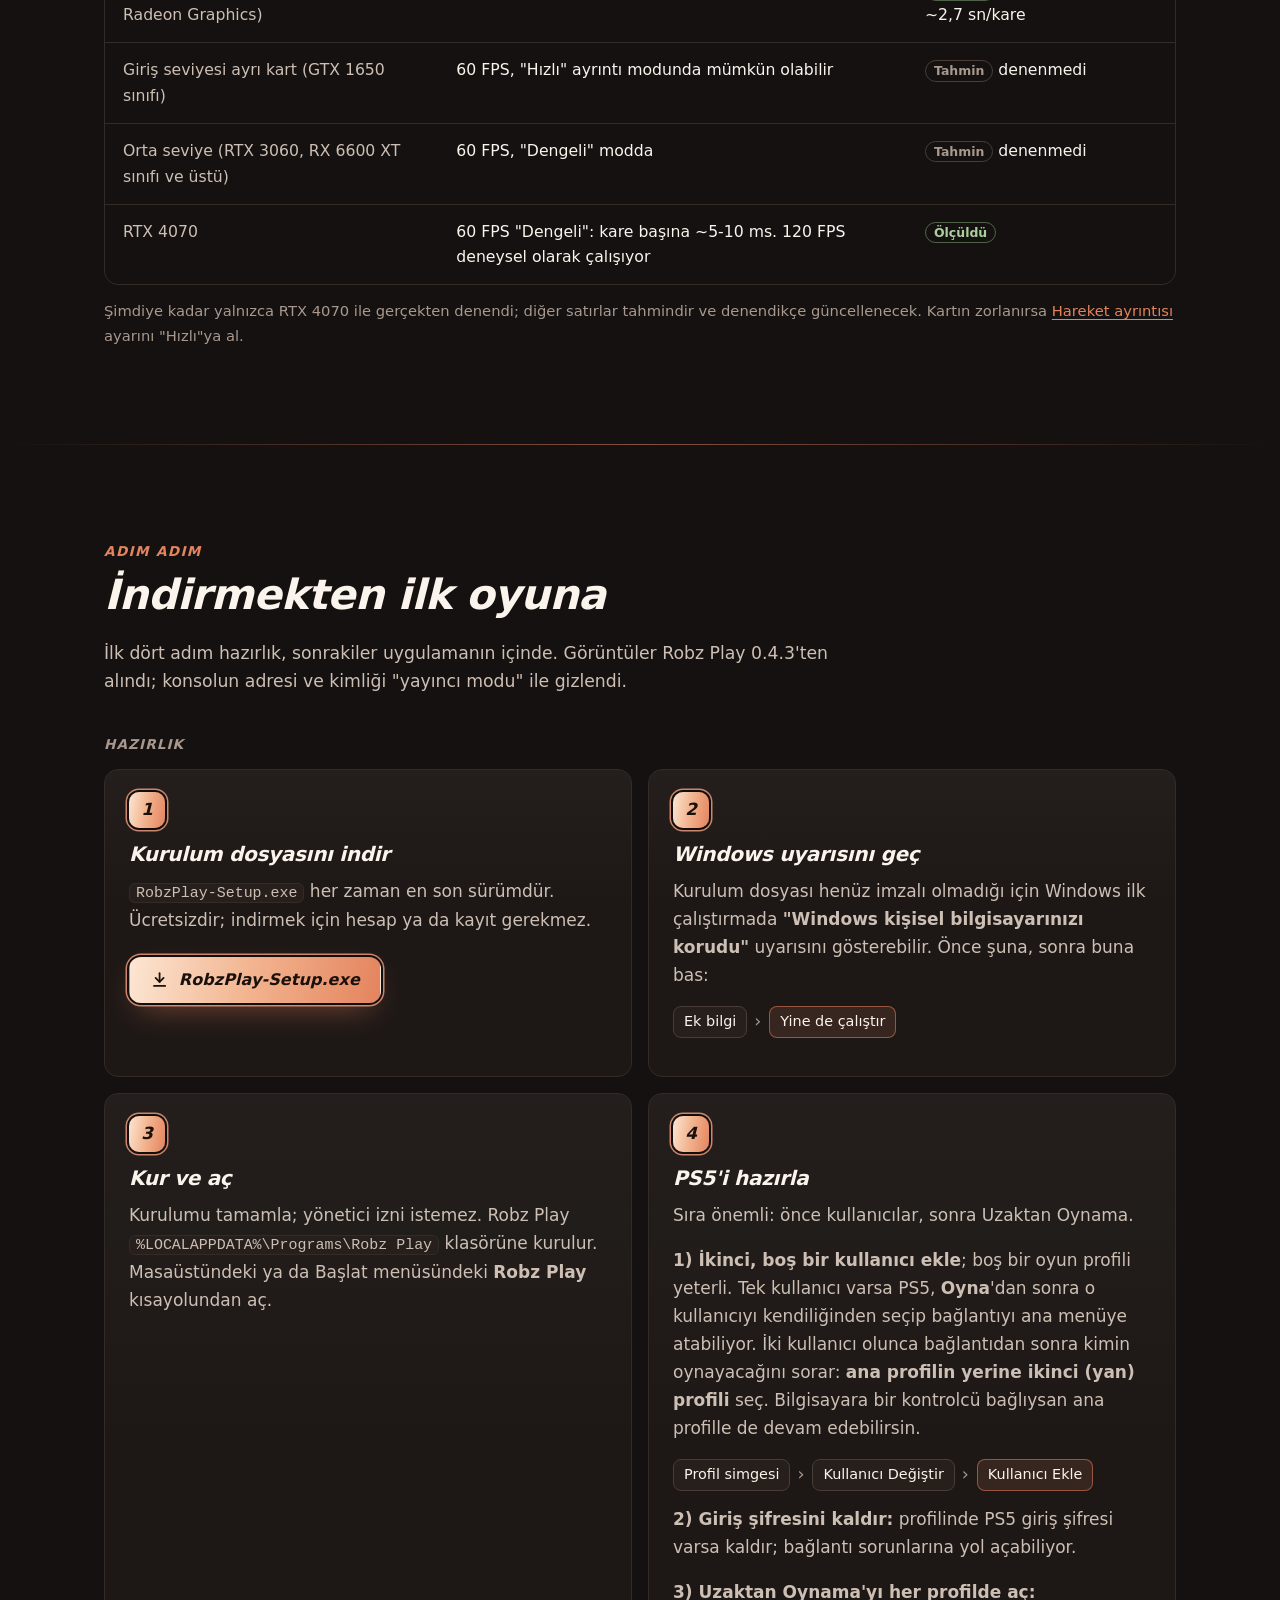
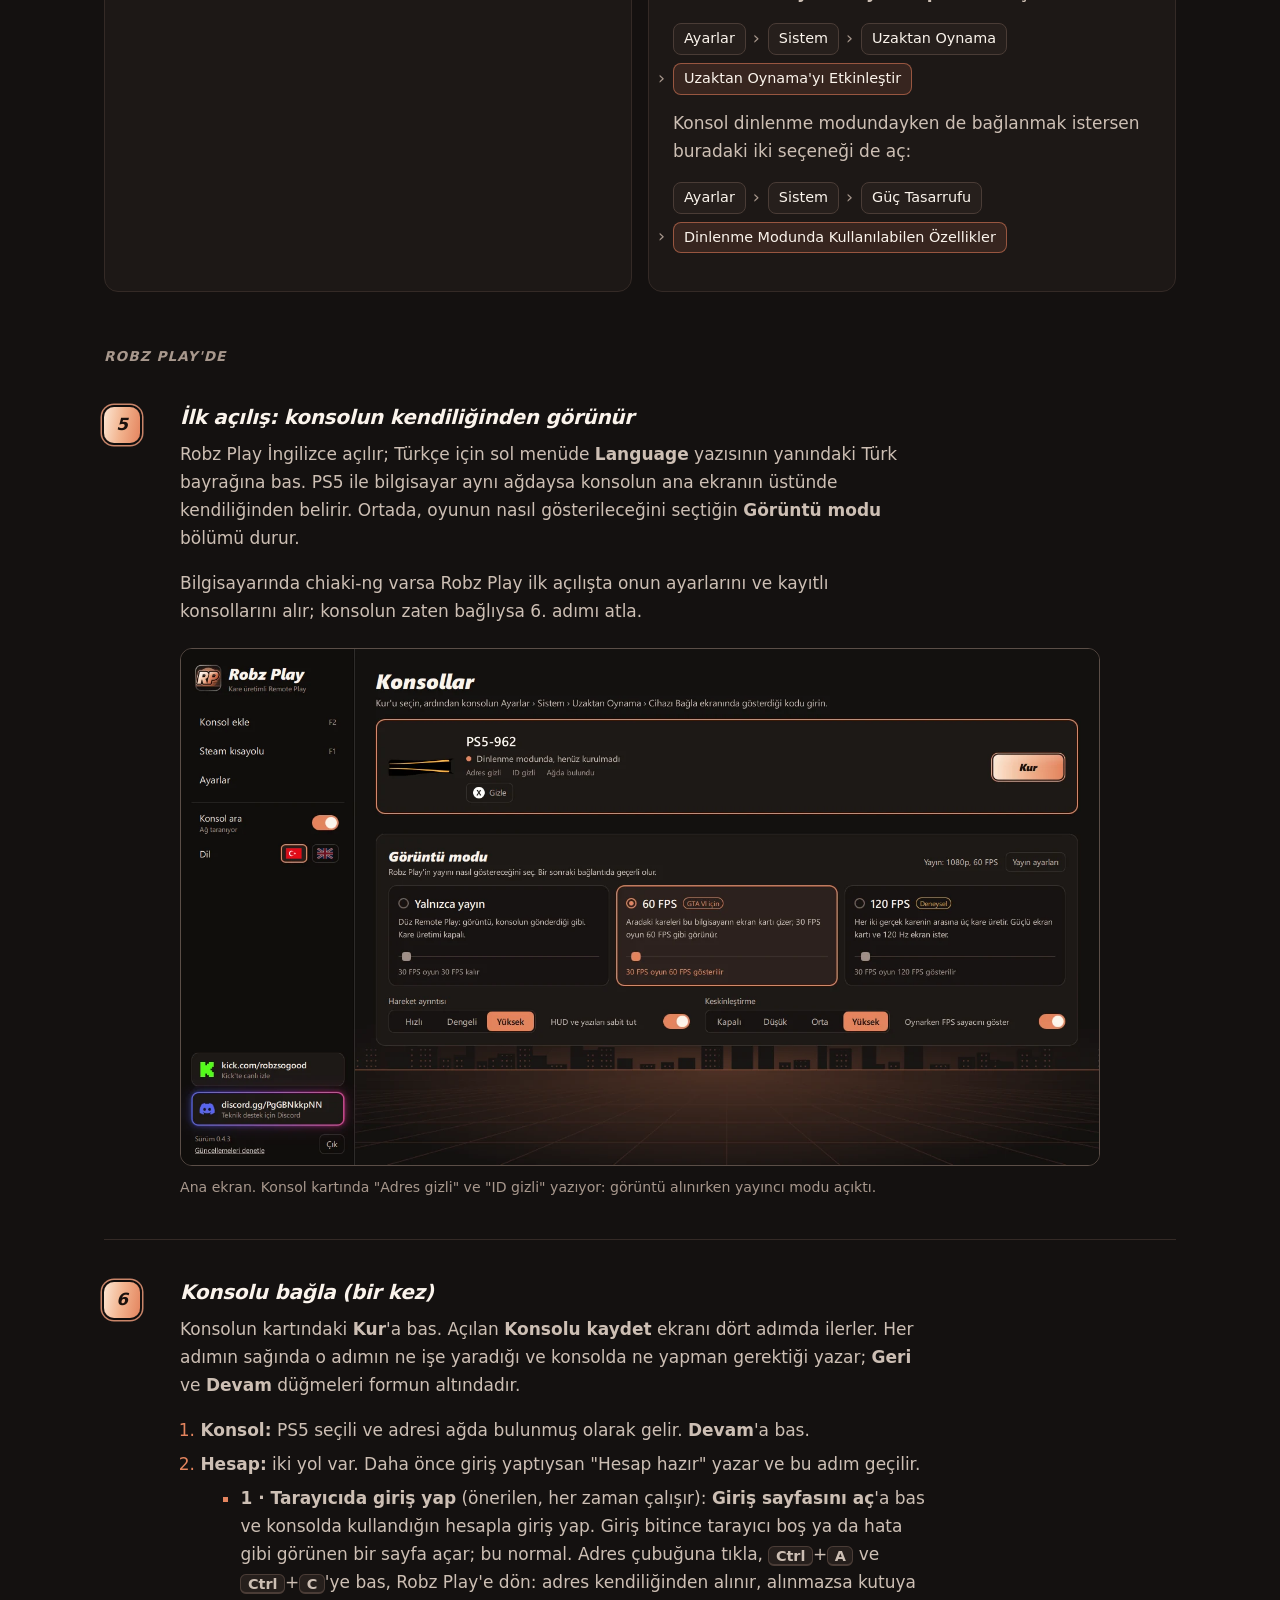
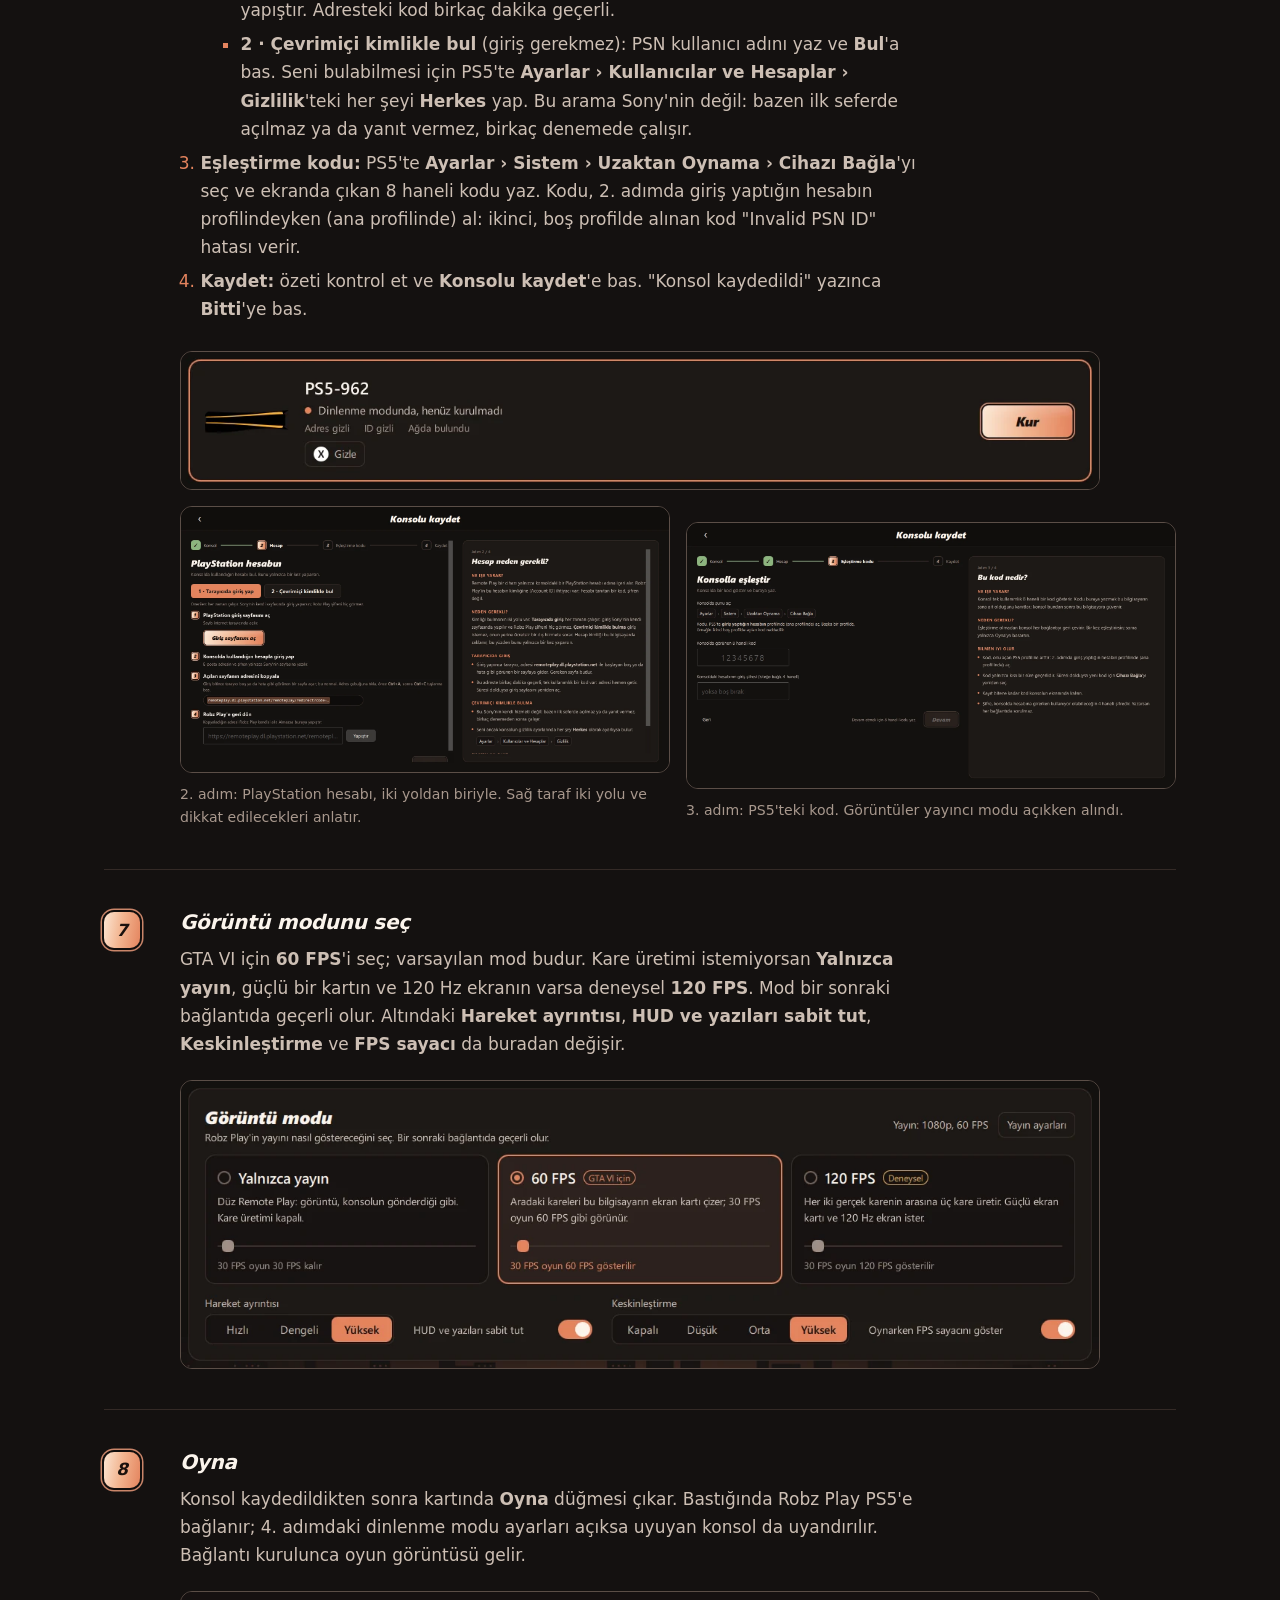
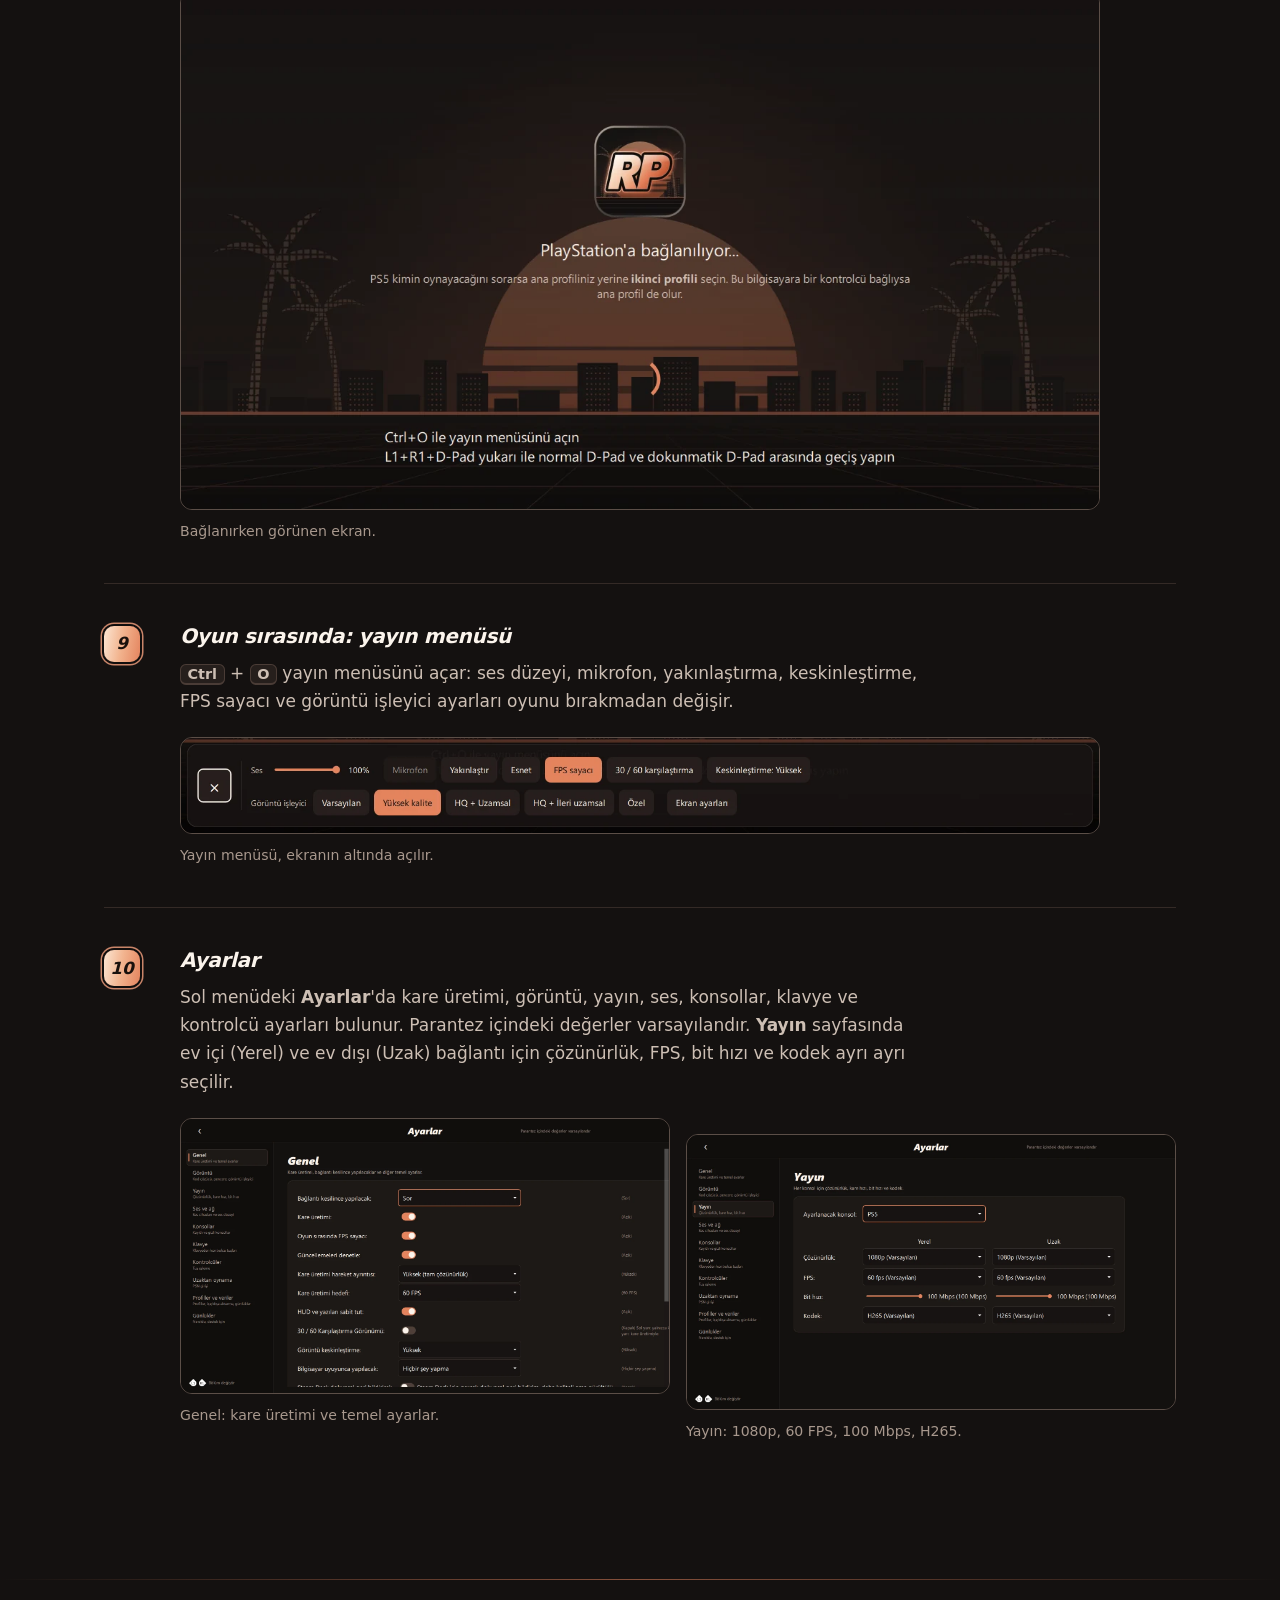
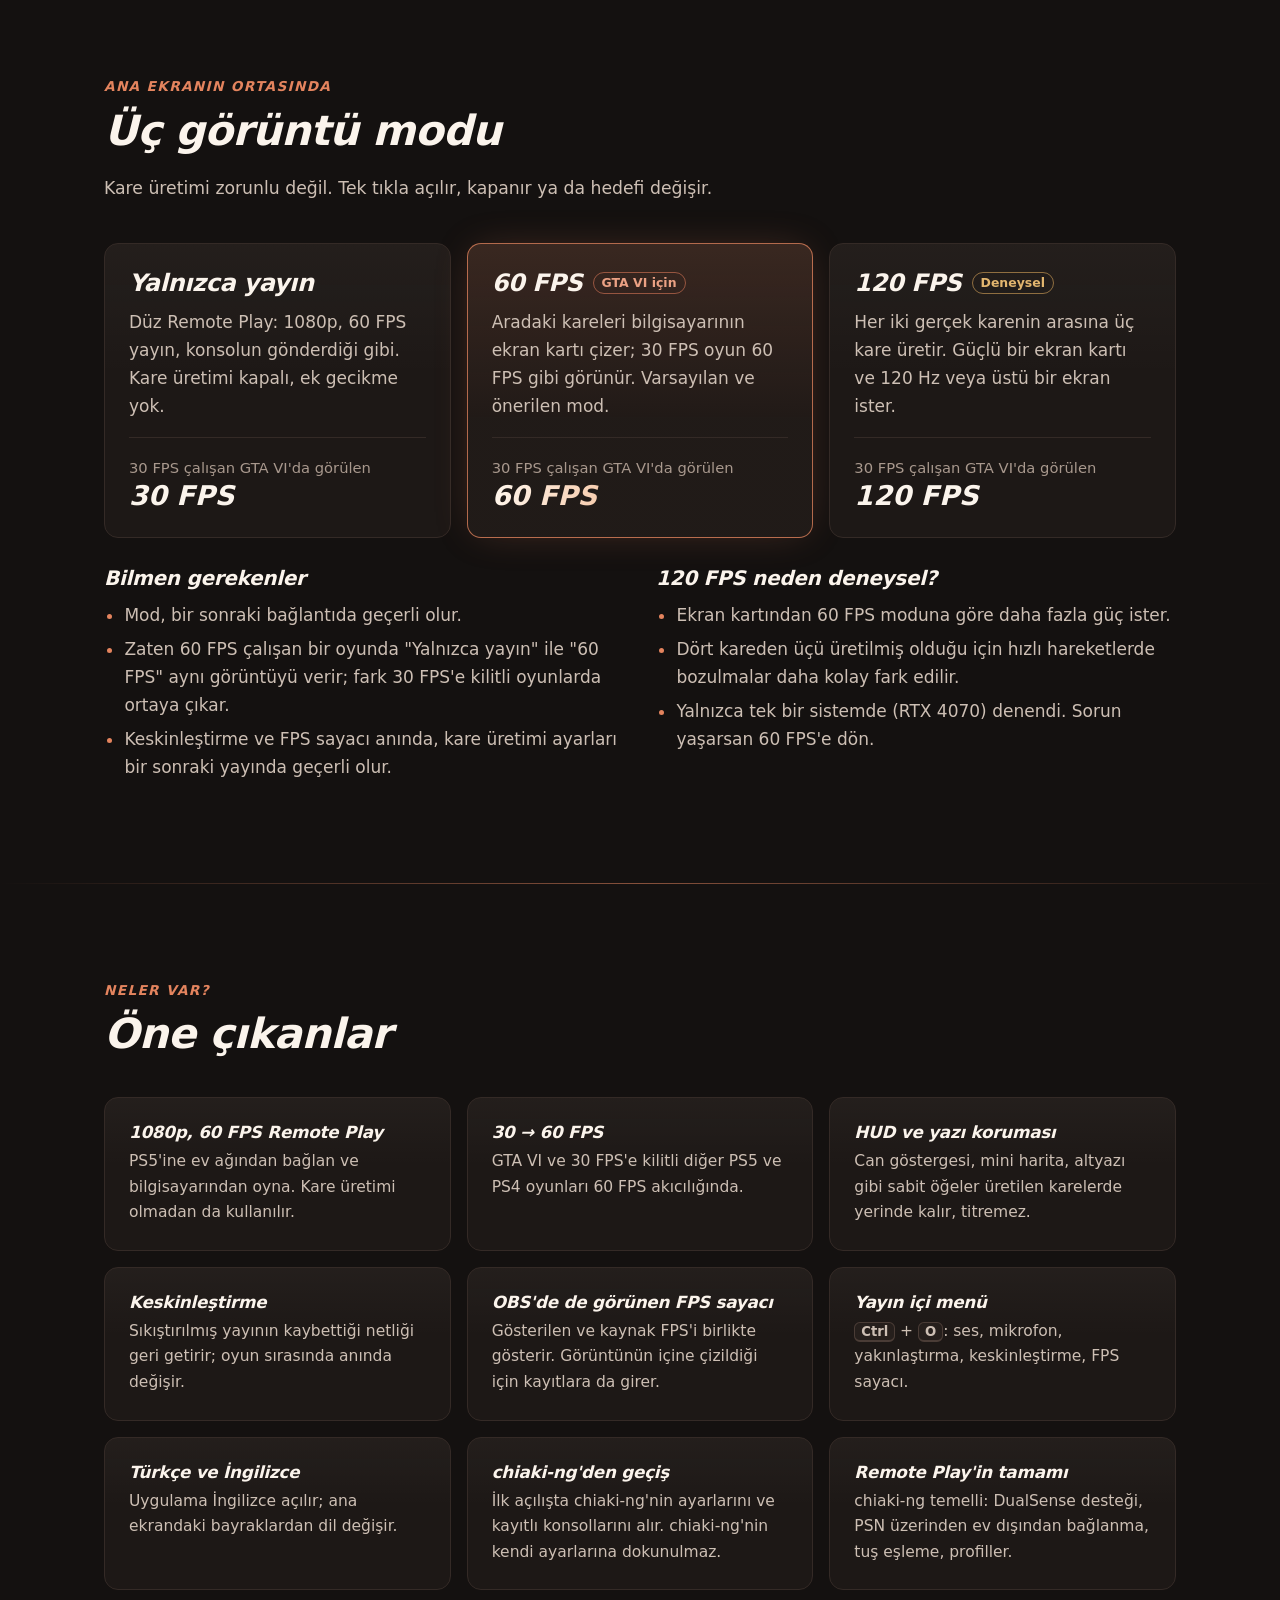
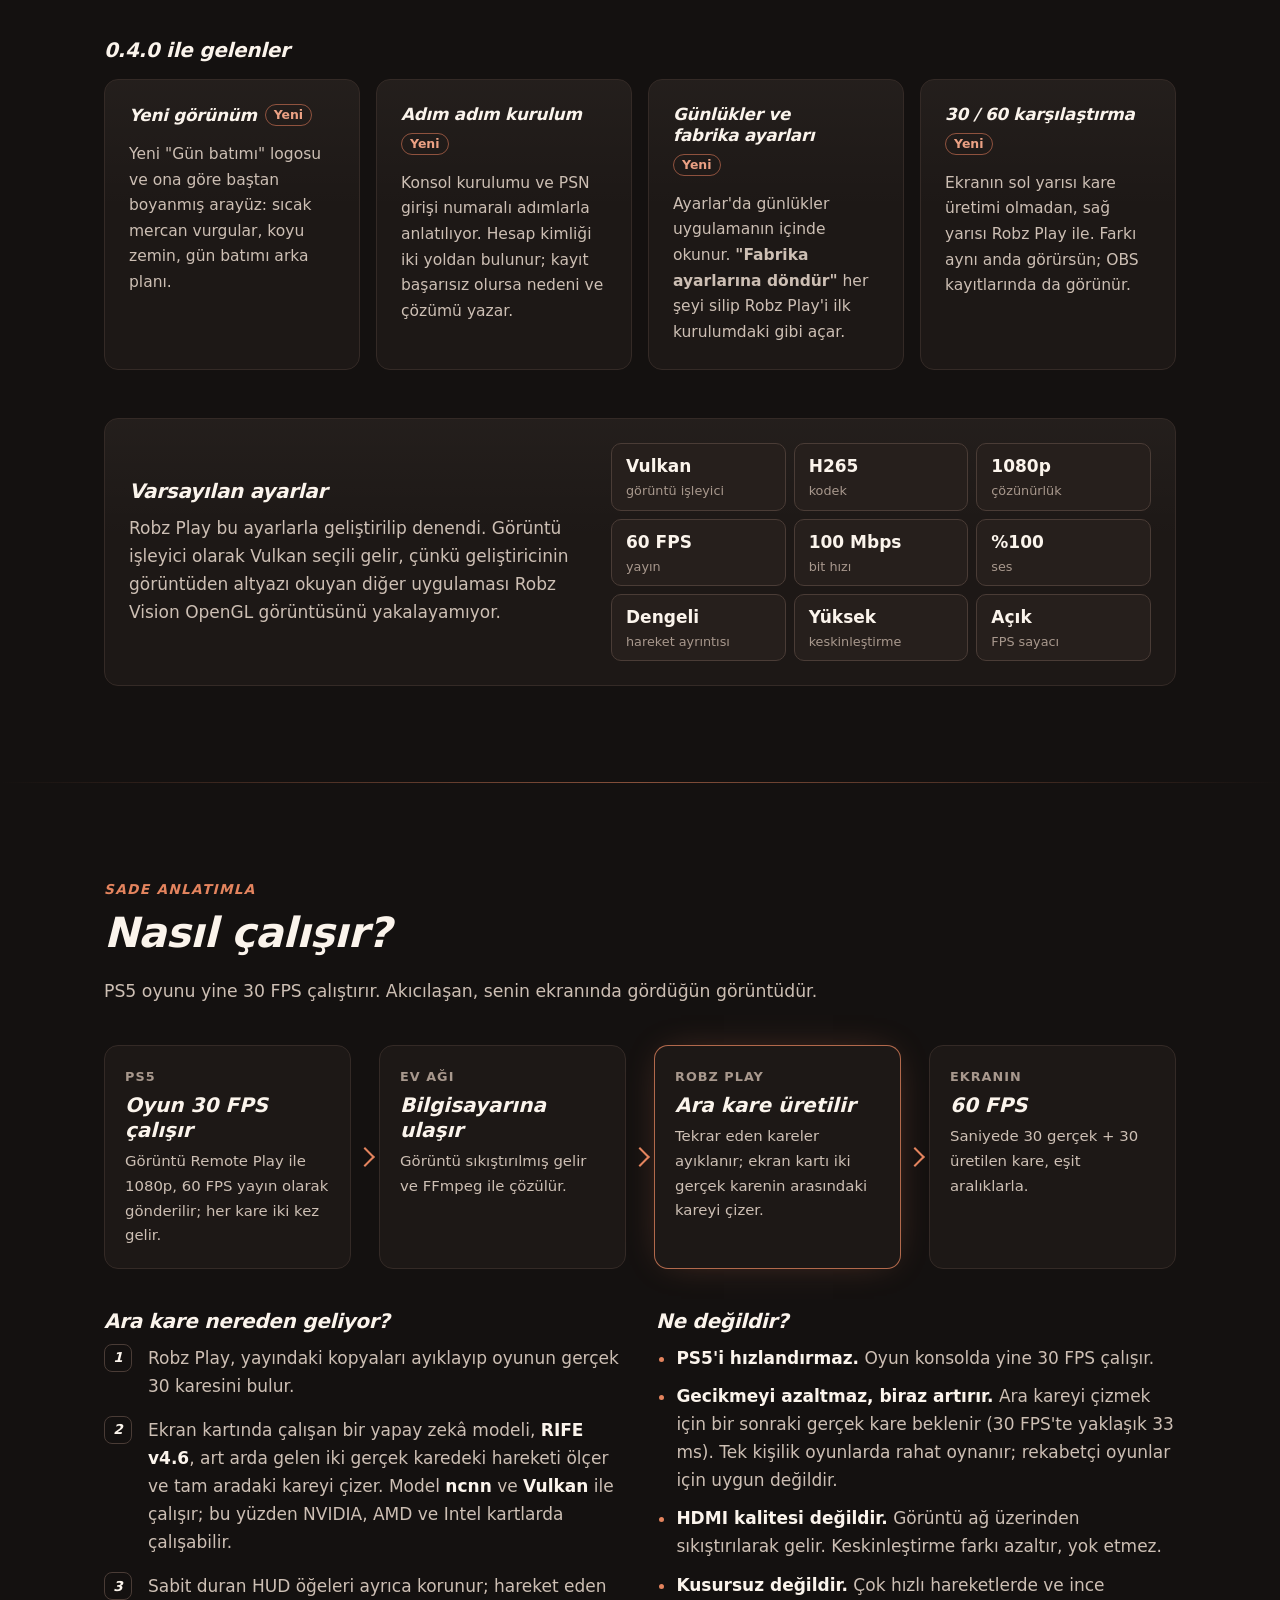
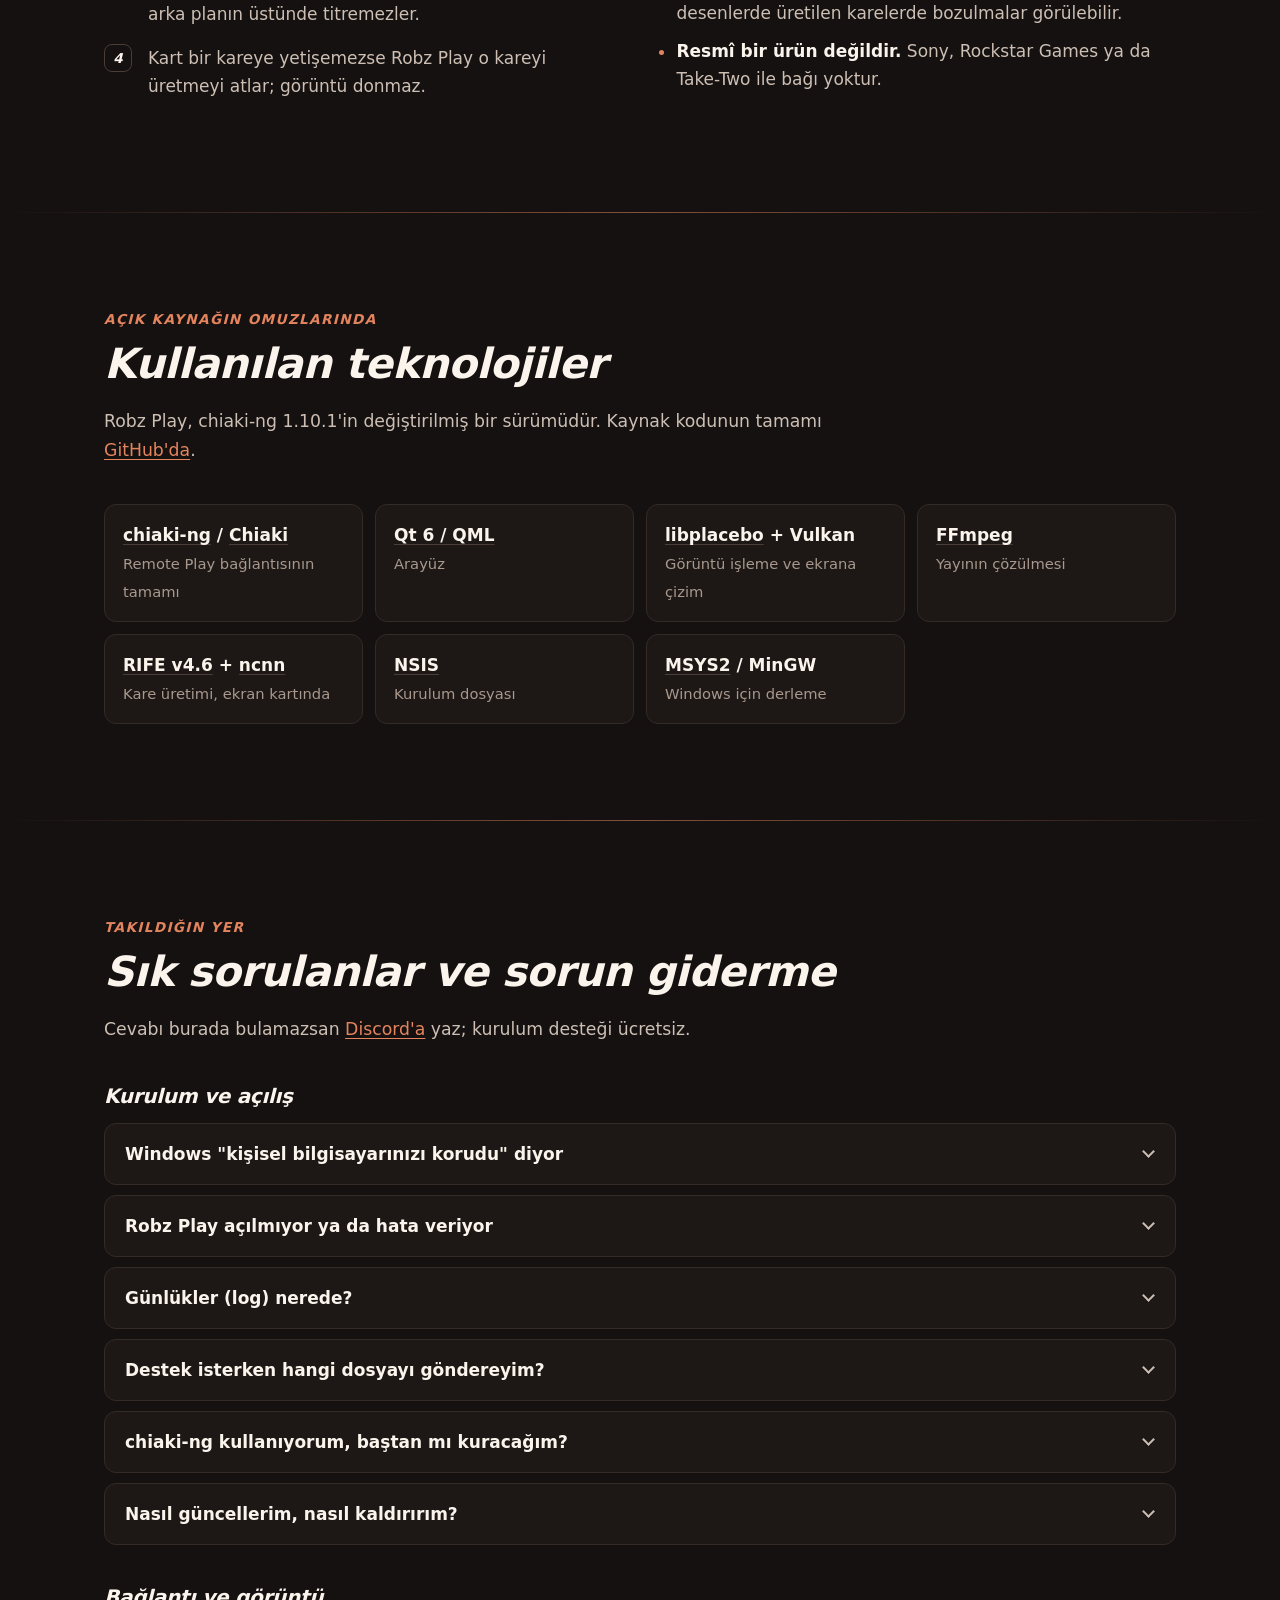
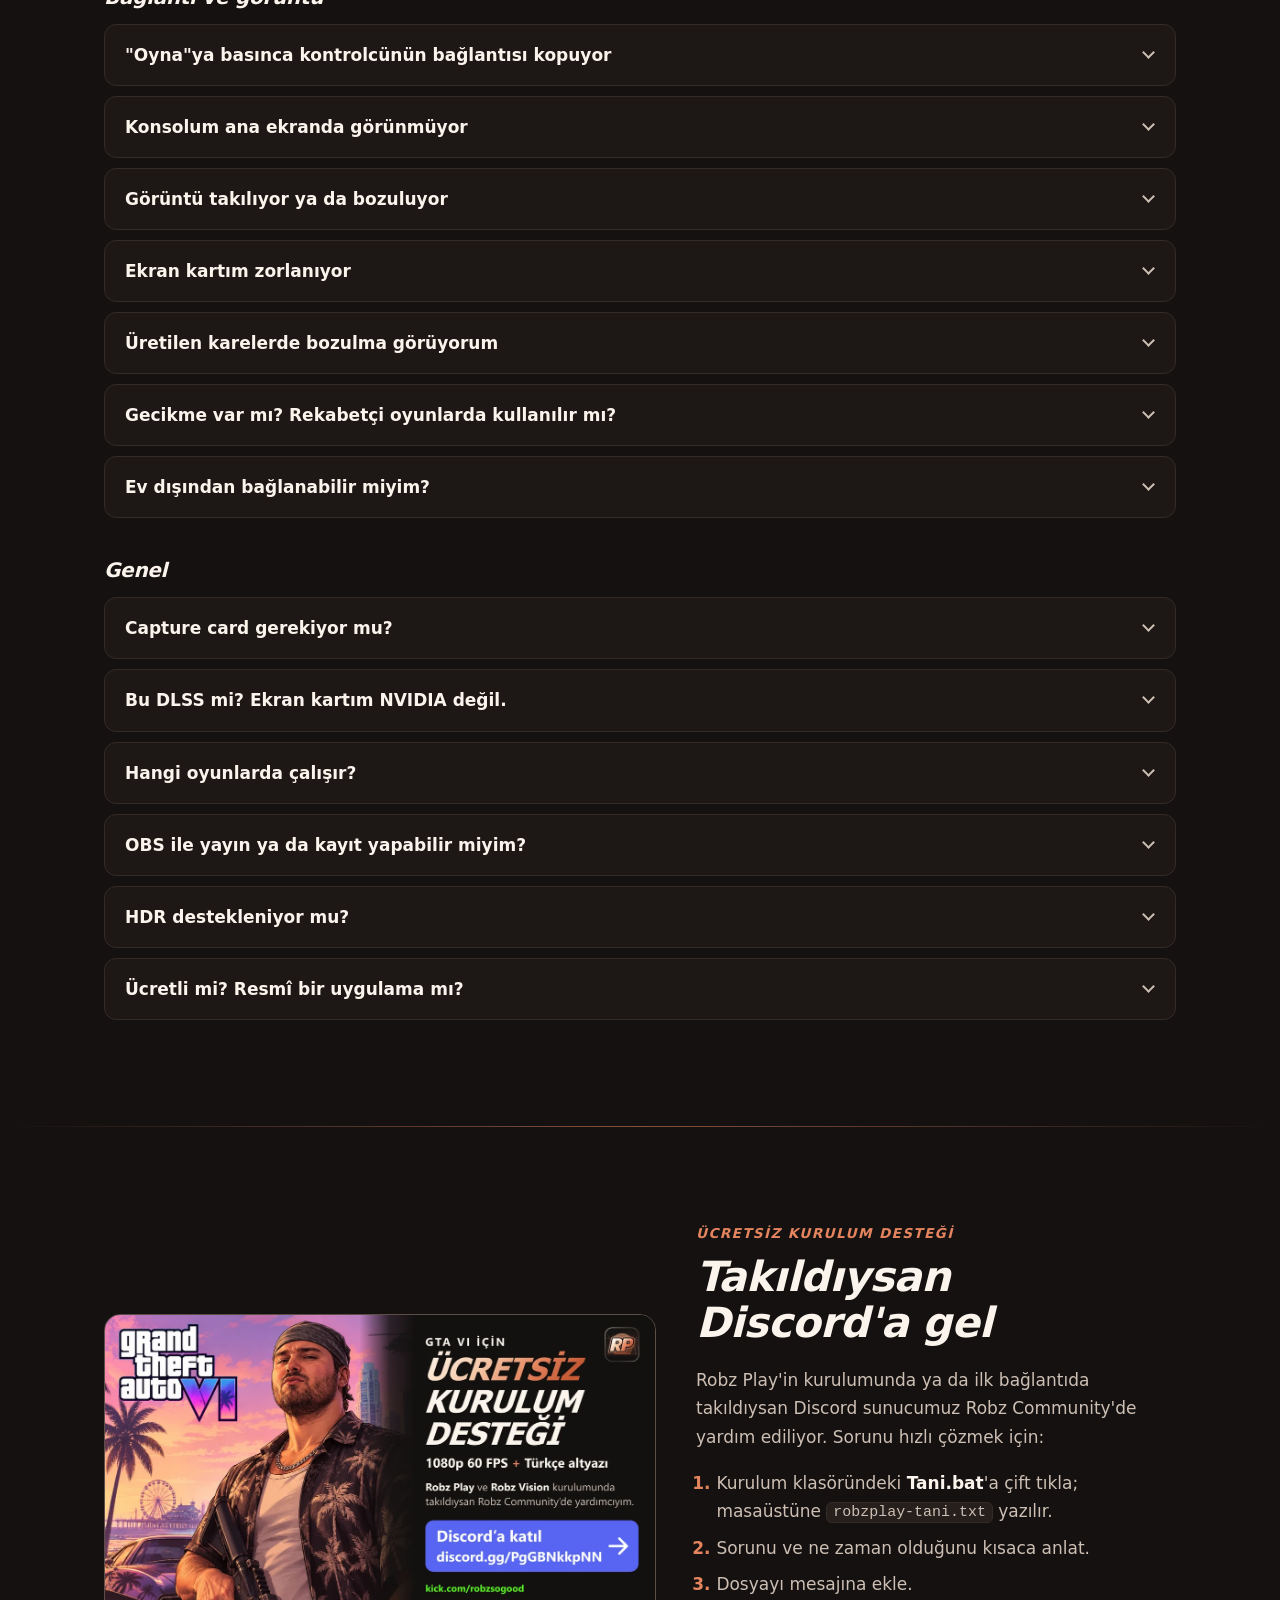
<file: tr/index.html>
<!doctype html>
<html lang="tr">
<head>
<meta charset="utf-8">
<meta name="viewport" content="width=device-width, initial-scale=1">
<title>Robz Play · GTA VI'yı bilgisayarında 1080p, 60 FPS oyna</title>
<meta name="description" content="Robz Play, PS5'ine ev ağı üzerinden Remote Play ile bağlanan ücretsiz ve açık kaynak bir Windows uygulaması. PS5'te 30 FPS çalışan GTA VI'yı bilgisayarında 1080p, 60 FPS akıcılığında gösterir. Capture card gerekmez.">
<meta name="theme-color" content="#1F1E1D">
<link rel="icon" href="../img/robzplay-kucuk.svg" type="image/svg+xml">
<link rel="icon" href="../img/robzplay-32.png" sizes="32x32" type="image/png">
<link rel="apple-touch-icon" href="../img/robzplay-180.png">
<link rel="canonical" href="https://kutsalkiremitci.github.io/robz-play/tr/">
<link rel="alternate" hreflang="tr" href="https://kutsalkiremitci.github.io/robz-play/tr/">
<link rel="alternate" hreflang="en" href="https://kutsalkiremitci.github.io/robz-play/">
<link rel="alternate" hreflang="x-default" href="https://kutsalkiremitci.github.io/robz-play/">
<meta property="og:type" content="website">
<meta property="og:locale" content="tr_TR">
<meta property="og:locale:alternate" content="en_US">
<meta property="og:site_name" content="Robz Play">
<meta property="og:title" content="Robz Play · PS5'te 30 FPS, ekranında 60 FPS">
<meta property="og:description" content="PS5 Remote Play ile 1080p, 60 FPS ve kare üretimi. GTA VI bilgisayarında 60 FPS akıcılığında. Ücretsiz, açık kaynak, capture card gerekmez.">
<meta property="og:url" content="https://kutsalkiremitci.github.io/robz-play/tr/">
<meta property="og:image" content="https://kutsalkiremitci.github.io/robz-play/img/robz-play-paylasim.jpg">
<meta property="og:image:width" content="1200">
<meta property="og:image:height" content="960">
<meta property="og:image:alt" content="Robz Play tanıtım görseli: PS5'te 30 FPS, bilgisayarında 60 FPS">
<meta name="twitter:card" content="summary_large_image">
<link rel="stylesheet" href="../css/site.css">
</head>
<body>
<a class="skip" href="#icerik">İçeriğe geç</a>

<header class="topbar">
  <div class="wrap">
    <a class="brand" href="#" aria-label="Robz Play, sayfanın başı">
      <img src="../img/robzplay-kucuk.svg" alt="" width="34" height="34">
      Robz Play
    </a>
    <nav class="nav" aria-label="Bölümler">
      <a href="#karsilastirma">Karşılaştırma</a>
      <a href="#gerekenler">Gerekenler</a>
      <a href="#kurulum">Kurulum</a>
      <a href="#modlar">Modlar</a>
      <a href="#nasil">Nasıl çalışır?</a>
      <a href="#sss">SSS</a>
      <a href="#destek">Destek</a>
    </nav>
    <div class="lang" role="group" aria-label="Dil / Language">
      <a href="./" lang="tr" hreflang="tr" aria-current="page" aria-label="Türkçe" title="Türkçe"><img src="../img/flag-tr.svg" alt="" width="26" height="17"></a>
      <a href="../" lang="en" hreflang="en" aria-label="English" title="English" data-lang-switch><img src="../img/flag-en.svg" alt="" width="26" height="17"></a>
    </div>
    <a class="gh-link" href="https://github.com/kutsalkiremitci/robz-play" aria-label="GitHub: Robz Play'in kaynak kodu" title="GitHub: Robz Play'in kaynak kodu"><svg viewBox="0 0 16 16" aria-hidden="true"><path fill="currentColor" d="M8 0C3.58 0 0 3.58 0 8c0 3.54 2.29 6.53 5.47 7.59.4.07.55-.17.55-.38 0-.19-.01-.82-.01-1.49-2.01.37-2.53-.49-2.69-.94-.09-.23-.48-.94-.82-1.13-.28-.15-.68-.52-.01-.53.63-.01 1.08.58 1.23.82.72 1.21 1.87.87 2.33.66.07-.52.28-.87.51-1.07-1.78-.2-3.64-.89-3.64-3.95 0-.87.31-1.59.82-2.15-.08-.2-.36-1.02.08-2.12 0 0 .67-.21 2.2.82.64-.18 1.32-.27 2-.27.68 0 1.36.09 2 .27 1.53-1.04 2.2-.82 2.2-.82.44 1.1.16 1.92.08 2.12.51.56.82 1.27.82 2.15 0 3.07-1.87 3.75-3.65 3.95.29.25.54.73.54 1.48 0 1.07-.01 1.93-.01 2.2 0 .21.15.46.55.38A8.013 8.013 0 0 0 16 8c0-4.42-3.58-8-8-8z"/></svg></a>
    <a class="btn btn-primary" href="https://github.com/kutsalkiremitci/robz-play/releases/latest/download/RobzPlay-Setup.exe">İndir</a>
  </div>
</header>

<main id="icerik">

<!-- ============ Giriş ============ -->
<section class="hero">
  <div class="wrap">
    <div class="hero-grid">
      <div>
        <p class="eyebrow"><span>GTA VI için tasarlandı</span><span>Ücretsiz ve açık kaynak</span><span>Windows 10 ve 11</span></p>
        <h1>PS5'te <span class="nowrap">30 FPS.</span><br><em>Ekranında <span class="nowrap">60 FPS.</span></em></h1>
        <p class="lead">Robz Play, <strong>PS5'ine ev ağı üzerinden Remote Play ile bağlanır</strong> ve PS5'te 30 FPS çalışan <strong>GTA VI'yı bilgisayarında 1080p, 60 FPS akıcılığında</strong> gösterir. Capture card gerekmez.</p>
        <div class="cta">
          <a class="btn btn-primary btn-lg" href="https://github.com/kutsalkiremitci/robz-play/releases/latest/download/RobzPlay-Setup.exe">
            <svg viewBox="0 0 24 24" fill="none" stroke="currentColor" stroke-width="2.2" stroke-linecap="round" stroke-linejoin="round" aria-hidden="true"><path d="M12 4v11"/><path d="m7 10 5 5 5-5"/><path d="M5 20h14"/></svg>
            <span class="stack">Ücretsiz indir<small>Windows · RobzPlay-Setup.exe</small></span>
          </a>
          <div class="cta-secondary">
          <a class="btn btn-discord" href="https://discord.gg/PgGBNkkpNN">
            <svg viewBox="0 0 24 24" aria-hidden="true"><path fill="currentColor" d="M20.317 4.37a19.791 19.791 0 0 0-4.885-1.515.074.074 0 0 0-.079.037c-.21.375-.444.864-.608 1.25a18.27 18.27 0 0 0-5.487 0 12.64 12.64 0 0 0-.617-1.25.077.077 0 0 0-.079-.037A19.736 19.736 0 0 0 3.677 4.37a.07.07 0 0 0-.032.027C.533 9.046-.32 13.58.099 18.057a.082.082 0 0 0 .031.057 19.9 19.9 0 0 0 5.993 3.03.078.078 0 0 0 .084-.028 14.09 14.09 0 0 0 1.226-1.994.076.076 0 0 0-.041-.106 13.107 13.107 0 0 1-1.872-.892.077.077 0 0 1-.008-.128 10.2 10.2 0 0 0 .372-.292.074.074 0 0 1 .077-.01c3.928 1.793 8.18 1.793 12.062 0a.074.074 0 0 1 .078.01c.12.098.246.198.373.292a.077.077 0 0 1-.006.127 12.299 12.299 0 0 1-1.873.892.077.077 0 0 0-.041.107c.36.698.772 1.362 1.225 1.993a.076.076 0 0 0 .084.028 19.839 19.839 0 0 0 6.002-3.03.077.077 0 0 0 .032-.054c.5-5.177-.838-9.674-3.549-13.66a.061.061 0 0 0-.031-.03zM8.02 15.33c-1.183 0-2.157-1.085-2.157-2.419 0-1.333.956-2.419 2.157-2.419 1.21 0 2.176 1.096 2.157 2.42 0 1.333-.956 2.418-2.157 2.418zm7.975 0c-1.183 0-2.157-1.085-2.157-2.419 0-1.333.955-2.419 2.157-2.419 1.21 0 2.176 1.096 2.157 2.42 0 1.333-.946 2.418-2.157 2.418z"/></svg>
            <span class="stack">Discord<small>Ücretsiz kurulum desteği</small></span>
          </a>
          <a class="btn btn-kick" href="https://kick.com/robzsogood">
            <svg viewBox="0 0 24 24" aria-hidden="true"><path fill="currentColor" d="M3 3h6v5h2V6h2V4h2V3h6v6h-2v2h-2v2h2v2h2v6h-6v-1h-2v-2h-2v-2H9v5H3z"/></svg>
            <span class="stack">Kick<small>Canlı yayınlar</small></span>
          </a>
          <a class="btn btn-github" href="https://github.com/kutsalkiremitci/robz-play">
            <svg viewBox="0 0 16 16" aria-hidden="true"><path fill="currentColor" d="M8 0C3.58 0 0 3.58 0 8c0 3.54 2.29 6.53 5.47 7.59.4.07.55-.17.55-.38 0-.19-.01-.82-.01-1.49-2.01.37-2.53-.49-2.69-.94-.09-.23-.48-.94-.82-1.13-.28-.15-.68-.52-.01-.53.63-.01 1.08.58 1.23.82.72 1.21 1.87.87 2.33.66.07-.52.28-.87.51-1.07-1.78-.2-3.64-.89-3.64-3.95 0-.87.31-1.59.82-2.15-.08-.2-.36-1.02.08-2.12 0 0 .67-.21 2.2.82.64-.18 1.32-.27 2-.27.68 0 1.36.09 2 .27 1.53-1.04 2.2-.82 2.2-.82.44 1.1.16 1.92.08 2.12.51.56.82 1.27.82 2.15 0 3.07-1.87 3.75-3.65 3.95.29.25.54.73.54 1.48 0 1.07-.01 1.93-.01 2.2 0 .21.15.46.55.38A8.013 8.013 0 0 0 16 8c0-4.42-3.58-8-8-8z"/></svg>
            <span class="stack">GitHub<small>Kaynak kodu</small></span>
          </a>
          </div>
        </div>
        <p class="cta-note">İndirme bağlantısı her zaman en son sürümü verir. Önceki sürümler ve değişiklikler: <a href="https://github.com/kutsalkiremitci/robz-play/releases">GitHub sürümleri</a>.</p>
      </div>

      <figure class="hero-shot">
        <div class="frame">
          <img src="../img/gta-vi-60fps.webp" width="1600" height="900" alt="Robz Play ile GTA VI: sahilde kırmızı bir arabanın yanında duran karakter; sol üstteki sayaç 60 FPS ve kaynak 31 gösteriyor" fetchpriority="high">
        </div>
        <figcaption>Robz Play ile GTA VI. Sol üstteki sayaç ekrana verilen kare hızını (60 FPS) ve konsoldan gelen kaynağı (yaklaşık 30) gösteriyor.</figcaption>
      </figure>
    </div>

    <ul class="facts" aria-label="Kısaca">
      <li><b>1080p · 60 FPS</b><span>PS5 Remote Play yayını</span></li>
      <li><b>30 → 60 FPS</b><span>Aradaki kareleri ekran kartın üretir</span></li>
      <li><b>Capture card yok</b><span>PS5, bilgisayar ve ev ağı yeterli</span></li>
      <li><b>Türkçe</b><span>Arayüzün Türkçesi var; uygulama İngilizce açılır</span></li>
    </ul>
  </div>
</section>

<!-- ============ Karşılaştırma ============ -->
<section class="section" id="karsilastirma" aria-labelledby="karsilastirma-baslik">
  <div class="wrap">
    <div class="section-head">
      <span class="kicker">Farkı gör</span>
      <h2 id="karsilastirma-baslik">30 FPS ile 60 FPS yan yana</h2>
      <p>Aynı GTA VI kaydı: solda görüntünün 30 FPS'e indirilmiş hali, sağda Robz Play'in ekrana verdiği 60 FPS. Kamera dönüşlerinde ve araç sürerken fark hemen göze çarpar.</p>
    </div>

    <figure class="compare-media">
      <img src="../img/gta-vi-30-vs-60.webp" width="966" height="318" loading="lazy" decoding="async" alt="Animasyon: solda PS Remote Play etiketiyle 30 FPS, sağda Robz Play etiketiyle 60 FPS; sahilde toz kaldırarak dönen bir pikap">
      <figcaption>Sol taraf temsilîdir: aynı kaydın 30 FPS'e indirilmiş halidir. Kayıt OBS ile Robz Play penceresinden alındı; animasyon gerçek hızda 60 FPS oynar.</figcaption>
    </figure>

    <div class="compare-grid">
      <div class="table-wrap">
        <table>
          <caption class="sr-only">PS Remote Play ile Robz Play karşılaştırması</caption>
          <thead>
            <tr><th scope="col"></th><th scope="col">PS Remote Play<small>720p · 30 FPS ayarında</small></th><th scope="col">Robz Play</th></tr>
          </thead>
          <tbody>
            <tr><th scope="row">GTA VI'da gördüğün kare hızı</th><td>30 FPS</td><td class="win">60 FPS</td></tr>
            <tr><th scope="row">Çözünürlük</th><td>720p</td><td class="win">1080p</td></tr>
            <tr><th scope="row">Kare üretimi</th><td>Yok</td><td class="win">Var, ekran kartında</td></tr>
            <tr><th scope="row">Kaynak kodu</th><td>Kapalı</td><td class="win">Açık (AGPL-3.0)</td></tr>
          </tbody>
        </table>
      </div>
      <div class="note">
        <p><strong>Karşılaştırma dürüst olsun:</strong> resmî PS Remote Play uygulamasında da çözünürlük 1080p'ye, yayının kare hızı 60'a çıkarılabilir. Ama o uygulama kare üretmez; GTA VI 30 FPS çalıştığı için ekranda gördüğün hareket yine 30 FPS olur. Farkı yaratan, Robz Play'in aradaki kareleri üretmesidir.</p>
      </div>
    </div>
  </div>
</section>

<!-- ============ Gerekenler ============ -->
<section class="section" id="gerekenler" aria-labelledby="gerekenler-baslik">
  <div class="wrap">
    <div class="section-head">
      <span class="kicker">Başlamadan önce</span>
      <h2 id="gerekenler-baslik">Neler gerekiyor?</h2>
      <p>Ek donanım yok. Konsolun, bilgisayarın ve ikisinin bağlı olduğu ev ağı yeterli.</p>
    </div>

    <div class="req-grid">
      <div class="card req">
        <div class="ico"><svg viewBox="0 0 24 24" fill="none" stroke="currentColor" stroke-width="2" stroke-linecap="round" stroke-linejoin="round" aria-hidden="true"><path d="M6 9h4M8 7v4"/><circle cx="16" cy="9" r="1"/><circle cx="18" cy="11" r="1"/><path d="M7 4h10a5 5 0 0 1 5 5v3a6 6 0 0 1-10.5 4h-1A6 6 0 0 1 2 12V9a5 5 0 0 1 5-5z"/></svg></div>
        <h3>PlayStation 5</h3>
        <p>PS4 de olur. Konsolda Uzaktan Oynama açık olmalı (kurulum adımlarında gösteriliyor).</p>
      </div>
      <div class="card req">
        <div class="ico"><svg viewBox="0 0 24 24" fill="none" stroke="currentColor" stroke-width="2" stroke-linecap="round" stroke-linejoin="round" aria-hidden="true"><rect x="3" y="4" width="18" height="12" rx="2"/><path d="M8 20h8M12 16v4"/></svg></div>
        <h3>Windows 10 veya 11</h3>
        <p>64 bit bir bilgisayar. 60 FPS için 60 Hz, 120 FPS için 120 Hz veya üstü bir ekran.</p>
      </div>
      <div class="card req">
        <div class="ico"><svg viewBox="0 0 24 24" fill="none" stroke="currentColor" stroke-width="2" stroke-linecap="round" stroke-linejoin="round" aria-hidden="true"><rect x="2" y="6" width="20" height="11" rx="2"/><circle cx="9" cy="11.5" r="2.5"/><circle cx="16" cy="11.5" r="2.5"/><path d="M5 17v3M19 17v3"/></svg></div>
        <h3>Vulkan destekli ayrı ekran kartı</h3>
        <p>NVIDIA GTX/RTX, AMD Radeon RX ya da Intel Arc. Kare üretimini ekran kartı yapar; DLSS değildir, NVIDIA'ya özel değildir.</p>
      </div>
      <div class="card req">
        <div class="ico"><svg viewBox="0 0 24 24" fill="none" stroke="currentColor" stroke-width="2" stroke-linecap="round" stroke-linejoin="round" aria-hidden="true"><rect x="3" y="14" width="18" height="6" rx="2"/><path d="M7 17h.01M11 17h.01"/><path d="M8 10a6 6 0 0 1 8 0M5 7a10 10 0 0 1 14 0"/></svg></div>
        <h3>Aynı ev ağı</h3>
        <p>PS5 ile bilgisayar aynı ağda olmalı. İkisini de kabloyla modeme bağlamak en dengeli görüntüyü verir.</p>
      </div>
      <div class="card req">
        <div class="ico"><svg viewBox="0 0 24 24" fill="none" stroke="currentColor" stroke-width="2" stroke-linecap="round" stroke-linejoin="round" aria-hidden="true"><circle cx="12" cy="12" r="9"/><path d="M12 7v5l3 2"/></svg></div>
        <h3>PlayStation hesabı</h3>
        <p>Konsolu uygulamaya bağlarken PSN hesabın bir kez bulunur: tarayıcıda giriş yaparak ya da çevrimiçi kimliğinle. chiaki-ng'de bağlı konsolun varsa bu da gerekmez.</p>
      </div>
      <div class="card req no">
        <div class="ico"><svg viewBox="0 0 24 24" fill="none" stroke="currentColor" stroke-width="2" stroke-linecap="round" stroke-linejoin="round" aria-hidden="true"><circle cx="12" cy="12" r="9"/><path d="M5.6 5.6l12.8 12.8"/></svg></div>
        <h3>Gerekmeyenler</h3>
        <p>Capture card, HDMI ayırıcı ya da ikinci bir cihaz. İşlemcinin içindeki tümleşik grafik ise yetmez: bir kare saniyeler sürer.</p>
      </div>
    </div>

    <div class="gpu-head">
      <h3>Ekran kartın yeter mi?</h3>
      <p>Ekran kartının bir ara kareyi yaklaşık 10 milisaniyenin altında üretebilmesi gerekiyor.</p>
    </div>
    <div class="table-wrap">
      <table>
        <thead>
          <tr><th scope="col">Ekran kartı</th><th scope="col">Beklenti</th><th scope="col">Durum</th></tr>
        </thead>
        <tbody>
          <tr><th scope="row">Tümleşik grafik (Intel UHD, AMD Radeon Graphics)</th><td>Çalışmaz: bir kare saniyeler sürüyor</td><td><span class="tag tag-ok">Ölçüldü</span> AMD tümleşik: ~2,7 sn/kare</td></tr>
          <tr><th scope="row">Giriş seviyesi ayrı kart (GTX 1650 sınıfı)</th><td>60 FPS, "Hızlı" ayrıntı modunda mümkün olabilir</td><td><span class="tag tag-guess">Tahmin</span> denenmedi</td></tr>
          <tr><th scope="row">Orta seviye (RTX 3060, RX 6600 XT sınıfı ve üstü)</th><td>60 FPS, "Dengeli" modda</td><td><span class="tag tag-guess">Tahmin</span> denenmedi</td></tr>
          <tr><th scope="row">RTX 4070</th><td>60 FPS "Dengeli": kare başına ~5-10 ms. 120 FPS deneysel olarak çalışıyor</td><td><span class="tag tag-ok">Ölçüldü</span></td></tr>
        </tbody>
      </table>
    </div>
    <p class="small-note">Şimdiye kadar yalnızca RTX 4070 ile gerçekten denendi; diğer satırlar tahmindir ve denendikçe güncellenecek. Kartın zorlanırsa <a href="#sss">Hareket ayrıntısı</a> ayarını "Hızlı"ya al.</p>
  </div>
</section>

<!-- ============ Kurulum ============ -->
<section class="section" id="kurulum" aria-labelledby="kurulum-baslik">
  <div class="wrap">
    <div class="section-head">
      <span class="kicker">Adım adım</span>
      <h2 id="kurulum-baslik">İndirmekten ilk oyuna</h2>
      <p>İlk dört adım hazırlık, sonrakiler uygulamanın içinde. Görüntüler Robz Play 0.4.3'ten alındı; konsolun adresi ve kimliği "yayıncı modu" ile gizlendi.</p>
    </div>

    <h3 class="subhead">Hazırlık</h3>
    <ol class="steps prep">
      <li class="card">
        <span class="num" aria-hidden="true">1</span>
        <h3>Kurulum dosyasını indir</h3>
        <p><code>RobzPlay-Setup.exe</code> her zaman en son sürümdür. Ücretsizdir; indirmek için hesap ya da kayıt gerekmez.</p>
        <a class="btn btn-primary" href="https://github.com/kutsalkiremitci/robz-play/releases/latest/download/RobzPlay-Setup.exe">
          <svg viewBox="0 0 24 24" fill="none" stroke="currentColor" stroke-width="2.2" stroke-linecap="round" stroke-linejoin="round" aria-hidden="true"><path d="M12 4v11"/><path d="m7 10 5 5 5-5"/><path d="M5 20h14"/></svg>
          RobzPlay-Setup.exe
        </a>
      </li>
      <li class="card">
        <span class="num" aria-hidden="true">2</span>
        <h3>Windows uyarısını geç</h3>
        <p>Kurulum dosyası henüz imzalı olmadığı için Windows ilk çalıştırmada <strong>"Windows kişisel bilgisayarınızı korudu"</strong> uyarısını gösterebilir. Önce şuna, sonra buna bas:</p>
        <ol class="path" aria-label="Uyarıyı geçmek için">
          <li>Ek bilgi</li>
          <li>Yine de çalıştır</li>
        </ol>
      </li>
      <li class="card">
        <span class="num" aria-hidden="true">3</span>
        <h3>Kur ve aç</h3>
        <p>Kurulumu tamamla; yönetici izni istemez. Robz Play <code>%LOCALAPPDATA%\Programs\Robz Play</code> klasörüne kurulur. Masaüstündeki ya da Başlat menüsündeki <strong>Robz Play</strong> kısayolundan aç.</p>
      </li>
      <li class="card">
        <span class="num" aria-hidden="true">4</span>
        <h3>PS5'i hazırla</h3>
        <p>Sıra önemli: önce kullanıcılar, sonra Uzaktan Oynama.</p>
        <p><strong>1) İkinci, boş bir kullanıcı ekle</strong>; boş bir oyun profili yeterli. Tek kullanıcı varsa PS5, <strong>Oyna</strong>'dan sonra o kullanıcıyı kendiliğinden seçip bağlantıyı ana menüye atabiliyor. İki kullanıcı olunca bağlantıdan sonra kimin oynayacağını sorar: <strong>ana profilin yerine ikinci (yan) profili</strong> seç. Bilgisayara bir kontrolcü bağlıysan ana profille de devam edebilirsin.</p>
        <ol class="path" aria-label="Kullanıcı ekleme">
          <li>Profil simgesi</li><li>Kullanıcı Değiştir</li><li>Kullanıcı Ekle</li>
        </ol>
        <p><strong>2) Giriş şifresini kaldır:</strong> profilinde PS5 giriş şifresi varsa kaldır; bağlantı sorunlarına yol açabiliyor.</p>
        <p><strong>3) Uzaktan Oynama'yı her profilde aç:</strong></p>
        <ol class="path" aria-label="PS5 menü yolu">
          <li>Ayarlar</li><li>Sistem</li><li>Uzaktan Oynama</li><li>Uzaktan Oynama'yı Etkinleştir</li>
        </ol>
        <p>Konsol dinlenme modundayken de bağlanmak istersen buradaki iki seçeneği de aç:</p>
        <ol class="path" aria-label="Dinlenme modu ayarları">
          <li>Ayarlar</li><li>Sistem</li><li>Güç Tasarrufu</li><li>Dinlenme Modunda Kullanılabilen Özellikler</li>
        </ol>
      </li>
    </ol>

    <h3 class="subhead subhead-gap">Robz Play'de</h3>
    <ol class="steps" start="5">
      <li class="flow-step">
        <span class="num" aria-hidden="true">5</span>
        <div class="flow-text">
          <h3>İlk açılış: konsolun kendiliğinden görünür</h3>
          <p>Robz Play İngilizce açılır; Türkçe için sol menüde <strong>Language</strong> yazısının yanındaki Türk bayrağına bas. PS5 ile bilgisayar aynı ağdaysa konsolun ana ekranın üstünde kendiliğinden belirir. Ortada, oyunun nasıl gösterileceğini seçtiğin <strong>Görüntü modu</strong> bölümü durur.</p>
          <p>Bilgisayarında chiaki-ng varsa Robz Play ilk açılışta onun ayarlarını ve kayıtlı konsollarını alır; konsolun zaten bağlıysa 6. adımı atla.</p>
        </div>
        <figure class="shot">
          <a href="../img/app-ana-ekran.webp"><img src="../img/app-ana-ekran.webp" width="1584" height="891" loading="lazy" decoding="async" alt="Robz Play ana ekranı: solda menü, Kick ve Discord bağlantıları; üstte ağda bulunan PS5 ve Kur düğmesi; ortada Yalnızca yayın, 60 FPS ve 120 FPS seçenekli Görüntü modu bölümü"></a>
          <figcaption>Ana ekran. Konsol kartında "Adres gizli" ve "ID gizli" yazıyor: görüntü alınırken yayıncı modu açıktı.</figcaption>
        </figure>
      </li>

      <li class="flow-step">
        <span class="num" aria-hidden="true">6</span>
        <div class="flow-text">
          <h3>Konsolu bağla (bir kez)</h3>
          <p>Konsolun kartındaki <strong>Kur</strong>'a bas. Açılan <strong>Konsolu kaydet</strong> ekranı dört adımda ilerler. Her adımın sağında o adımın ne işe yaradığı ve konsolda ne yapman gerektiği yazar; <strong>Geri</strong> ve <strong>Devam</strong> düğmeleri formun altındadır.</p>
          <ol class="plain-list">
            <li><strong>Konsol:</strong> PS5 seçili ve adresi ağda bulunmuş olarak gelir. <strong>Devam</strong>'a bas.</li>
            <li><strong>Hesap:</strong> iki yol var. Daha önce giriş yaptıysan "Hesap hazır" yazar ve bu adım geçilir.
              <ul>
                <li><strong>1 · Tarayıcıda giriş yap</strong> (önerilen, her zaman çalışır): <strong>Giriş sayfasını aç</strong>'a bas ve konsolda kullandığın hesapla giriş yap. Giriş bitince tarayıcı boş ya da hata gibi görünen bir sayfa açar; bu normal. Adres çubuğuna tıkla, <kbd>Ctrl</kbd>+<kbd>A</kbd> ve <kbd>Ctrl</kbd>+<kbd>C</kbd>'ye bas, Robz Play'e dön: adres kendiliğinden alınır, alınmazsa kutuya yapıştır. Adresteki kod birkaç dakika geçerli.</li>
                <li><strong>2 · Çevrimiçi kimlikle bul</strong> (giriş gerekmez): PSN kullanıcı adını yaz ve <strong>Bul</strong>'a bas. Seni bulabilmesi için PS5'te <strong>Ayarlar › Kullanıcılar ve Hesaplar › Gizlilik</strong>'teki her şeyi <strong>Herkes</strong> yap. Bu arama Sony'nin değil: bazen ilk seferde açılmaz ya da yanıt vermez, birkaç denemede çalışır.</li>
              </ul>
            </li>
            <li><strong>Eşleştirme kodu:</strong> PS5'te <strong>Ayarlar › Sistem › Uzaktan Oynama › Cihazı Bağla</strong>'yı seç ve ekranda çıkan 8 haneli kodu yaz. Kodu, 2. adımda giriş yaptığın hesabın profilindeyken (ana profilinde) al: ikinci, boş profilde alınan kod "Invalid PSN ID" hatası verir.</li>
            <li><strong>Kaydet:</strong> özeti kontrol et ve <strong>Konsolu kaydet</strong>'e bas. "Konsol kaydedildi" yazınca <strong>Bitti</strong>'ye bas.</li>
          </ol>
        </div>
        <figure class="shot">
          <a href="../img/app-konsol-kur.webp"><img src="../img/app-konsol-kur.webp" width="1232" height="184" loading="lazy" decoding="async" alt="Ağda bulunan konsolun kartı: Dinlenme modunda, henüz kurulmadı; sağda Kur düğmesi"></a>
        </figure>
        <div class="shot-pair">
          <figure class="shot">
            <a href="../img/app-kurulum-hesap.webp"><img src="../img/app-kurulum-hesap.webp" width="1584" height="861" loading="lazy" decoding="async" alt="Konsolu kaydet, 2. adım Hesap: iki yol seçeneği; seçili Tarayıcıda giriş yap yolunun dört adımı (giriş sayfasını aç, giriş yap, adresi kopyala, Robz Play'e dön ve yapıştır); sağda iki yolun anlatımı ve gizlilik ayarının yeri"></a>
            <figcaption>2. adım: PlayStation hesabı, iki yoldan biriyle. Sağ taraf iki yolu ve dikkat edilecekleri anlatır.</figcaption>
          </figure>
          <figure class="shot">
            <a href="../img/app-kurulum-kod.webp"><img src="../img/app-kurulum-kod.webp" width="1584" height="861" loading="lazy" decoding="async" alt="Konsolu kaydet, 3. adım Eşleştirme kodu: PS5'te açılacak menü yolu Ayarlar, Sistem, Uzaktan Oynama, Cihazı Bağla; 8 haneli kod alanı; sağda kodun ne olduğu"></a>
            <figcaption>3. adım: PS5'teki kod. Görüntüler yayıncı modu açıkken alındı.</figcaption>
          </figure>
        </div>
      </li>

      <li class="flow-step">
        <span class="num" aria-hidden="true">7</span>
        <div class="flow-text">
          <h3>Görüntü modunu seç</h3>
          <p>GTA VI için <strong>60 FPS</strong>'i seç; varsayılan mod budur. Kare üretimi istemiyorsan <strong>Yalnızca yayın</strong>, güçlü bir kartın ve 120 Hz ekranın varsa deneysel <strong>120 FPS</strong>. Mod bir sonraki bağlantıda geçerli olur. Altındaki <strong>Hareket ayrıntısı</strong>, <strong>HUD ve yazıları sabit tut</strong>, <strong>Keskinleştirme</strong> ve <strong>FPS sayacı</strong> da buradan değişir.</p>
        </div>
        <figure class="shot">
          <a href="../img/app-goruntu-modu.webp"><img src="../img/app-goruntu-modu.webp" width="1232" height="386" loading="lazy" decoding="async" alt="Görüntü modu bölümü: 60 FPS (GTA VI için) seçili; altında Hareket ayrıntısı Yüksek, HUD ve yazıları sabit tut açık, Keskinleştirme Yüksek, FPS sayacı açık"></a>
        </figure>
      </li>

      <li class="flow-step">
        <span class="num" aria-hidden="true">8</span>
        <div class="flow-text">
          <h3>Oyna</h3>
          <p>Konsol kaydedildikten sonra kartında <strong>Oyna</strong> düğmesi çıkar. Bastığında Robz Play PS5'e bağlanır; 4. adımdaki dinlenme modu ayarları açıksa uyuyan konsol da uyandırılır. Bağlantı kurulunca oyun görüntüsü gelir.</p>
        </div>
        <figure class="shot">
          <a href="../img/app-baglaniyor.webp"><img src="../img/app-baglaniyor.webp" width="1280" height="720" loading="lazy" decoding="async" alt="Bağlanma ekranı: ortada RP logosu ve PlayStation'a bağlanılıyor yazısı, altında PS5 kimin oynayacağını sorarsa ikinci profilin seçileceği notu, arkada logodaki gün batımı; altta Ctrl+O ile yayın menüsünü açma ipucu"></a>
          <figcaption>Bağlanırken görünen ekran.</figcaption>
        </figure>
      </li>

      <li class="flow-step">
        <span class="num" aria-hidden="true">9</span>
        <div class="flow-text">
          <h3>Oyun sırasında: yayın menüsü</h3>
          <p><kbd>Ctrl</kbd> + <kbd>O</kbd> yayın menüsünü açar: ses düzeyi, mikrofon, yakınlaştırma, keskinleştirme, FPS sayacı ve görüntü işleyici ayarları oyunu bırakmadan değişir.</p>
        </div>
        <figure class="shot">
          <a href="../img/app-yayin-menusu.webp"><img src="../img/app-yayin-menusu-cubuk.webp" width="1564" height="162" loading="lazy" decoding="async" alt="Yayın menüsü: Ses yüzde 100, Mikrofon, Yakınlaştır, Esnet, FPS sayacı, 30 / 60 karşılaştırma, Keskinleştirme: Yüksek; Görüntü işleyici seçenekleri Varsayılan, Yüksek kalite, HQ + Uzamsal, HQ + İleri uzamsal, Özel; Ekran ayarları"></a>
          <figcaption>Yayın menüsü, ekranın altında açılır.</figcaption>
        </figure>
      </li>

      <li class="flow-step">
        <span class="num" aria-hidden="true">10</span>
        <div class="flow-text">
          <h3>Ayarlar</h3>
          <p>Sol menüdeki <strong>Ayarlar</strong>'da kare üretimi, görüntü, yayın, ses, konsollar, klavye ve kontrolcü ayarları bulunur. Parantez içindeki değerler varsayılandır. <strong>Yayın</strong> sayfasında ev içi (Yerel) ve ev dışı (Uzak) bağlantı için çözünürlük, FPS, bit hızı ve kodek ayrı ayrı seçilir.</p>
        </div>
        <div class="shot-pair">
          <figure class="shot">
            <a href="../img/app-ayarlar-genel.webp"><img src="../img/app-ayarlar-genel.webp" width="1584" height="891" loading="lazy" decoding="async" alt="Ayarlar, Genel sayfası: Bağlantı kesilince Sor, Kare üretimi açık, FPS sayacı açık, Güncellemeleri denetle açık, hareket ayrıntısı Yüksek, kare üretimi hedefi 60 FPS, HUD ve yazıları sabit tut açık, 30 / 60 karşılaştırma kapalı, keskinleştirme Yüksek"></a>
            <figcaption>Genel: kare üretimi ve temel ayarlar.</figcaption>
          </figure>
          <figure class="shot">
            <a href="../img/app-ayarlar-yayin.webp"><img src="../img/app-ayarlar-yayin.webp" width="1584" height="891" loading="lazy" decoding="async" alt="Ayarlar, Yayın sayfası: Yerel ve Uzak için 1080p, 60 fps, 100 Mbps, H265"></a>
            <figcaption>Yayın: 1080p, 60 FPS, 100 Mbps, H265.</figcaption>
          </figure>
        </div>
      </li>
    </ol>
  </div>
</section>

<!-- ============ Görüntü modları ============ -->
<section class="section" id="modlar" aria-labelledby="modlar-baslik">
  <div class="wrap">
    <div class="section-head">
      <span class="kicker">Ana ekranın ortasında</span>
      <h2 id="modlar-baslik">Üç görüntü modu</h2>
      <p>Kare üretimi zorunlu değil. Tek tıkla açılır, kapanır ya da hedefi değişir.</p>
    </div>

    <div class="modes">
      <div class="card mode">
        <h3>Yalnızca yayın</h3>
        <p>Düz Remote Play: 1080p, 60 FPS yayın, konsolun gönderdiği gibi. Kare üretimi kapalı, ek gecikme yok.</p>
        <p class="result">30 FPS çalışan GTA VI'da görülen <b>30 FPS</b></p>
      </div>
      <div class="card mode is-default">
        <h3>60 FPS <span class="tag tag-accent">GTA VI için</span></h3>
        <p>Aradaki kareleri bilgisayarının ekran kartı çizer; 30 FPS oyun 60 FPS gibi görünür. Varsayılan ve önerilen mod.</p>
        <p class="result">30 FPS çalışan GTA VI'da görülen <b>60 FPS</b></p>
      </div>
      <div class="card mode">
        <h3>120 FPS <span class="tag tag-warn">Deneysel</span></h3>
        <p>Her iki gerçek karenin arasına üç kare üretir. Güçlü bir ekran kartı ve 120 Hz veya üstü bir ekran ister.</p>
        <p class="result">30 FPS çalışan GTA VI'da görülen <b>120 FPS</b></p>
      </div>
    </div>

    <div class="two-col">
      <div>
        <h3>Bilmen gerekenler</h3>
        <ul class="plain-list">
          <li>Mod, bir sonraki bağlantıda geçerli olur.</li>
          <li>Zaten 60 FPS çalışan bir oyunda "Yalnızca yayın" ile "60 FPS" aynı görüntüyü verir; fark 30 FPS'e kilitli oyunlarda ortaya çıkar.</li>
          <li>Keskinleştirme ve FPS sayacı anında, kare üretimi ayarları bir sonraki yayında geçerli olur.</li>
        </ul>
      </div>
      <div>
        <h3>120 FPS neden deneysel?</h3>
        <ul class="plain-list">
          <li>Ekran kartından 60 FPS moduna göre daha fazla güç ister.</li>
          <li>Dört kareden üçü üretilmiş olduğu için hızlı hareketlerde bozulmalar daha kolay fark edilir.</li>
          <li>Yalnızca tek bir sistemde (RTX 4070) denendi. Sorun yaşarsan 60 FPS'e dön.</li>
        </ul>
      </div>
    </div>
  </div>
</section>

<!-- ============ Özellikler ============ -->
<section class="section" id="ozellikler" aria-labelledby="ozellikler-baslik">
  <div class="wrap">
    <div class="section-head">
      <span class="kicker">Neler var?</span>
      <h2 id="ozellikler-baslik">Öne çıkanlar</h2>
    </div>

    <div class="features">
      <div class="card feature"><h3>1080p, 60 FPS Remote Play</h3><p>PS5'ine ev ağından bağlan ve bilgisayarından oyna. Kare üretimi olmadan da kullanılır.</p></div>
      <div class="card feature"><h3>30 → 60 FPS</h3><p>GTA VI ve 30 FPS'e kilitli diğer PS5 ve PS4 oyunları 60 FPS akıcılığında.</p></div>
      <div class="card feature"><h3>HUD ve yazı koruması</h3><p>Can göstergesi, mini harita, altyazı gibi sabit öğeler üretilen karelerde yerinde kalır, titremez.</p></div>
      <div class="card feature"><h3>Keskinleştirme</h3><p>Sıkıştırılmış yayının kaybettiği netliği geri getirir; oyun sırasında anında değişir.</p></div>
      <div class="card feature"><h3>OBS'de de görünen FPS sayacı</h3><p>Gösterilen ve kaynak FPS'i birlikte gösterir. Görüntünün içine çizildiği için kayıtlara da girer.</p></div>
      <div class="card feature"><h3>Yayın içi menü</h3><p><kbd>Ctrl</kbd> + <kbd>O</kbd>: ses, mikrofon, yakınlaştırma, keskinleştirme, FPS sayacı.</p></div>
      <div class="card feature"><h3>Türkçe ve İngilizce</h3><p>Uygulama İngilizce açılır; ana ekrandaki bayraklardan dil değişir.</p></div>
      <div class="card feature"><h3>chiaki-ng'den geçiş</h3><p>İlk açılışta chiaki-ng'nin ayarlarını ve kayıtlı konsollarını alır. chiaki-ng'nin kendi ayarlarına dokunulmaz.</p></div>
      <div class="card feature"><h3>Remote Play'in tamamı</h3><p>chiaki-ng temelli: DualSense desteği, PSN üzerinden ev dışından bağlanma, tuş eşleme, profiller.</p></div>
    </div>

    <div class="newin">
      <h3>0.4.0 ile gelenler</h3>
      <div class="features features-4">
        <div class="card feature"><h3>Yeni görünüm <span class="tag tag-accent">Yeni</span></h3><p>Yeni "Gün batımı" logosu ve ona göre baştan boyanmış arayüz: sıcak mercan vurgular, koyu zemin, gün batımı arka planı.</p></div>
        <div class="card feature"><h3>Adım adım kurulum <span class="tag tag-accent">Yeni</span></h3><p>Konsol kurulumu ve PSN girişi numaralı adımlarla anlatılıyor. Hesap kimliği iki yoldan bulunur; kayıt başarısız olursa nedeni ve çözümü yazar.</p></div>
        <div class="card feature"><h3>Günlükler ve fabrika ayarları <span class="tag tag-accent">Yeni</span></h3><p>Ayarlar'da günlükler uygulamanın içinde okunur. <strong>"Fabrika ayarlarına döndür"</strong> her şeyi silip Robz Play'i ilk kurulumdaki gibi açar.</p></div>
        <div class="card feature"><h3>30 / 60 karşılaştırma <span class="tag tag-accent">Yeni</span></h3><p>Ekranın sol yarısı kare üretimi olmadan, sağ yarısı Robz Play ile. Farkı aynı anda görürsün; OBS kayıtlarında da görünür.</p></div>
      </div>
    </div>

    <div class="defaults card">
      <div>
        <h3>Varsayılan ayarlar</h3>
        <p class="muted">Robz Play bu ayarlarla geliştirilip denendi. Görüntü işleyici olarak Vulkan seçili gelir, çünkü geliştiricinin görüntüden altyazı okuyan diğer uygulaması Robz Vision OpenGL görüntüsünü yakalayamıyor.</p>
      </div>
      <ul class="chips" aria-label="Varsayılan ayarlar">
        <li>Vulkan<span>görüntü işleyici</span></li>
        <li>H265<span>kodek</span></li>
        <li>1080p<span>çözünürlük</span></li>
        <li>60 FPS<span>yayın</span></li>
        <li>100 Mbps<span>bit hızı</span></li>
        <li>%100<span>ses</span></li>
        <li>Dengeli<span>hareket ayrıntısı</span></li>
        <li>Yüksek<span>keskinleştirme</span></li>
        <li>Açık<span>FPS sayacı</span></li>
      </ul>
    </div>
  </div>
</section>

<!-- ============ Nasıl çalışır ============ -->
<section class="section" id="nasil" aria-labelledby="nasil-baslik">
  <div class="wrap">
    <div class="section-head">
      <span class="kicker">Sade anlatımla</span>
      <h2 id="nasil-baslik">Nasıl çalışır?</h2>
      <p>PS5 oyunu yine 30 FPS çalıştırır. Akıcılaşan, senin ekranında gördüğün görüntüdür.</p>
    </div>

    <ol class="pipeline" aria-label="Görüntünün yolu">
      <li><span class="where">PS5</span><b>Oyun 30 FPS çalışır</b><p>Görüntü Remote Play ile 1080p, 60 FPS yayın olarak gönderilir; her kare iki kez gelir.</p></li>
      <li><span class="where">Ev ağı</span><b>Bilgisayarına ulaşır</b><p>Görüntü sıkıştırılmış gelir ve FFmpeg ile çözülür.</p></li>
      <li class="hl"><span class="where">Robz Play</span><b>Ara kare üretilir</b><p>Tekrar eden kareler ayıklanır; ekran kartı iki gerçek karenin arasındaki kareyi çizer.</p></li>
      <li><span class="where">Ekranın</span><b>60 FPS</b><p>Saniyede 30 gerçek + 30 üretilen kare, eşit aralıklarla.</p></li>
    </ol>

    <div class="two-col">
      <div>
        <h3>Ara kare nereden geliyor?</h3>
        <ol class="explain">
          <li>Robz Play, yayındaki kopyaları ayıklayıp oyunun gerçek 30 karesini bulur.</li>
          <li>Ekran kartında çalışan bir yapay zekâ modeli, <strong>RIFE v4.6</strong>, art arda gelen iki gerçek karedeki hareketi ölçer ve tam aradaki kareyi çizer. Model <strong>ncnn</strong> ve <strong>Vulkan</strong> ile çalışır; bu yüzden NVIDIA, AMD ve Intel kartlarda çalışabilir.</li>
          <li>Sabit duran HUD öğeleri ayrıca korunur; hareket eden arka planın üstünde titremezler.</li>
          <li>Kart bir kareye yetişemezse Robz Play o kareyi üretmeyi atlar; görüntü donmaz.</li>
        </ol>
      </div>
      <div>
        <h3>Ne değildir?</h3>
        <ul class="plain-list isnt">
          <li><strong>PS5'i hızlandırmaz.</strong> Oyun konsolda yine 30 FPS çalışır.</li>
          <li><strong>Gecikmeyi azaltmaz, biraz artırır.</strong> Ara kareyi çizmek için bir sonraki gerçek kare beklenir (30 FPS'te yaklaşık 33 ms). Tek kişilik oyunlarda rahat oynanır; rekabetçi oyunlar için uygun değildir.</li>
          <li><strong>HDMI kalitesi değildir.</strong> Görüntü ağ üzerinden sıkıştırılarak gelir. Keskinleştirme farkı azaltır, yok etmez.</li>
          <li><strong>Kusursuz değildir.</strong> Çok hızlı hareketlerde ve ince desenlerde üretilen karelerde bozulmalar görülebilir.</li>
          <li><strong>Resmî bir ürün değildir.</strong> Sony, Rockstar Games ya da Take-Two ile bağı yoktur.</li>
        </ul>
      </div>
    </div>
  </div>
</section>

<!-- ============ Teknolojiler ============ -->
<section class="section" id="teknolojiler" aria-labelledby="teknolojiler-baslik">
  <div class="wrap">
    <div class="section-head">
      <span class="kicker">Açık kaynağın omuzlarında</span>
      <h2 id="teknolojiler-baslik">Kullanılan teknolojiler</h2>
      <p>Robz Play, chiaki-ng 1.10.1'in değiştirilmiş bir sürümüdür. Kaynak kodunun tamamı <a href="https://github.com/kutsalkiremitci/robz-play">GitHub'da</a>.</p>
    </div>
    <ul class="tech">
      <li><b><a href="https://github.com/chiaki-ng/chiaki-ng">chiaki-ng</a> / <a href="https://git.sr.ht/~thestr4ng3r/chiaki">Chiaki</a></b><span>Remote Play bağlantısının tamamı</span></li>
      <li><b><a href="https://www.qt.io/">Qt 6 / QML</a></b><span>Arayüz</span></li>
      <li><b><a href="https://code.videolan.org/videolan/libplacebo">libplacebo</a> + Vulkan</b><span>Görüntü işleme ve ekrana çizim</span></li>
      <li><b><a href="https://ffmpeg.org/">FFmpeg</a></b><span>Yayının çözülmesi</span></li>
      <li><b><a href="https://github.com/hzwer/Practical-RIFE">RIFE v4.6</a> + <a href="https://github.com/Tencent/ncnn">ncnn</a></b><span>Kare üretimi, ekran kartında</span></li>
      <li><b><a href="https://nsis.sourceforge.io/">NSIS</a></b><span>Kurulum dosyası</span></li>
      <li><b><a href="https://www.msys2.org/">MSYS2</a> / MinGW</b><span>Windows için derleme</span></li>
    </ul>
  </div>
</section>

<!-- ============ SSS ============ -->
<section class="section" id="sss" aria-labelledby="sss-baslik">
  <div class="wrap">
    <div class="section-head">
      <span class="kicker">Takıldığın yer</span>
      <h2 id="sss-baslik">Sık sorulanlar ve sorun giderme</h2>
      <p>Cevabı burada bulamazsan <a href="https://discord.gg/PgGBNkkpNN">Discord'a</a> yaz; kurulum desteği ücretsiz.</p>
    </div>

    <div class="faq-group">
      <h3>Kurulum ve açılış</h3>

      <details>
        <summary>Windows "kişisel bilgisayarınızı korudu" diyor</summary>
        <div class="answer">
          <p>Kurulum dosyası henüz imzalı olmadığı için Windows bu uyarıyı gösterebilir. <strong>Ek bilgi</strong>'ye, ardından <strong>Yine de çalıştır</strong>'a bas. İmzalı kurulum dosyası yol haritasında.</p>
        </div>
      </details>

      <details>
        <summary>Robz Play açılmıyor ya da hata veriyor</summary>
        <div class="answer">
          <p>Önce en son sürümü kur: Windows kullanıcı adında ğ, ı, ş gibi Türkçe harfler olan bilgisayarlardaki açılış sorunu 0.3.0'da düzeltildi. Sorun sürerse günlüklere bak ve tanı dosyasını hazırla (aşağıda).</p>
        </div>
      </details>

      <details>
        <summary>Günlükler (log) nerede?</summary>
        <div class="answer">
          <p>Başlat menüsündeki <strong>"Robz Play günlükleri"</strong> kısayolu (İngilizce Windows'ta <strong>"Robz Play logs"</strong>) günlük klasörünü açar: <code>%APPDATA%\RobzPlay\RobzPlay\log</code></p>
          <ul>
            <li><code>robzplay-acilis.log</code>: her açılışta yazılır; bir önceki açılış <code>robzplay-acilis-onceki.log</code> olarak saklanır. Uygulama çökerse son satırda hangi dosyada çöktüğü yazar.</li>
            <li><code>chiaki_session_….log</code>: her yayının kendi günlüğü.</li>
          </ul>
        </div>
      </details>

      <details>
        <summary>Destek isterken hangi dosyayı göndereyim?</summary>
        <div class="answer">
          <p>Kurulum klasöründeki (<code>%LOCALAPPDATA%\Programs\Robz Play</code>) <strong><code>Tani.bat</code></strong> dosyasına çift tıkla. Bilgisayarın, ekran kartının ve son açılışların bilgisini masaüstüne <code>robzplay-tani.txt</code> olarak yazar. Bu dosyayı <a href="https://discord.gg/PgGBNkkpNN">Discord'da</a> sorununu anlatırken ekle.</p>
        </div>
      </details>

      <details>
        <summary>chiaki-ng kullanıyorum, baştan mı kuracağım?</summary>
        <div class="answer">
          <p>Hayır. Robz Play ilk açılışta chiaki-ng'nin ayarlarını ve kayıtlı konsollarını kendiliğinden alır; konsolu yeniden bağlaman gerekmez. chiaki-ng'nin kendi ayarlarına dokunulmaz.</p>
        </div>
      </details>

      <details>
        <summary>Nasıl güncellerim, nasıl kaldırırım?</summary>
        <div class="answer">
          <p>0.3.0'dan itibaren yeni bir sürüm çıktığında Robz Play bir <strong>"Yenilikler"</strong> penceresinde değişiklikleri gösterir; <strong>"Şimdi güncelle"</strong> yeni sürümü indirir, kurar ve uygulamayı yeniden açar. Uygulama açılışta ve birkaç saatte bir kendisi bakar; beklemek istemezsen sol alttaki sürüm numarasının altındaki <strong>"Güncellemeleri denetle"</strong> bağlantısına bas. Güncelsen "Robz Play güncel" yazar. İstersen yeni <code>RobzPlay-Setup.exe</code> dosyasını indirip çalıştırman da yeter; ayarların ve kayıtlı konsolların korunur.</p>
          <p>Kaldırmak için Windows'un "Yüklü uygulamalar" listesinden Robz Play'i kaldır. Ayarların Windows kayıt defterinde kalır.</p>
        </div>
      </details>
    </div>

    <div class="faq-group">
      <h3>Bağlantı ve görüntü</h3>

      <details>
        <summary>"Oyna"ya basınca kontrolcünün bağlantısı kopuyor</summary>
        <div class="answer">
          <p>Yayın açılıyor ama DualSense oyunda çalışmıyor ya da bağlantısı kopuyorsa, bunun sebebi PS5'te <strong>yalnızca bir kullanıcı profili</strong> olması. Robz Play, chiaki-ng ile aynı Remote Play bağlantısını kullanır ve bu bağlantıda uzaktan gelen kontrolcü için konsolda ikinci bir kullanıcı profili gerekiyor. Yani sorun kare üretiminden değil, Remote Play'in (ve chiaki-ng'nin) bu davranışından kaynaklanıyor.</p>
          <p><strong>Çözüm:</strong></p>
          <ol>
            <li>PS5'te yeni bir kullanıcı profili (ikinci bir hesap) ekle: ana ekranda sağ üstteki profil simgesini aç (ya da PS düğmesiyle kontrol merkezini aç), <strong>Kullanıcı Değiştir</strong>'i, ardından <strong>Kullanıcı Ekle</strong>'yi seç.</li>
            <li>Profilinde PS5 giriş şifresi varsa kaldır; bağlantı sorunlarına yol açabiliyor.</li>
            <li>Robz Play'de yeniden <strong>Oyna</strong>'ya bas. PS5 bu kez iki profilin olduğu bir profil seçme ekranı gösterir.</li>
            <li><strong>İkinci (yan) profili</strong> seç ve devam et; kontrolcü çalışır. Bilgisayara bir kontrolcü (DualSense) bağlıysan ana profille de devam edebilirsin.</li>
          </ol>
          <p><strong>GTA VI için önemli:</strong> ana hesabınla satın aldığın bir oyunu ikinci profille oynayabilmek için ana hesapta o PS5 için <strong>Konsol Paylaşımı ve Çevrimdışı Oynama</strong> açık olmalı: PS5'te ana hesapla <strong>Ayarlar › Kullanıcılar ve Hesaplar › Diğer › Konsol Paylaşımı ve Çevrimdışı Oynama</strong>. Konsolda ilk kurulan hesapta bu genellikle zaten açıktır.</p>
          <p>Menü adları PS5 sistem yazılımının sürümüne göre biraz farklı olabilir. Bu adımlardan sonra bağlantı hâlâ kopuyorsa <a href="https://discord.gg/PgGBNkkpNN">Discord'da</a> sor ve <code>robzplay-tani.txt</code> dosyasını ekle.</p>
        </div>
      </details>

      <details>
        <summary>Konsolum ana ekranda görünmüyor</summary>
        <div class="answer">
          <p>PS5'te Uzaktan Oynama'nın açık olduğundan (<strong>Ayarlar › Sistem › Uzaktan Oynama</strong>) ve PS5 ile bilgisayarın aynı ağda olduğundan emin ol. Ana ekranın solundaki <strong>Konsol ara</strong> anahtarı açık olmalı. Konsol dinlenme modundaysa <strong>Ayarlar › Sistem › Güç Tasarrufu › Dinlenme Modunda Kullanılabilen Özellikler</strong> bölümündeki iki seçenek de açık olmalı.</p>
        </div>
      </details>

      <details>
        <summary>Görüntü takılıyor ya da bozuluyor</summary>
        <div class="answer">
          <p>PS5'i ve bilgisayarı <strong>kabloyla modeme (router) bağla</strong>. Kablolu bağlantı en dengeli görüntüyü verir; Wi-Fi'da takılma daha sık görülür.</p>
        </div>
      </details>

      <details>
        <summary>Ekran kartım zorlanıyor</summary>
        <div class="answer">
          <p>Ana ekrandaki <strong>Hareket ayrıntısı</strong> ayarını <strong>"Hızlı"</strong>ya al. Hareket, görüntünün dörtte biri çözünürlükte ölçülür ve iş yükü belirgin biçimde düşer. Kare üretimi yetişemediği anlarda Robz Play kare üretmeyi kendiliğinden atlar; görüntü donmaz. 120 FPS kullanıyorsan 60 FPS'e dön.</p>
          <p>İşlemcinin içindeki tümleşik grafik kare üretimi için yetmez; Vulkan destekli ayrı bir ekran kartı gerekir. Kare üretimi olmadan oynamak için "Yalnızca yayın" modunu seç.</p>
        </div>
      </details>

      <details>
        <summary>Üretilen karelerde bozulma görüyorum</summary>
        <div class="answer">
          <p>Hareket görüntüden tahmin edildiği için çok hızlı hareketlerde ve ince desenlerde üretilen karelerde bozulmalar görülebilir. 120 FPS modunda dört kareden üçü üretildiği için daha belirgindir. <strong>HUD ve yazıları sabit tut</strong> açık kalsın. Kartın kaldırıyorsa <strong>Hareket ayrıntısı</strong>'nı "Yüksek"e alabilirsin: daha temiz sonuç verir, ama ekran kartına yaklaşık üç kat daha ağırdır.</p>
        </div>
      </details>

      <details>
        <summary>Gecikme var mı? Rekabetçi oyunlarda kullanılır mı?</summary>
        <div class="answer">
          <p>Kare üretimi biraz gecikme ekler: ara kareyi çizebilmek için bir sonraki gerçek kare beklenir (30 FPS'te yaklaşık 33 ms), Remote Play'in kendi gecikmesine ek olarak. Tek kişilik oyunlarda rahat oynanır; rekabetçi oyunlar için uygun değildir. Gecikmenin önemli olduğu oyunlarda "Yalnızca yayın" modunu seç.</p>
        </div>
      </details>

      <details>
        <summary>Ev dışından bağlanabilir miyim?</summary>
        <div class="answer">
          <p>Evet, Remote Play PSN hesabıyla ev dışından bağlanmayı destekler (Ayarlar › Uzaktan oynama › PSN'e giriş yap). Ama varsayılan 100 Mbps çoğu ev internetinin yükleme hızı için fazla: <strong>Ayarlar › Yayın</strong> sayfasındaki <strong>Uzak</strong> sütununda bit hızını düşür. Zayıf bağlantıda görüntü kalitesi ve gecikme kötüleşir.</p>
        </div>
      </details>
    </div>

    <div class="faq-group">
      <h3>Genel</h3>

      <details>
        <summary>Capture card gerekiyor mu?</summary>
        <div class="answer"><p>Hayır. Görüntü PS5'ten ağ üzerinden, Remote Play ile gelir.</p></div>
      </details>

      <details>
        <summary>Bu DLSS mi? Ekran kartım NVIDIA değil.</summary>
        <div class="answer">
          <p>Hayır, DLSS değildir ve NVIDIA'ya ya da AMD'ye özel bir teknoloji kullanmaz. Kare üretimini açık kaynak RIFE v4.6 modeli ncnn ve Vulkan ile yapar; Vulkan destekleyen ayrı ekran kartlarında (NVIDIA GTX/RTX, AMD Radeon RX, Intel Arc) çalışır. Şimdiye kadar yalnızca RTX 4070 ile denendi.</p>
          <p>DLSS oyunun içinde çalışır ve hareket bilgisini oyun motorundan alır. GTA VI ise PS5'te çalışıyor; bilgisayara yalnızca görüntü geliyor. Robz Play hareketi bu görüntüden tahmin eder. Bu yüzden her marka kartta ve Remote Play'de açılan her oyunda çalışır.</p>
        </div>
      </details>

      <details>
        <summary>Hangi oyunlarda çalışır?</summary>
        <div class="answer"><p>GTA VI için tasarlandı ve GTA VI oynanarak geliştirildi, ama Remote Play'in izin verdiği bütün PS5 ve PS4 oyunlarında çalışır. En büyük fark 30 FPS'e kilitli oyunlarda görülür; zaten 60 FPS çalışan bir oyunda 60 FPS modu bir şey eklemez.</p></div>
      </details>

      <details>
        <summary>OBS ile yayın ya da kayıt yapabilir miyim?</summary>
        <div class="answer"><p>Evet. Robz Play penceresini oyun yakalama kaynağı olarak ekle; üretilen kareler ve FPS sayacı kayda girer.</p></div>
      </details>

      <details>
        <summary>HDR destekleniyor mu?</summary>
        <div class="answer"><p>Kare üretimi HDR yayınla henüz denenmedi.</p></div>
      </details>

      <details>
        <summary>Ücretli mi? Resmî bir uygulama mı?</summary>
        <div class="answer"><p>Ücretsiz ve açık kaynaktır (AGPL-3.0). Resmî bir ürün değildir: Sony Interactive Entertainment, Rockstar Games ya da Take-Two Interactive ile bağı yoktur ve onlar tarafından onaylanmamıştır.</p></div>
      </details>
    </div>
  </div>
</section>

<!-- ============ Destek ============ -->
<section class="section" id="destek" aria-labelledby="destek-baslik">
  <div class="wrap support">
    <figure class="shot">
      <a href="https://discord.gg/PgGBNkkpNN"><img src="../img/destek-banner.webp" width="1200" height="675" loading="lazy" decoding="async" alt="Ücretsiz kurulum desteği afişi: GTA VI için, 1080p 60 FPS ve Türkçe altyazı; Robz Play ve Robz Vision kurulumunda Discord'da yardım; discord.gg/PgGBNkkpNN"></a>
    </figure>
    <div>
      <span class="kicker">Ücretsiz kurulum desteği</span>
      <h2 id="destek-baslik">Takıldıysan Discord'a gel</h2>
      <p class="muted">Robz Play'in kurulumunda ya da ilk bağlantıda takıldıysan Discord sunucumuz Robz Community'de yardım ediliyor. Sorunu hızlı çözmek için:</p>
      <ol class="support-steps">
        <li>Kurulum klasöründeki <strong>Tani.bat</strong>'a çift tıkla; masaüstüne <code>robzplay-tani.txt</code> yazılır.</li>
        <li>Sorunu ve ne zaman olduğunu kısaca anlat.</li>
        <li>Dosyayı mesajına ekle.</li>
      </ol>
      <a class="btn btn-primary btn-lg" href="https://discord.gg/PgGBNkkpNN">
        <svg viewBox="0 0 24 24" aria-hidden="true"><path fill="currentColor" d="M20.317 4.37a19.791 19.791 0 0 0-4.885-1.515.074.074 0 0 0-.079.037c-.21.375-.444.864-.608 1.25a18.27 18.27 0 0 0-5.487 0 12.64 12.64 0 0 0-.617-1.25.077.077 0 0 0-.079-.037A19.736 19.736 0 0 0 3.677 4.37a.07.07 0 0 0-.032.027C.533 9.046-.32 13.58.099 18.057a.082.082 0 0 0 .031.057 19.9 19.9 0 0 0 5.993 3.03.078.078 0 0 0 .084-.028 14.09 14.09 0 0 0 1.226-1.994.076.076 0 0 0-.041-.106 13.107 13.107 0 0 1-1.872-.892.077.077 0 0 1-.008-.128 10.2 10.2 0 0 0 .372-.292.074.074 0 0 1 .077-.01c3.928 1.793 8.18 1.793 12.062 0a.074.074 0 0 1 .078.01c.12.098.246.198.373.292a.077.077 0 0 1-.006.127 12.299 12.299 0 0 1-1.873.892.077.077 0 0 0-.041.107c.36.698.772 1.362 1.225 1.993a.076.076 0 0 0 .084.028 19.839 19.839 0 0 0 6.002-3.03.077.077 0 0 0 .032-.054c.5-5.177-.838-9.674-3.549-13.66a.061.061 0 0 0-.031-.03zM8.02 15.33c-1.183 0-2.157-1.085-2.157-2.419 0-1.333.956-2.419 2.157-2.419 1.21 0 2.176 1.096 2.157 2.42 0 1.333-.956 2.418-2.157 2.418zm7.975 0c-1.183 0-2.157-1.085-2.157-2.419 0-1.333.955-2.419 2.157-2.419 1.21 0 2.176 1.096 2.157 2.42 0 1.333-.946 2.418-2.157 2.418z"/></svg>
        discord.gg/PgGBNkkpNN
      </a>
      <p class="small-note">Hata bildirimi için <a href="https://github.com/kutsalkiremitci/robz-play/issues">GitHub'daki sorun listesi</a> de açık.</p>
    </div>
  </div>
</section>

<!-- ============ X paylaşımı ============ -->
<section class="section" id="paylasim" aria-labelledby="paylasim-baslik">
  <div class="wrap">
    <div class="section-head">
      <span class="kicker">Gündem olan paylaşım</span>
      <h2 id="paylasim-baslik">X'te ses getiren tanıtım</h2>
    </div>
    <article class="post">
      <a class="post-media" href="https://x.com/robzsogood/status/2123874178713715030" tabindex="-1" aria-hidden="true">
        <img src="../img/robz-play-tweet.webp" width="1200" height="960" loading="lazy" decoding="async" alt="">
      </a>
      <div class="post-body">
        <div class="post-meta">
          <img src="../img/robzplay-kucuk.svg" alt="" width="44" height="44">
          <div><b>@robzsogood</b>X'te</div>
          <svg viewBox="0 0 24 24" role="img" aria-label="X"><path fill="currentColor" d="M18.244 2.25h3.308l-7.227 8.26 8.502 11.24H16.17l-5.214-6.817L4.99 21.75H1.68l7.73-8.835L1.254 2.25H8.08l4.713 6.231zm-1.161 17.52h1.833L7.084 4.126H5.117z"/></svg>
        </div>
        <h3>“GTA VI PS5'te 30 FPS. Robz Play ile bilgisayarında 1080p, 60 FPS akıcılığında.”</h3>
        <p>Robz Play'i duyuran gönderi X'te hızla yayıldı ve çok paylaşıldı. Gönderinin tamamı ve konuşmalar X'te.</p>
        <a class="btn" href="https://x.com/robzsogood/status/2123874178713715030">
          <svg viewBox="0 0 24 24" aria-hidden="true"><path fill="currentColor" d="M18.244 2.25h3.308l-7.227 8.26 8.502 11.24H16.17l-5.214-6.817L4.99 21.75H1.68l7.73-8.835L1.254 2.25H8.08l4.713 6.231zm-1.161 17.52h1.833L7.084 4.126H5.117z"/></svg>
          Gönderiyi X'te aç
        </a>
      </div>
    </article>
  </div>
</section>

<!-- ============ Disclaimer ============ -->
<section class="section" id="sorumluluk" aria-labelledby="sorumluluk-baslik">
  <div class="wrap">
    <div class="section-head">
      <span class="kicker">Açık ve dürüst</span>
      <h2 id="sorumluluk-baslik">Sorumluluk reddi</h2>
      <p>Robz Play açık kaynak bir chiaki-ng çatalıdır. Neyin kime ait olduğunu, uygulamanın ne yaptığını ve ne yapmadığını burada açıkça yazıyoruz.</p>
    </div>
    <div class="features">
      <div class="card feature"><h3>Açık kaynak bir chiaki-ng çatalı</h3><p>Robz Play, açık kaynak Remote Play istemcisi <a href="https://github.com/chiaki-ng/chiaki-ng">chiaki-ng</a>'nin bir çatalıdır (fork). PS5'e bağlanma, görüntü ve sesin alınması, kontrolcü desteği ve PSN girişi gibi Remote Play'in tamamı chiaki-ng'den gelir. Robz Play bunun üzerine kare üretimini, Türkçe arayüzü, adım adım kurulum ekranlarını, kurulum dosyasını ve güncelleme bildirimini ekler. Uygulamayı geliştiren kişi de Robz Play'i kendi PS5'iyle düzenli olarak kullanır.</p></div>
      <div class="card feature"><h3>Virüs ya da zararlı yazılım değildir</h3><p>Kaynak kodun tamamı <a href="https://github.com/kutsalkiremitci/robz-play">GitHub'da</a> herkese açıktır; yayınlanan her kurulum dosyası bu koddan derlenir ve SHA-256 değeri <a href="https://github.com/kutsalkiremitci/robz-play/releases">sürüm notlarında</a> yazar. Uygulama geliştiriciye veri göndermez, reklam ya da kullanım istatistiği içermez, kurulurken yönetici izni istemez. Windows'un "kişisel bilgisayarınızı korudu" uyarısı ve Akıllı Uygulama Denetimi engeli dosyanın zararlı olduğunu değil, henüz dijital olarak imzalanmadığını gösterir; bazı antivirüs programları da yeni ve imzasız dosyalara yanlış alarm verebilir.</p></div>
      <div class="card feature"><h3>PSN girişi chiaki-ng'ye aittir</h3><p>PlayStation hesabıyla giriş yöntemi Robz Play tarafından geliştirilmemiştir; chiaki-ng'den olduğu gibi devralınmıştır. Giriş Sony'nin kendi sayfasında, senin tarayıcında yapılır; e-posta adresin ve şifren Robz Play'e gelmez. Sony'nin verdiği hesap kimliği ve oturum anahtarları yalnızca bu bilgisayarda saklanır ve <strong>Fabrika ayarlarına döndür</strong> ile silinir. "Çevrimiçi kimlikle bul" yolu da chiaki-ng'den gelir ve PSN kullanıcı adını üçüncü bir tarafa ait psn.flipscreen.games hizmetine sorar.</p></div>
      <div class="card feature"><h3>Uygulamanın bağlandığı yerler</h3><p>PS5'in; PSN girişi ve ev dışından bağlantı için Sony'nin sunucuları; ev dışından bağlanırken ağ adresini bulmak için herkese açık STUN sunucuları; güncelleme denetimi için GitHub; ve yalnızca seçersen çevrimiçi kimlik araması için psn.flipscreen.games.</p></div>
      <div class="card feature"><h3>Kullanım kendi sorumluluğundadır</h3><p>Robz Play, AGPL-3.0 lisansının 15. ve 16. maddelerinde belirtildiği gibi "olduğu gibi" (as is), açık ya da örtülü hiçbir garanti verilmeden sunulur. Yürürlükteki hukukun izin verdiği ölçüde geliştirici ve katkıda bulunanlar; uygulamanın kullanılmasından ya da kullanılamamasından doğan veri kaybı, donanım ya da yazılım sorunları, PlayStation Network hesabına uygulanabilecek kısıtlamalar ve diğer her türlü doğrudan ya da dolaylı zarardan sorumlu tutulamaz.</p></div>
      <div class="card feature"><h3>Resmî değil, bağımsız</h3><p>Robz Play resmî olmayan bir Remote Play istemcisidir; PlayStation Network kullanım koşullarına uymak kullanıcının sorumluluğundadır. Robz Play; Sony Interactive Entertainment, Rockstar Games, Take-Two Interactive ya da chiaki-ng ve Chiaki geliştiricileri tarafından hazırlanmamış, onaylanmamış ve desteklenmemiştir.</p></div>
    </div>
    <p class="small-note">Robz Play'i indirip kullanan kişi, kullanımın kendi sorumluluğunda olduğunu kabul etmiş sayılır. Bağlayıcı lisans metni: <a href="https://github.com/kutsalkiremitci/robz-play/blob/robzplay/COPYING">AGPL-3.0</a>.</p>
  </div>
</section>

</main>

<footer class="footer">
  <div class="wrap">
    <div class="footer-grid">
      <div>
        <a class="brand" href="#"><img src="../img/robzplay-kucuk.svg" alt="" width="34" height="34">Robz Play</a>
        <p class="footer-tag">PS5 Remote Play ve kare üretimi. Ücretsiz, açık kaynak.</p>
        <p>Robz Play, <a href="https://github.com/chiaki-ng/chiaki-ng">chiaki-ng</a> 1.10.1'in değiştirilmiş bir sürümüdür ve chiaki-ng gibi <a href="https://github.com/kutsalkiremitci/robz-play/blob/robzplay/COPYING">AGPL-3.0</a> ile lisanslıdır. chiaki-ng ya da Chiaki geliştiricileri tarafından hazırlanmamış ve onaylanmamıştır.</p>
      </div>
      <div>
        <h2>Robz Play</h2>
        <ul>
          <li><a href="https://github.com/kutsalkiremitci/robz-play/releases/latest/download/RobzPlay-Setup.exe">İndir (RobzPlay-Setup.exe)</a></li>
          <li><a href="https://github.com/kutsalkiremitci/robz-play/releases">Sürümler</a></li>
          <li><a href="https://github.com/kutsalkiremitci/robz-play">Kaynak kodu</a></li>
          <li><a href="#sorumluluk">Sorumluluk reddi</a></li>
          <li><a href="https://github.com/kutsalkiremitci/robz-play/issues">Sorun bildir</a></li>
        </ul>
      </div>
      <div>
        <h2>Topluluk</h2>
        <ul>
          <li><a href="https://discord.gg/PgGBNkkpNN">Discord: ücretsiz teknik destek</a></li>
          <li><a href="https://kick.com/robzsogood">Kick: canlı yayınlar</a></li>
          <li><a href="https://x.com/robzsogood/status/2123874178713715030">X'teki tanıtım gönderisi</a></li>
        </ul>
      </div>
    </div>
    <div class="legal">
      <p>Teşekkürler: chiaki-ng ve Florian Märkl'in Chiaki'si (Remote Play), RIFE (hzwer) ve rife-ncnn-vulkan (nihui), ncnn, libplacebo, FFmpeg, Qt. RIFE modeli ve rife-ncnn-vulkan kodu MIT lisanslıdır.</p>
      <p>PlayStation, PS5, PS4 ve DualSense, Sony Interactive Entertainment'ın markalarıdır. Grand Theft Auto ve GTA, Take-Two Interactive'in markalarıdır; bu sayfadaki GTA görüntüleri Rockstar Games'e aittir ve yalnızca Robz Play'in çalışmasını göstermek için kullanılmıştır. Robz Play, Sony Interactive Entertainment, Rockstar Games ya da Take-Two Interactive ile bağlantılı değildir; onlar tarafından onaylanmamış ya da desteklenmemiştir.</p>
    </div>
  </div>
</footer>
<script src="../js/lang.js" defer></script>
</body>
</html>
</file>
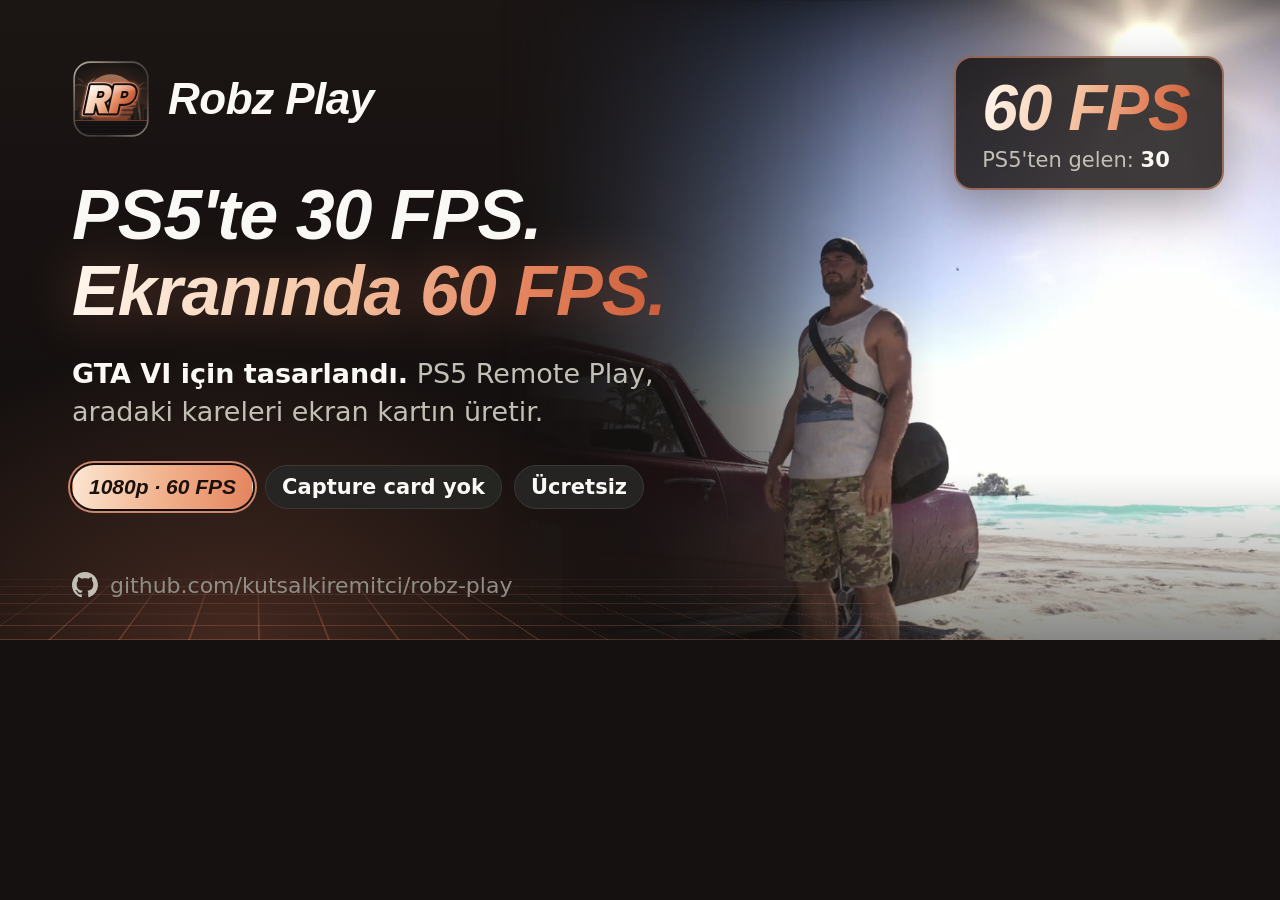
<file: assets/robzplay/onizleme/sosyal-onizleme.html>
<!doctype html>
<html lang="tr">
<head>
<meta charset="utf-8">
<title>Robz Play sosyal önizleme</title>
<!--
  GitHub'ın "Social preview" görseli (1280x640). PNG'ye çevirmek için:
  msedge --headless=new --hide-scrollbars --force-device-scale-factor=1 --window-size=1280,640
         --screenshot=sosyal-onizleme.png sosyal-onizleme.html
-->
<style>
  :root {
    --bg: #141110;
    --text: #FAF9F5;
    --muted: #C2C0B6;
    --faint: #8F8D85;
    --accent: #D97757;
    --line: #3A3936;
    --display: "Segoe UI Black", "Segoe UI", Arial, sans-serif;
    --letter: linear-gradient(100deg, #FFF7EE 0%, #F5C7A6 42%, #E4845E 75%, #C85A35 100%);
    --button: linear-gradient(100deg, #FCE6D3 0%, #F2B48F 48%, #E4845E 100%);
    --rim: 0 0 0 2px #110E0D, 0 0 0 4px rgba(233, 153, 122, 0.85);
    --sans: "Segoe UI", system-ui, Arial, sans-serif;
  }
  * { margin: 0; padding: 0; box-sizing: border-box; }
  html, body { width: 1280px; height: 640px; overflow: hidden; background: var(--bg); }
  .card {
    position: relative; width: 1280px; height: 640px; overflow: hidden;
    background:
      radial-gradient(620px 420px at 18% 100%, rgba(217, 119, 87, 0.26), transparent 70%),
      linear-gradient(180deg, #1B1514, #100D0C);
    color: var(--text); font-family: var(--sans);
  }

  /* sağda oyun görüntüsü, sola doğru karanlığa karışır */
  .shot {
    position: absolute; top: 0; right: 0; width: 780px; height: 640px;
    background: url("../gta-vi-60fps.jpg") 38% 50% / cover no-repeat;
    -webkit-mask-image: linear-gradient(90deg, transparent 0%, #000 46%);
    mask-image: linear-gradient(90deg, transparent 0%, #000 46%);
  }
  .shot::after {
    content: ""; position: absolute; inset: 0;
    background:
      linear-gradient(90deg, rgba(18, 17, 16, 0.85) 0%, rgba(18, 17, 16, 0.35) 34%, rgba(18, 17, 16, 0) 56%),
      linear-gradient(0deg, rgba(18, 17, 16, 0.5) 0%, rgba(18, 17, 16, 0) 26%);
  }


  .floor {
    position: absolute; left: -40%; width: 120%; bottom: 0; height: 230px;
    background:
      repeating-linear-gradient(90deg, rgba(228, 132, 94, 0.26) 0 1.5px, transparent 1.5px 70px),
      repeating-linear-gradient(0deg, rgba(228, 132, 94, 0.26) 0 1.5px, transparent 1.5px 28px);
    transform: perspective(300px) rotateX(58deg); transform-origin: center bottom;
    -webkit-mask-image: linear-gradient(to top, #000 10%, transparent 90%);
    mask-image: linear-gradient(to top, #000 10%, transparent 90%);
  }

  .content { position: absolute; left: 72px; top: 60px; width: 660px; }
  .brand { display: flex; align-items: center; gap: 18px; }
  .brand img { width: 78px; height: 78px; flex: none; }
  .brand b { font: italic 900 44px/1 var(--display); letter-spacing: -0.5px; }

  h1 { margin-top: 40px; font: italic 900 70px/1.08 var(--display); letter-spacing: -1px; }
  h1 em {
    display: block; width: fit-content; padding-right: 0.12em;
    background: var(--letter); -webkit-background-clip: text; background-clip: text; color: transparent;
    filter: drop-shadow(0 0 24px rgba(217, 119, 87, 0.4));
  }
  .lead { margin-top: 26px; font-size: 27px; line-height: 1.4; color: var(--muted); }
  .lead strong { color: var(--text); font-weight: 600; }

  .chips { margin-top: 34px; display: flex; gap: 12px; }
  .chips span {
    font-size: 21px; font-weight: 600; color: var(--text);
    padding: 9px 16px; border-radius: 999px;
    background: rgba(38, 38, 36, 0.92); border: 1px solid var(--line);
  }
  .chips span.hot {
    background: var(--button); color: #1A110D; border-color: transparent; box-shadow: var(--rim);
    font-family: var(--display); font-style: italic; font-weight: 900;
  }

  .repo {
    position: absolute; left: 72px; bottom: 42px;
    display: flex; align-items: center; gap: 12px;
    font-size: 22px; color: var(--faint);
  }
  .repo svg { width: 26px; height: 26px; color: var(--muted); }

  /* uygulamadaki FPS sayacının büyütülmüş hali */
  .fps {
    position: absolute; right: 56px; top: 56px;
    padding: 18px 26px 16px; border-radius: 18px;
    background: rgba(20, 17, 16, 0.82); border: 2px solid rgba(233, 153, 122, 0.55);
    box-shadow: 0 18px 50px rgba(0, 0, 0, 0.35);
    text-align: left;
  }
  .fps b {
    display: block; width: fit-content; padding-right: 0.1em;
    font: italic 900 64px/1 var(--display); letter-spacing: -1px;
    background: var(--letter); -webkit-background-clip: text; background-clip: text; color: transparent;
  }
  .fps small { display: block; margin-top: 8px; font-size: 21px; color: var(--muted); }
  .fps small i { font-style: normal; color: var(--text); font-weight: 600; }
</style>
</head>
<body>
<div class="card">
  <div class="shot"></div>
  <div class="floor"></div>

  <div class="content">
    <div class="brand">
      <img src="../logo/robzplay-ikon.svg" alt="">
      <b>Robz Play</b>
    </div>

    <h1>PS5'te 30 FPS.<em>Ekranında 60 FPS.</em></h1>
    <p class="lead"><strong>GTA VI için tasarlandı.</strong> PS5 Remote Play,<br>aradaki kareleri ekran kartın üretir.</p>

    <div class="chips">
      <span class="hot">1080p · 60 FPS</span>
      <span>Capture card yok</span>
      <span>Ücretsiz</span>
    </div>
  </div>

  <div class="repo">
    <svg viewBox="0 0 16 16" aria-hidden="true"><path fill="currentColor" d="M8 0C3.58 0 0 3.58 0 8c0 3.54 2.29 6.53 5.47 7.59.4.07.55-.17.55-.38 0-.19-.01-.82-.01-1.49-2.01.37-2.53-.49-2.69-.94-.09-.23-.48-.94-.82-1.13-.28-.15-.68-.52-.01-.53.63-.01 1.08.58 1.23.82.72 1.21 1.87.87 2.33.66.07-.52.28-.87.51-1.07-1.78-.2-3.64-.89-3.64-3.95 0-.87.31-1.59.82-2.15-.08-.2-.36-1.02.08-2.12 0 0 .67-.21 2.2.82.64-.18 1.32-.27 2-.27.68 0 1.36.09 2 .27 1.53-1.04 2.2-.82 2.2-.82.44 1.1.16 1.92.08 2.12.51.56.82 1.27.82 2.15 0 3.07-1.87 3.75-3.65 3.95.29.25.54.73.54 1.48 0 1.07-.01 1.93-.01 2.2 0 .21.15.46.55.38A8.013 8.013 0 0 0 16 8c0-4.42-3.58-8-8-8z"/></svg>
    github.com/kutsalkiremitci/robz-play
  </div>

  <div class="fps"><b>60 FPS</b><small>PS5'ten gelen: <i>30</i></small></div>
</div>
</body>
</html>
</file>
<file: css/site.css>
/* Robz Play: tanıtım sitesi. Logonun dünyası: gece, çizgili terrakota güneş, kalın eğik
   harfler, kremden terrakotaya geçen dolgu, koyu dış çizgi ve sıcak bir kenar parıltısı. */

:root {
  --bg: #141110;
  --surface: #1D1816;
  --surface-2: #261F1C;
  --line: #342A26;
  --line-2: #4A3C36;
  --text: #FBF4EC;
  --muted: #CDBFB4;
  --faint: #A8988D;
  --accent: #E4845E;
  --accent-hover: #F09A74;
  --accent-soft: rgba(228, 132, 94, 0.13);
  --accent-ink: #1A110D;
  --focus: #F5C7A6;
  /* the icon's colours */
  --outline: #110E0D;
  --letter: linear-gradient(100deg, #FFF7EE 0%, #F5C7A6 42%, #E4845E 75%, #C85A35 100%);
  --button: linear-gradient(100deg, #FCE6D3 0%, #F2B48F 48%, #E4845E 100%);
  --sun: linear-gradient(180deg, #E7A47F 0%, #C96A45 55%, #8C3E24 100%);
  --metal: linear-gradient(135deg, #BDB1A6 0%, #5B534D 35%, #3A3532 70%, #8E837A 100%);
  --rim: 0 0 0 2px var(--outline), 0 0 0 3.5px rgba(233, 153, 122, 0.85);
  --horizon: linear-gradient(90deg, transparent, rgba(228, 132, 94, 0.55) 50%, transparent);
  /* heavy italic, like the letters of the icon (no web font: Segoe UI Black on Windows,
     the system's own black weight elsewhere) */
  --display: "Segoe UI Black", "Segoe UI", system-ui, -apple-system, "Helvetica Neue", Roboto, Arial, sans-serif;
  --sans: "Segoe UI", system-ui, -apple-system, "Helvetica Neue", Roboto, Arial, sans-serif;
  --mono: Consolas, "Cascadia Mono", "SF Mono", Menlo, monospace;
  --radius: 14px;
  --wrap: 1120px;
  --gutter: 24px;
  color-scheme: dark;
}

*, *::before, *::after { box-sizing: border-box; }

html { scroll-behavior: smooth; -webkit-text-size-adjust: 100%; }
@media (prefers-reduced-motion: reduce) { html { scroll-behavior: auto; } }

body {
  margin: 0;
  background: var(--bg) linear-gradient(180deg, #1B1514 0, var(--bg) 900px) no-repeat;
  color: var(--text);
  font-family: var(--sans);
  font-size: 17px;
  line-height: 1.65;
  overflow-x: hidden;
}

img { max-width: 100%; height: auto; display: block; }

a { color: var(--accent); text-underline-offset: 3px; text-decoration-thickness: 1px; }
a:hover { color: var(--accent-hover); }

:focus-visible {
  outline: 3px solid var(--focus);
  outline-offset: 3px;
  border-radius: 6px;
}

h1, h2, h3 {
  font-family: var(--display);
  font-weight: 900;
  font-style: italic;
  line-height: 1.1;
  letter-spacing: -0.015em;
  margin: 0 0 0.5em;
  text-wrap: balance;
}
h2 { font-size: clamp(1.9rem, 3.4vw, 2.6rem); }
h3 { font-size: 1.25rem; line-height: 1.25; }
p { margin: 0 0 1em; }
p:last-child { margin-bottom: 0; }

code {
  font-family: var(--mono);
  font-size: 0.88em;
  background: var(--surface-2);
  border: 1px solid var(--line);
  border-radius: 6px;
  padding: 0.08em 0.4em;
  overflow-wrap: anywhere;
}
kbd {
  font-family: var(--sans);
  font-size: 0.85em;
  font-weight: 600;
  background: var(--surface-2);
  border: 1px solid var(--line-2);
  border-bottom-width: 2px;
  border-radius: 6px;
  padding: 0.05em 0.45em;
}

.wrap { max-width: var(--wrap); margin: 0 auto; padding: 0 var(--gutter); }

.skip {
  position: absolute; left: 12px; top: -60px; z-index: 100;
  background: var(--accent); color: var(--accent-ink);
  padding: 10px 16px; border-radius: 10px; font-weight: 600; text-decoration: none;
}
.skip:focus { top: 12px; }

/* ---------- Üst çubuk ---------- */
.topbar {
  position: sticky; top: 0; z-index: 50;
  background: rgba(20, 17, 16, 0.86);
  -webkit-backdrop-filter: blur(10px);
  backdrop-filter: blur(10px);
  border-bottom: 1px solid transparent;
  border-image: var(--horizon) 1;
}
.topbar .wrap { display: flex; align-items: center; gap: 24px; height: 64px; }
.brand {
  display: inline-flex; align-items: center; gap: 10px;
  color: var(--text); text-decoration: none;
  font-family: var(--display); font-weight: 900; font-style: italic;
  font-size: 1.25rem; letter-spacing: -0.01em; white-space: nowrap;
}
.brand:hover { color: var(--text); }
.brand img { width: 34px; height: 34px; }
.nav { display: flex; gap: 4px; margin-left: auto; }
.nav a {
  color: var(--muted); text-decoration: none; font-size: 0.95rem;
  padding: 6px 10px; border-radius: 8px;
}
.nav a:hover { color: var(--text); background: var(--surface); }
.topbar .btn { padding: 0.5em 1em; font-size: 0.95rem; }

/* Dil seçimi: iki küçük bayrak */
.lang { display: flex; align-items: center; gap: 4px; }
.lang a {
  display: inline-flex; align-items: center; justify-content: center;
  padding: 5px; border-radius: 8px;
  border: 1px solid transparent;
  opacity: 0.72;
  transition: opacity 0.15s, background-color 0.15s, border-color 0.15s;
}
.lang a:hover { opacity: 1; background: var(--surface); }
.lang a[aria-current] { opacity: 1; border-color: var(--accent); background: var(--accent-soft); }
.lang img { width: 26px; height: 17px; border-radius: 3px; box-shadow: 0 0 0 1px rgba(0, 0, 0, 0.35); }

/* Depoya giden GitHub simgesi */
.gh-link {
  display: inline-flex; align-items: center; justify-content: center; flex: none;
  width: 36px; height: 36px; border-radius: 8px;
  border: 1px solid transparent;
  color: var(--muted);
  transition: color 0.15s, background-color 0.15s;
}
.gh-link:hover { color: var(--text); background: var(--surface); }
.gh-link svg { width: 22px; height: 22px; }

/* ---------- Düğmeler ---------- */
.btn {
  display: inline-flex; align-items: center; justify-content: center; gap: 0.6em;
  padding: 0.8em 1.25em;
  border-radius: 12px;
  border: 1px solid var(--line-2);
  background: var(--surface);
  color: var(--text);
  font-weight: 600; font-size: 1rem; line-height: 1.2;
  text-decoration: none;
  transition: background-color 0.15s, border-color 0.15s, transform 0.15s;
}
.btn:hover { color: var(--text); background: var(--surface-2); border-color: #5C5A55; }
.btn svg { width: 1.2em; height: 1.2em; flex: none; }
.btn-primary {
  background: var(--button); color: var(--accent-ink); border-color: transparent;
  box-shadow: var(--rim), 0 12px 32px -10px rgba(217, 119, 87, 0.6);
  font-family: var(--display); font-weight: 900; font-style: italic; letter-spacing: 0.005em;
}
.btn-primary:hover { background: var(--button); color: var(--accent-ink); border-color: transparent; filter: brightness(1.07); transform: translateY(-1px); }
.btn-primary small { font-family: var(--sans); font-style: normal; font-weight: 600; }
.btn-lg { padding: 1em 1.6em; font-size: 1.08rem; border-radius: 14px; }
.btn small { display: block; font-weight: 500; font-size: 0.78rem; opacity: 0.8; margin-top: 2px; }
.btn .stack { display: flex; flex-direction: column; align-items: flex-start; text-align: left; }
.btn-discord svg { color: #8C95F5; }
.btn-kick svg { color: #53FC18; }
.btn-github svg { color: var(--text); }

/* ---------- Giriş ---------- */
.hero {
  position: relative; isolation: isolate; overflow: clip;
  padding: 72px 0 56px;
  background:
    radial-gradient(760px 420px at 74% 38%, rgba(217, 119, 87, 0.2), transparent 68%),
    radial-gradient(700px 400px at 0% 100%, rgba(217, 119, 87, 0.06), transparent 70%);
}
.hero::after {
  content: ""; position: absolute; z-index: -1; pointer-events: none;
  left: -50%; right: -50%; bottom: 0; height: 300px;
  background:
    repeating-linear-gradient(90deg, rgba(228, 132, 94, 0.22) 0 1px, transparent 1px 72px),
    repeating-linear-gradient(0deg, rgba(228, 132, 94, 0.22) 0 1px, transparent 1px 30px);
  background-position: center bottom;
  transform: perspective(320px) rotateX(58deg);
  transform-origin: center bottom;
  -webkit-mask-image: linear-gradient(to top, #000 10%, transparent 92%);
  mask-image: linear-gradient(to top, #000 10%, transparent 92%);
}
.hero-grid {
  display: grid;
  grid-template-columns: minmax(0, 1.2fr) minmax(0, 1fr);
  gap: 48px;
  align-items: center;
}
.eyebrow {
  display: inline-flex; flex-wrap: wrap; gap: 6px 14px;
  color: var(--muted); font-size: 0.9rem; letter-spacing: 0.02em;
  margin-bottom: 18px;
}
.eyebrow span { display: inline-flex; align-items: center; gap: 8px; }
.eyebrow span + span::before {
  content: ""; width: 5px; height: 5px; border-radius: 1px; background: var(--accent);
  margin-right: 6px;
}
.hero h1 { font-size: clamp(2.4rem, 5vw, 3.75rem); margin-bottom: 0.35em; }
.hero h1 em {
  font-style: italic;
  background: var(--letter); -webkit-background-clip: text; background-clip: text; color: transparent;
  padding-right: 0.12em; margin-right: -0.12em;
  filter: drop-shadow(0 0 22px rgba(217, 119, 87, 0.35));
}
.nowrap { white-space: nowrap; }
.hero .lead { font-size: 1.18rem; color: var(--muted); max-width: 34em; margin-bottom: 28px; }
.hero .lead strong { color: var(--text); font-weight: 600; }
.cta { display: flex; flex-direction: column; align-items: flex-start; gap: 12px; }
.cta-secondary { display: flex; flex-wrap: wrap; gap: 12px; }
.cta-note { margin-top: 16px; font-size: 0.9rem; color: var(--faint); }
.cta-note a { color: var(--muted); }

.hero-shot { margin: 0; position: relative; z-index: 0; }
/* the sunset of the icon rises behind the screenshot */
.hero-shot::before {
  content: ""; position: absolute; z-index: -1; pointer-events: none;
  left: 50%; top: 0; width: min(124%, 100vw); aspect-ratio: 600 / 420;
  transform: translate(-50%, -33%);
  background: url("../img/gunes.svg") center / contain no-repeat;
  opacity: 0.9;
}
.hero-shot .frame {
  border-radius: 20px;
  overflow: hidden;
  /* the metal rim of the icon */
  border: 3px solid transparent;
  background: linear-gradient(var(--surface), var(--surface)) padding-box, var(--metal) border-box;
  box-shadow: 0 30px 80px -30px rgba(0, 0, 0, 0.8), 0 0 40px -8px rgba(217, 119, 87, 0.25);
}
.hero-shot figcaption { margin-top: 12px; font-size: 0.88rem; color: var(--faint); }

.facts {
  list-style: none; margin: 56px 0 0; padding: 0;
  display: grid; grid-template-columns: repeat(4, minmax(0, 1fr)); gap: 1px;
  background: var(--line);
  border: 1px solid var(--line);
  border-radius: var(--radius);
  overflow: hidden;
}
.facts li { background: rgba(20, 17, 16, 0.8); -webkit-backdrop-filter: blur(6px); backdrop-filter: blur(6px); padding: 18px 20px; }
.facts b { display: block; font-family: var(--display); font-weight: 900; font-style: italic; font-size: 1.4rem; line-height: 1.25; color: var(--text); margin-bottom: 4px; }
.facts span { display: block; color: var(--muted); font-size: 0.92rem; line-height: 1.45; }

/* ---------- Bölümler ---------- */
.section { position: relative; padding: 96px 0; }
.section::before { content: ""; position: absolute; top: 0; left: 0; right: 0; height: 1px; background: var(--horizon); }
.section-head { max-width: 46em; margin-bottom: 40px; }
.kicker {
  display: block; color: var(--accent); font-size: 0.85rem; font-weight: 800; font-style: italic;
  letter-spacing: 0.1em; text-transform: uppercase; margin-bottom: 10px;
}
.section-head p { color: var(--muted); font-size: 1.08rem; }
.muted { color: var(--muted); }
.small-note { margin-top: 14px; color: var(--faint); font-size: 0.92rem; }
.sr-only {
  position: absolute; width: 1px; height: 1px; padding: 0; margin: -1px;
  overflow: hidden; clip: rect(0 0 0 0); white-space: nowrap; border: 0;
}

.card {
  background: linear-gradient(180deg, rgba(255, 236, 222, 0.03), transparent 45%), var(--surface);
  border: 1px solid var(--line);
  border-radius: var(--radius);
  padding: 24px;
}

.note {
  border-left: 3px solid var(--accent);
  background: linear-gradient(90deg, rgba(228, 132, 94, 0.16), rgba(228, 132, 94, 0.05));
  border-radius: 0 12px 12px 0;
  padding: 16px 20px;
  color: var(--muted);
}
.note strong { color: var(--text); }

/* Ekran görüntüleri */
.shot { margin: 0; }
.shot a { display: block; border-radius: 12px; }
.shot img {
  border-radius: 12px;
  border: 1px solid #5B4E47;
  background: var(--surface);
}
.shot figcaption { margin-top: 10px; font-size: 0.88rem; color: var(--faint); }

/* ---------- Karşılaştırma ---------- */
.compare-media { margin: 0 0 40px; }
.compare-media img { width: 100%; border-radius: 14px; border: 1px solid #5B4E47; box-shadow: 0 30px 70px -35px rgba(0, 0, 0, 0.8); }
.compare-media figcaption { margin-top: 12px; color: var(--faint); font-size: 0.9rem; max-width: 52em; }

.compare-grid { display: grid; grid-template-columns: minmax(0, 1.1fr) minmax(0, 1fr); gap: 32px; align-items: start; }

.table-wrap { overflow-x: auto; border: 1px solid var(--line); border-radius: var(--radius); }
table { width: 100%; border-collapse: collapse; font-size: 0.98rem; }
th, td { padding: 14px 18px; text-align: left; border-bottom: 1px solid var(--line); vertical-align: top; }
tr:last-child th, tr:last-child td { border-bottom: 0; }
thead th { background: var(--surface); font-weight: 600; color: var(--text); }
thead th small { display: block; font-weight: 400; color: var(--faint); font-size: 0.82rem; }
tbody th { font-weight: 500; color: var(--muted); }
td.win { color: var(--text); font-weight: 600; }
td.win::before { content: ""; display: inline-block; width: 8px; height: 8px; border-radius: 2px; background: var(--accent); margin-right: 8px; vertical-align: 0.1em; }

/* ---------- Gerekenler ---------- */
.req-grid { display: grid; grid-template-columns: repeat(3, minmax(0, 1fr)); gap: 16px; margin-bottom: 40px; }
.req h3 { font-family: var(--sans); font-weight: 600; font-size: 1.05rem; margin-bottom: 6px; }
.req p { color: var(--muted); font-size: 0.97rem; }
.req .ico {
  width: 40px; height: 40px; border-radius: 10px; margin-bottom: 14px;
  display: grid; place-items: center;
  background: var(--accent-soft); color: var(--accent);
}
.req .ico svg { width: 22px; height: 22px; }
.req.no { background: transparent; border-style: dashed; }

.gpu-head { display: flex; flex-wrap: wrap; justify-content: space-between; gap: 8px 24px; align-items: baseline; margin-bottom: 14px; }
.gpu-head h3 { margin: 0; }
.gpu-head p { color: var(--faint); font-size: 0.92rem; margin: 0; }
.tag {
  display: inline-block; font-family: var(--sans); font-style: normal; letter-spacing: 0;
  font-size: 0.78rem; font-weight: 600; line-height: 1.4;
  padding: 1px 8px; border-radius: 999px; white-space: nowrap;
  border: 1px solid var(--line-2); color: var(--muted);
}
.tag-ok { border-color: rgba(141, 181, 128, 0.5); color: #A9CF9C; }
.tag-guess { border-color: var(--line-2); color: var(--faint); }
.tag-accent { border-color: rgba(217, 119, 87, 0.6); color: #EBA184; }
.tag-warn { border-color: rgba(217, 166, 90, 0.6); color: #E2B66F; }

/* ---------- Kurulum adımları ---------- */
.steps { list-style: none; margin: 0; padding: 0; counter-reset: step; }
.steps > li { counter-increment: step; }

.prep { display: grid; grid-template-columns: repeat(2, minmax(0, 1fr)); gap: 16px; margin-bottom: 16px; }
.prep > li { position: relative; padding-top: 22px; }
.num {
  display: inline-grid; place-items: center;
  width: 36px; height: 36px; border-radius: 10px;
  background: var(--button); color: var(--accent-ink);
  box-shadow: var(--rim);
  font-family: var(--display); font-weight: 900; font-style: italic; font-size: 1.05rem;
  margin-bottom: 14px;
}
.prep h3, .flow-step h3 { font-family: var(--display); }
.prep p, .flow-step p { color: var(--muted); }
.prep .btn { margin-top: 6px; }

.path {
  display: flex; flex-wrap: wrap; align-items: center; gap: 8px 22px;
  margin: 12px 0 14px; padding: 0; list-style: none;
}
.path li {
  position: relative;
  background: var(--surface-2); border: 1px solid var(--line-2); border-radius: 8px;
  padding: 3px 10px; font-size: 0.9rem; color: var(--text);
}
.path li + li::before {
  content: "›"; position: absolute; left: -16px; top: 50%; transform: translateY(-52%);
  color: var(--faint); font-size: 1.1rem;
}
.path li:last-child { border-color: rgba(217, 119, 87, 0.6); background: var(--accent-soft); }

.flow-step {
  display: grid;
  grid-template-columns: 56px minmax(0, 1fr);
  gap: 0 20px;
  padding: 40px 0;
  border-top: 1px solid var(--line);
}
.flow-step:first-child { border-top: 0; }
.flow-step .num { margin: 2px 0 0; }
.flow-text { max-width: 44em; margin-bottom: 22px; }
.flow-step .shot { grid-column: 2; max-width: 920px; }
.shot-pair { grid-column: 2; display: grid; grid-template-columns: repeat(2, minmax(0, 1fr)); gap: 16px; }
.shot-pair .shot { grid-column: auto; }
.shot + .shot-pair { margin-top: 16px; }
.shot + .shot { margin-top: 16px; }
.subhead { font-family: var(--sans); font-size: 0.85rem; font-weight: 600; letter-spacing: 0.08em; text-transform: uppercase; color: var(--faint); margin: 8px 0 16px; }
.subhead-gap { margin-top: 56px; margin-bottom: 0; }

/* ---------- Görüntü modları ---------- */
.modes { display: grid; grid-template-columns: repeat(3, minmax(0, 1fr)); gap: 16px; margin-bottom: 28px; }
.mode { display: flex; flex-direction: column; }
.mode.is-default { border-color: rgba(228, 132, 94, 0.75); background: linear-gradient(180deg, rgba(228, 132, 94, 0.14), rgba(228, 132, 94, 0.02) 60%), var(--surface); box-shadow: 0 0 40px -12px rgba(217, 119, 87, 0.35); }
.mode h3 { display: flex; flex-wrap: wrap; align-items: center; gap: 10px; font-size: 1.5rem; margin-bottom: 10px; }
.mode p { color: var(--muted); }
.mode .result { margin-top: auto; padding-top: 18px; border-top: 1px solid var(--line); font-size: 0.92rem; color: var(--faint); }
.mode .result b { display: block; font-family: var(--display); font-weight: 900; font-style: italic; font-size: 1.7rem; color: var(--text); line-height: 1.2; }
.mode.is-default .result b { background: var(--letter); -webkit-background-clip: text; background-clip: text; color: transparent; padding-right: 0.1em; }

.two-col { display: grid; grid-template-columns: repeat(2, minmax(0, 1fr)); gap: 32px; align-items: start; }
.plain-list { margin: 0; padding-left: 1.2em; color: var(--muted); }
.plain-list li { margin: 0.35em 0; }
.plain-list li::marker { color: var(--accent); }

/* ---------- Özellikler ---------- */
.features { display: grid; grid-template-columns: repeat(3, minmax(0, 1fr)); gap: 16px; }
.feature h3 { font-family: var(--sans); font-weight: 600; font-size: 1.05rem; margin-bottom: 6px; display: flex; flex-wrap: wrap; gap: 8px; align-items: center; }
.feature p { color: var(--muted); font-size: 0.97rem; }

.newin { margin-top: 48px; }
.newin h3 { margin-bottom: 16px; }

.defaults {
  margin-top: 48px;
  display: grid; grid-template-columns: minmax(0, 1fr) minmax(0, 1.2fr); gap: 32px; align-items: center;
}
.features-4 { grid-template-columns: repeat(4, minmax(0, 1fr)); }
.chips { display: grid; grid-template-columns: repeat(3, minmax(0, 1fr)); gap: 8px; list-style: none; margin: 0; padding: 0; }
.chips li {
  background: var(--surface-2); border: 1px solid var(--line-2); border-radius: 10px;
  padding: 8px 14px; font-weight: 600;
}
.chips li span { display: block; font-weight: 400; font-size: 0.8rem; color: var(--faint); }

/* ---------- Nasıl çalışır ---------- */
.pipeline {
  list-style: none; margin: 0 0 40px; padding: 0;
  display: grid; grid-template-columns: repeat(4, minmax(0, 1fr)); gap: 28px;
}
.pipeline li {
  position: relative;
  background: var(--surface); border: 1px solid var(--line); border-radius: var(--radius);
  padding: 20px;
}
.pipeline li.hl { border-color: rgba(228, 132, 94, 0.75); box-shadow: 0 0 36px -14px rgba(217, 119, 87, 0.45); }
.pipeline li + li::before {
  content: ""; position: absolute; left: -22px; top: 50%;
  width: 14px; height: 14px; margin-top: -7px;
  border-top: 2px solid var(--accent); border-right: 2px solid var(--accent);
  transform: rotate(45deg);
}
.pipeline .where { display: block; font-size: 0.8rem; font-weight: 600; letter-spacing: 0.08em; text-transform: uppercase; color: var(--faint); margin-bottom: 6px; }
.pipeline b { display: block; font-family: var(--display); font-weight: 900; font-style: italic; font-size: 1.25rem; line-height: 1.25; margin-bottom: 6px; }
.pipeline p { color: var(--muted); font-size: 0.93rem; }

.explain { counter-reset: ex; list-style: none; padding: 0; margin: 0; }
.explain li { counter-increment: ex; position: relative; padding-left: 44px; margin-bottom: 16px; color: var(--muted); }
.explain li::before {
  content: counter(ex); position: absolute; left: 0; top: 0;
  width: 28px; height: 28px; border-radius: 8px; font-style: italic;
  display: grid; place-items: center;
  border: 1px solid var(--line-2); color: var(--text); font-size: 0.85rem; font-weight: 600;
}
.explain strong { color: var(--text); }

.isnt li { margin: 0.6em 0; }
.isnt strong { color: var(--text); }

/* ---------- Teknolojiler ---------- */
.tech { display: grid; grid-template-columns: repeat(auto-fill, minmax(240px, 1fr)); gap: 12px; list-style: none; padding: 0; margin: 0; }
.tech li { background: var(--surface); border: 1px solid var(--line); border-radius: 12px; padding: 16px 18px; }
.tech b { display: block; font-weight: 600; }
.tech a { color: var(--text); text-decoration-color: var(--line-2); }
.tech a:hover { color: var(--accent-hover); }
.tech span { color: var(--faint); font-size: 0.92rem; }

/* ---------- SSS ---------- */
.faq-group + .faq-group { margin-top: 40px; }
.faq-group > h3 { margin-bottom: 14px; }
details {
  background: var(--surface);
  border: 1px solid var(--line);
  border-radius: 12px;
  margin-bottom: 10px;
}
details[open] { border-color: rgba(228, 132, 94, 0.45); }
summary {
  cursor: pointer; list-style: none;
  padding: 16px 52px 16px 20px; position: relative;
  font-weight: 600; border-radius: 12px;
}
summary::-webkit-details-marker { display: none; }
summary::after {
  content: ""; position: absolute; right: 22px; top: 50%;
  width: 9px; height: 9px; margin-top: -7px;
  border-right: 2px solid var(--muted); border-bottom: 2px solid var(--muted);
  transform: rotate(45deg); transition: transform 0.2s;
}
details[open] summary::after { transform: rotate(-135deg); margin-top: -2px; }
summary:hover { color: var(--accent-hover); }
.answer { padding: 0 20px 18px; color: var(--muted); }
.answer p { margin-bottom: 0.7em; }
.answer ul, .answer ol { margin: 0.4em 0 0.9em; padding-left: 1.4em; }
.answer li { margin: 0.35em 0; }
.answer li::marker { color: var(--accent); }
.answer strong { color: var(--text); }

/* ---------- Destek ---------- */
.support { display: grid; grid-template-columns: minmax(0, 1.15fr) minmax(0, 1fr); gap: 40px; align-items: center; }
.support .shot img { border-radius: 16px; }
.support-steps { margin: 18px 0 24px; padding-left: 1.2em; color: var(--muted); }
.support-steps li { margin: 0.5em 0; }
.support-steps li::marker { color: var(--accent); font-weight: 700; }
.support-steps strong { color: var(--text); }

/* ---------- X paylaşımı ---------- */
.post {
  display: grid; grid-template-columns: minmax(0, 0.9fr) minmax(0, 1fr); gap: 0;
  background: var(--surface); border: 1px solid var(--line); border-radius: 18px; overflow: hidden;
}
.post-media { display: block; }
.post-media img { width: 100%; height: 100%; object-fit: cover; }
.post-body { padding: 36px; display: flex; flex-direction: column; justify-content: center; }
.post-meta { display: flex; align-items: center; gap: 12px; margin-bottom: 18px; color: var(--muted); }
.post-meta img { width: 44px; height: 44px; border-radius: 12px; }
.post-meta b { display: block; color: var(--text); }
.post-meta svg { width: 22px; height: 22px; margin-left: auto; color: var(--text); }
.post-body h3 { font-size: 1.6rem; }
.post-body p { color: var(--muted); }
.post-body .btn { align-self: flex-start; margin-top: 8px; }

/* ---------- Alt bilgi ---------- */
.footer { position: relative; padding: 56px 0 40px; background: #0F0D0C; color: var(--muted); font-size: 0.95rem; }
.footer::before { content: ""; position: absolute; top: 0; left: 0; right: 0; height: 1px; background: var(--horizon); }
.footer-grid { display: grid; grid-template-columns: minmax(0, 1.4fr) minmax(0, 1fr) minmax(0, 1fr); gap: 32px; }
.footer h2 { font-size: 1rem; font-family: var(--sans); font-weight: 600; color: var(--text); margin-bottom: 10px; letter-spacing: 0; }
.footer-tag { margin-top: 14px; }
.footer ul { list-style: none; padding: 0; margin: 0; }
.footer li { margin: 6px 0; }
.footer a { color: var(--muted); }
.footer a:hover { color: var(--text); }
.legal { margin-top: 40px; padding-top: 24px; border-top: 1px solid var(--line); font-size: 0.85rem; color: var(--faint); }
.legal p { margin-bottom: 0.6em; }

/* ---------- Duyarlı düzen ---------- */
@media (max-width: 1000px) {
  .nav { display: none; }
  .lang { margin-left: auto; }
  .hero-grid { grid-template-columns: 1fr; gap: 40px; }
  .hero-shot { margin-top: 56px; }
  .facts { grid-template-columns: repeat(2, minmax(0, 1fr)); }
  .compare-grid, .two-col, .defaults, .support { grid-template-columns: 1fr; }
  .req-grid, .features { grid-template-columns: repeat(2, minmax(0, 1fr)); }
  .modes { grid-template-columns: 1fr; }
  .pipeline { grid-template-columns: repeat(2, minmax(0, 1fr)); }
  .pipeline li:nth-child(3)::before { display: none; }
  .post { grid-template-columns: 1fr; }
  .footer-grid { grid-template-columns: 1fr 1fr; }
  .footer-grid > :first-child { grid-column: 1 / -1; }
}

@media (max-width: 680px) {
  :root { --gutter: 16px; }
  body { font-size: 16px; }
  .topbar .wrap { height: 58px; gap: 12px; }
  .brand { font-size: 1.15rem; }
  .brand img { width: 30px; height: 30px; }
  .hero { padding: 44px 0 40px; }
  .hero .lead { font-size: 1.06rem; }
  .cta { align-items: stretch; }
  .cta .btn { width: 100%; justify-content: flex-start; }
  .cta .btn-primary { justify-content: center; }
  .facts { margin-top: 40px; }
  .facts li { padding: 14px 16px; }
  .facts b { font-size: 1.2rem; }
  .section { padding: 64px 0; }
  .section-head { margin-bottom: 28px; }
  .req-grid, .features, .prep, .pipeline { grid-template-columns: 1fr; }
  .pipeline { gap: 26px; }
  .pipeline li + li::before { left: 50%; top: -20px; margin: 0 0 0 -7px; transform: rotate(135deg); }
  .pipeline li:nth-child(3)::before { display: block; }
  .flow-step { grid-template-columns: 1fr; padding: 32px 0; }
  .flow-step .num { margin-bottom: 12px; }
  .flow-step .shot, .shot-pair { grid-column: 1; }
  .shot-pair { grid-template-columns: 1fr; }
  th, td { padding: 12px 12px; }
  .post-body { padding: 24px; }
  .footer-grid { grid-template-columns: 1fr; }
}

/* Çok dar telefonlar: üst çubukta logo, bayraklar ve indirme düğmesi sığsın */
@media (max-width: 380px) {
  .topbar .wrap { gap: 8px; }
  .topbar .btn { padding: 0.5em 0.8em; }
  .lang a { padding: 4px; }
  .gh-link { width: 32px; }
}
@media (max-width: 350px) {
  .topbar .brand { font-size: 0; gap: 0; }
}
</file>
